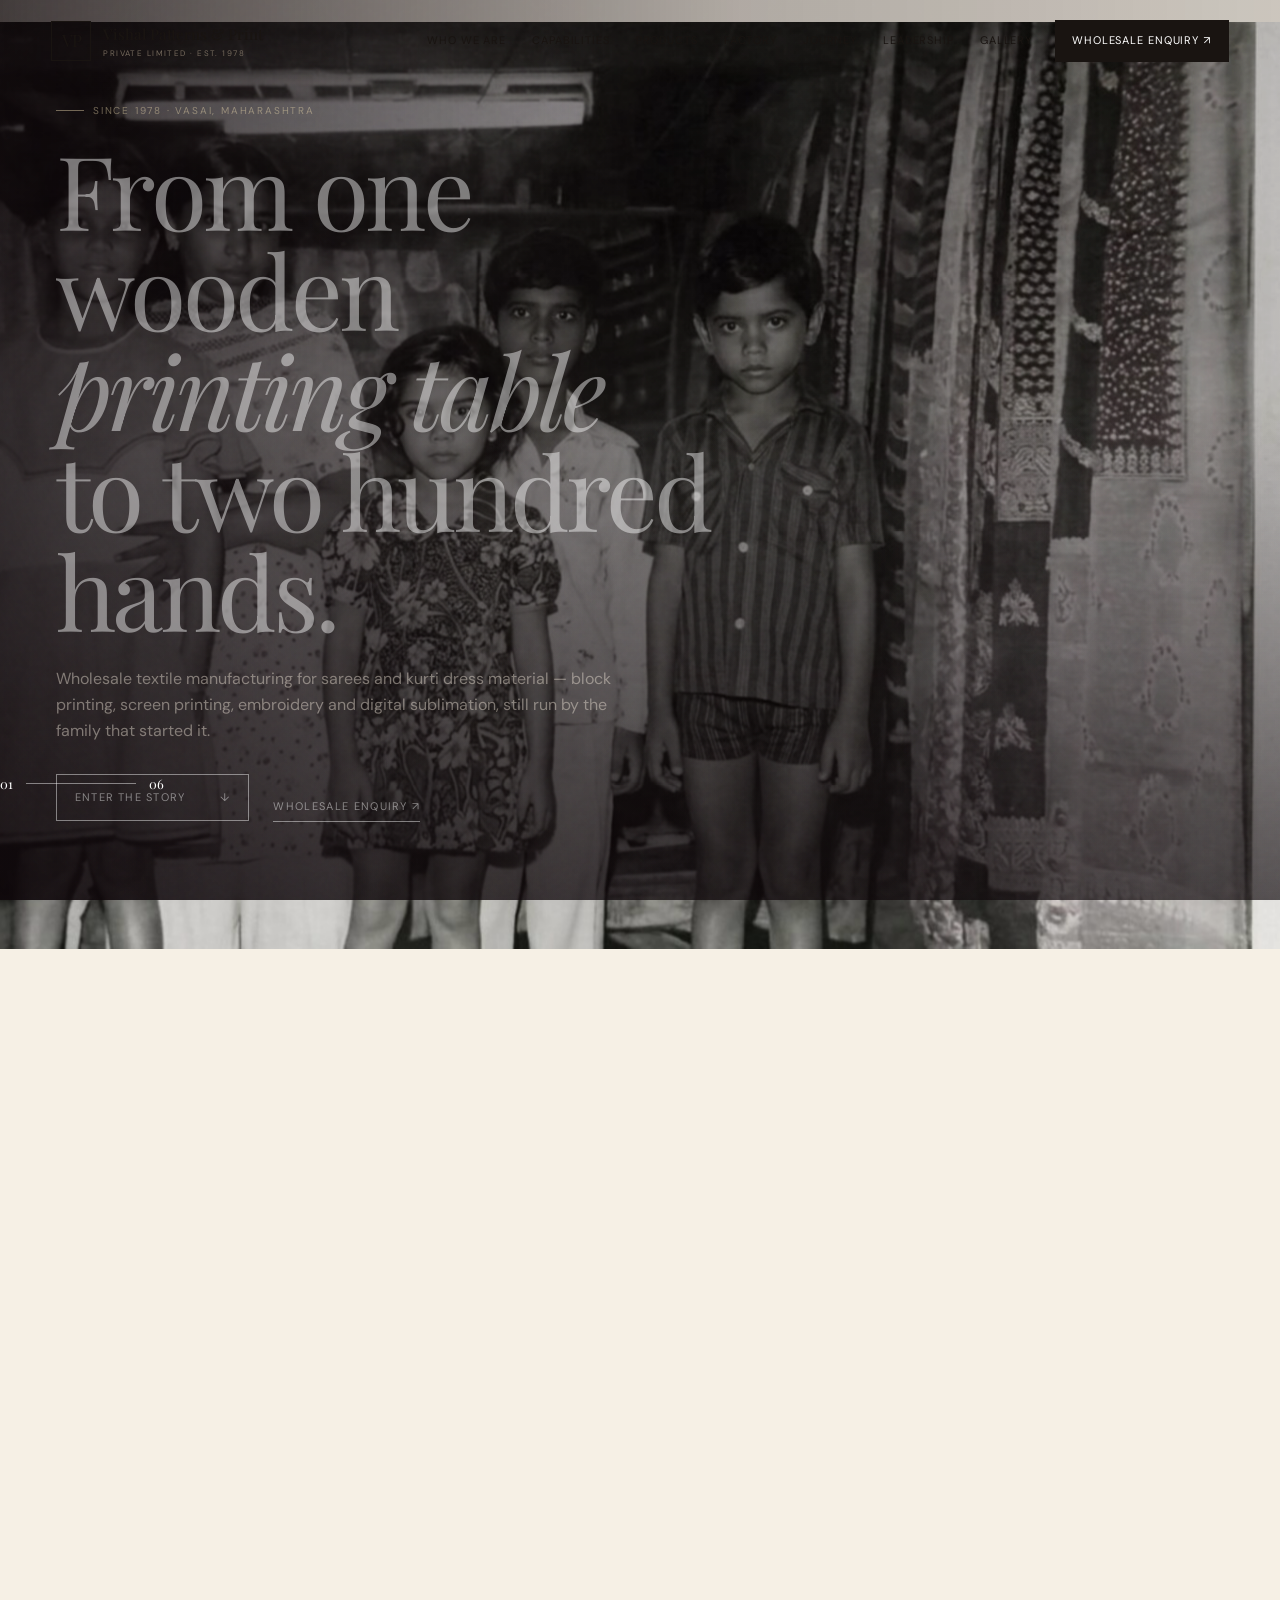
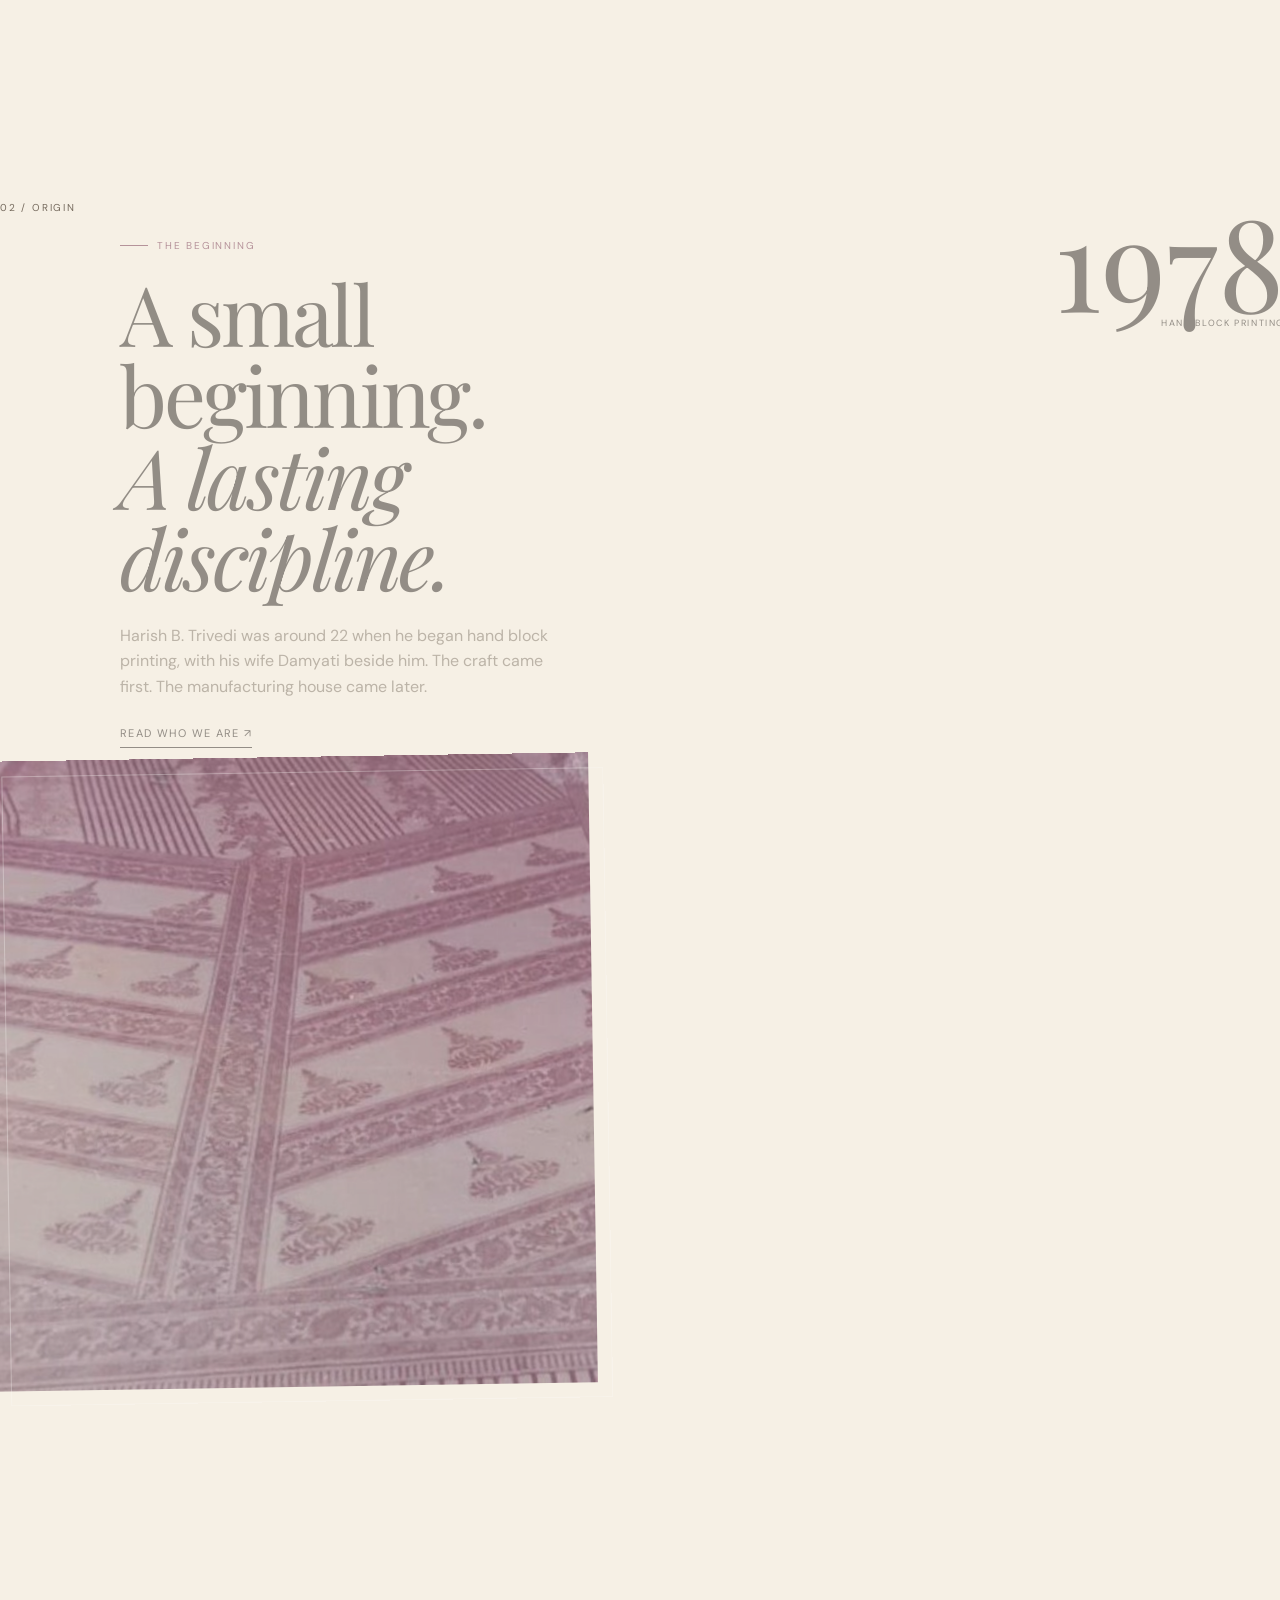
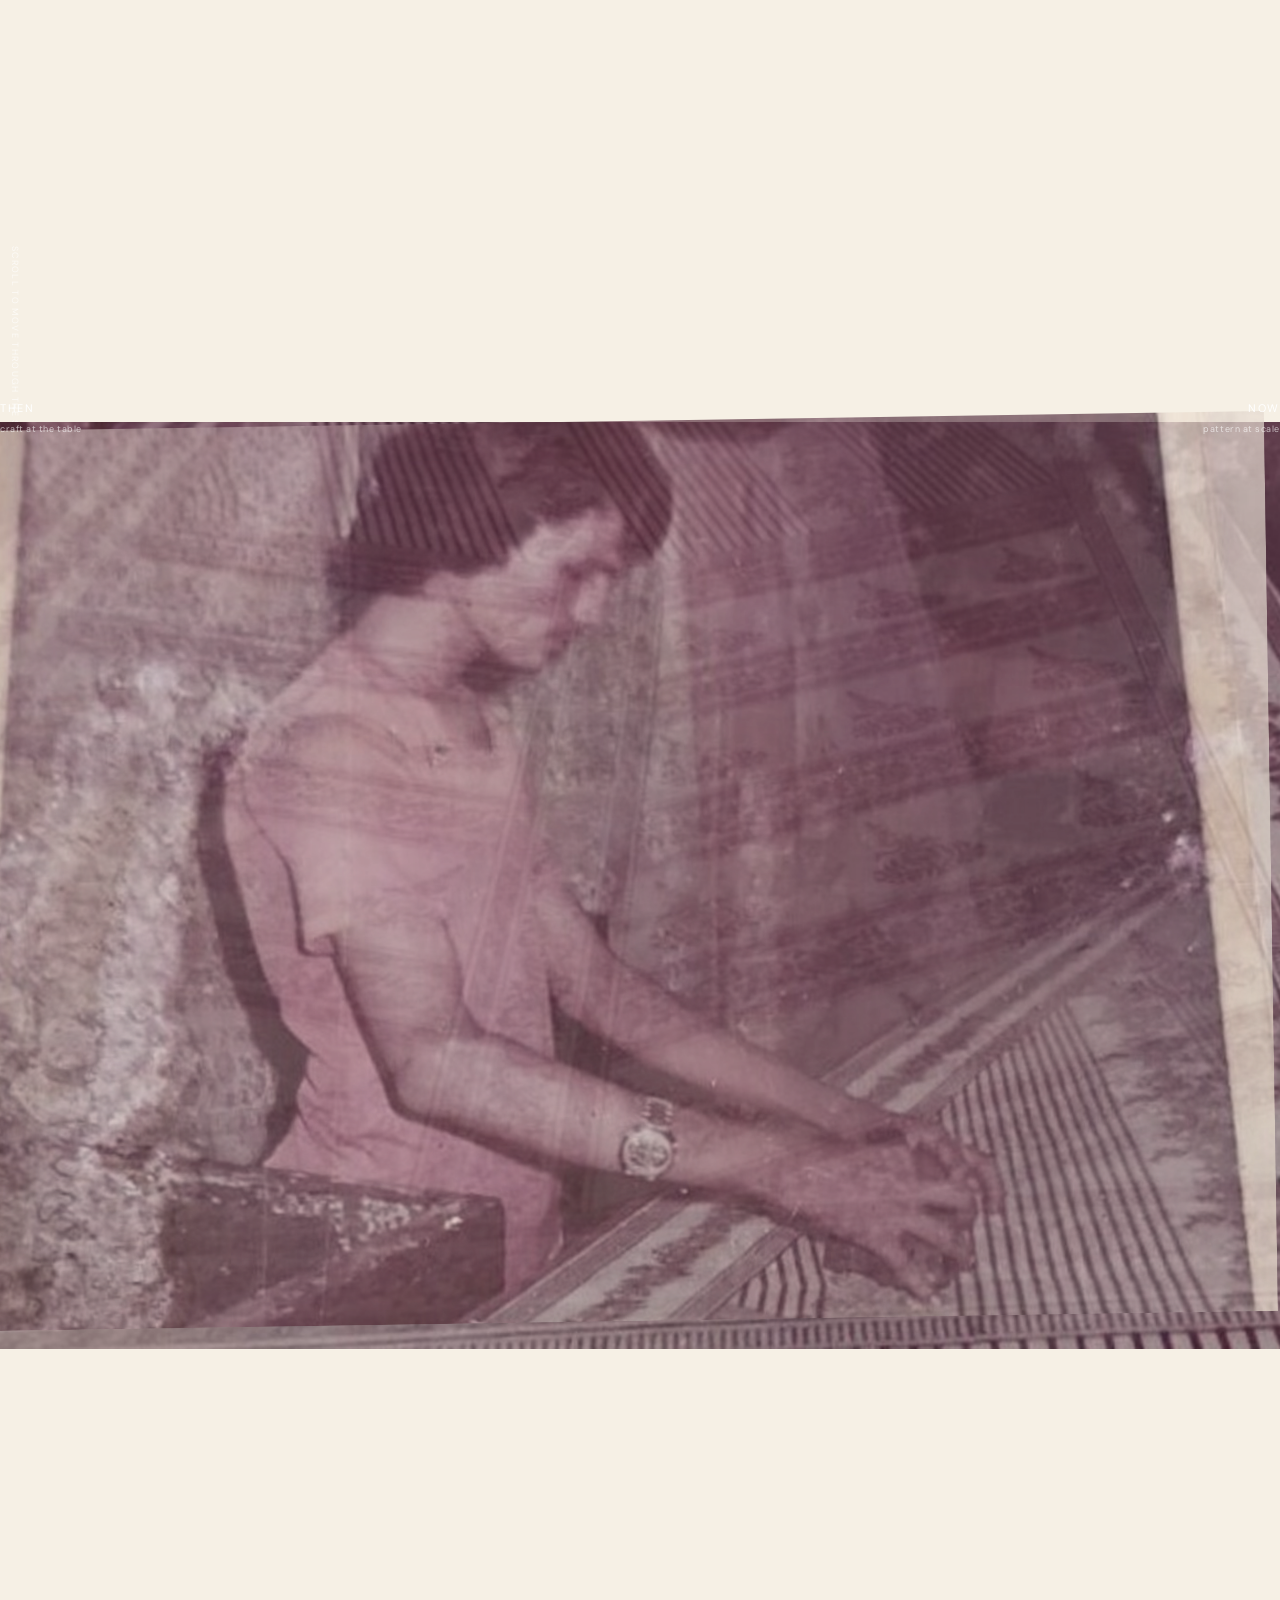
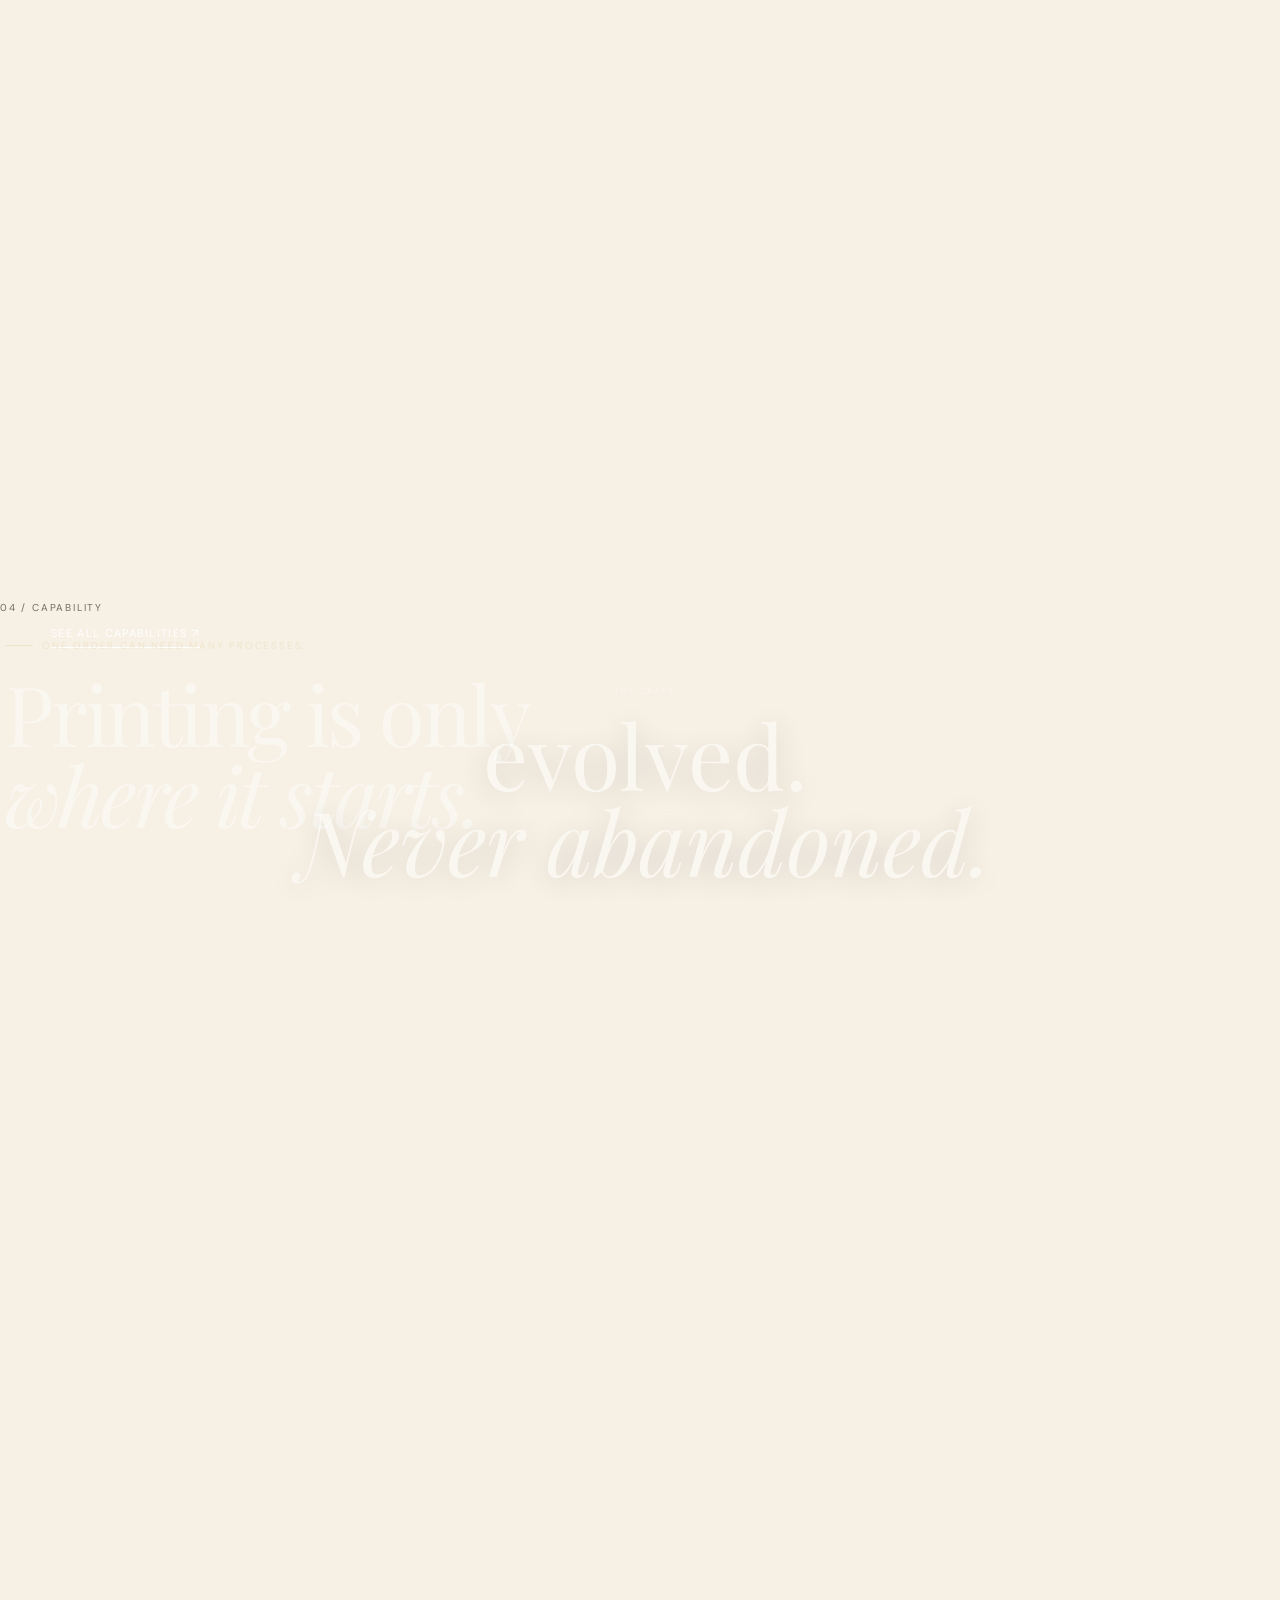
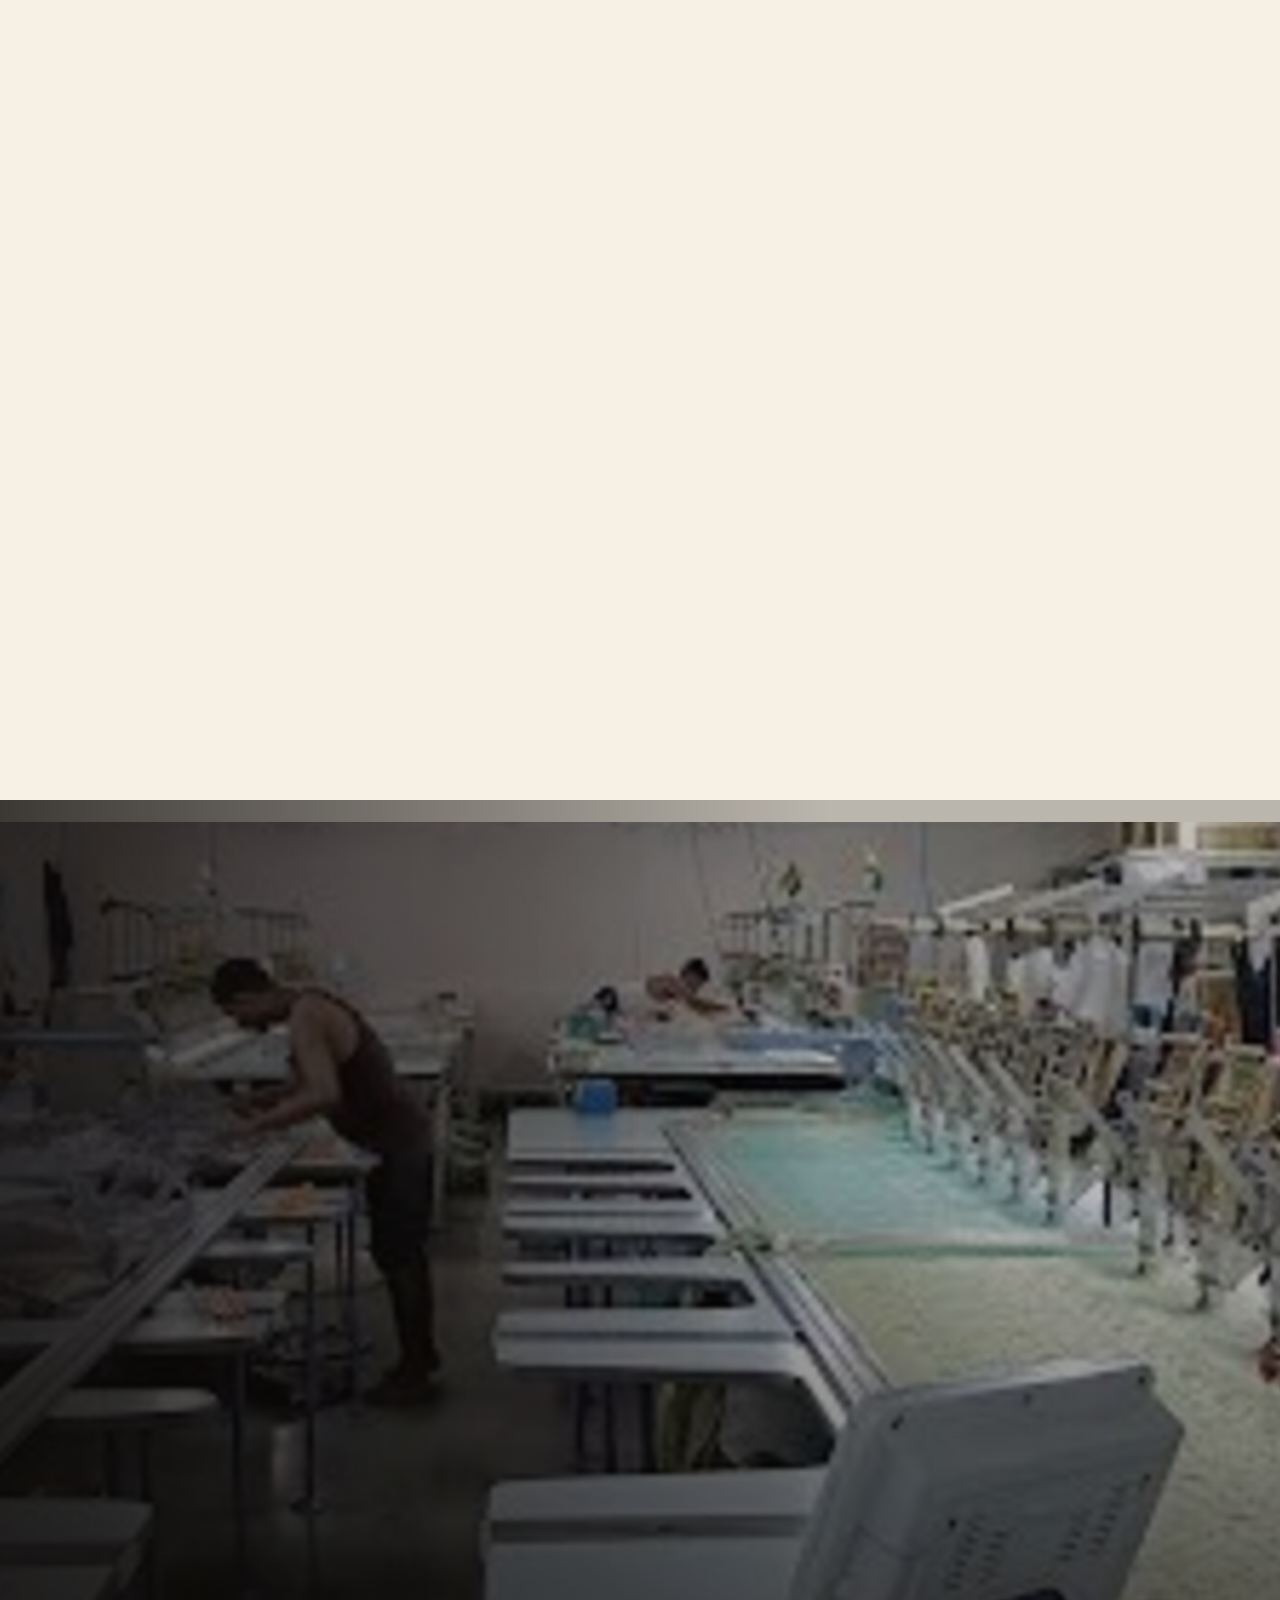
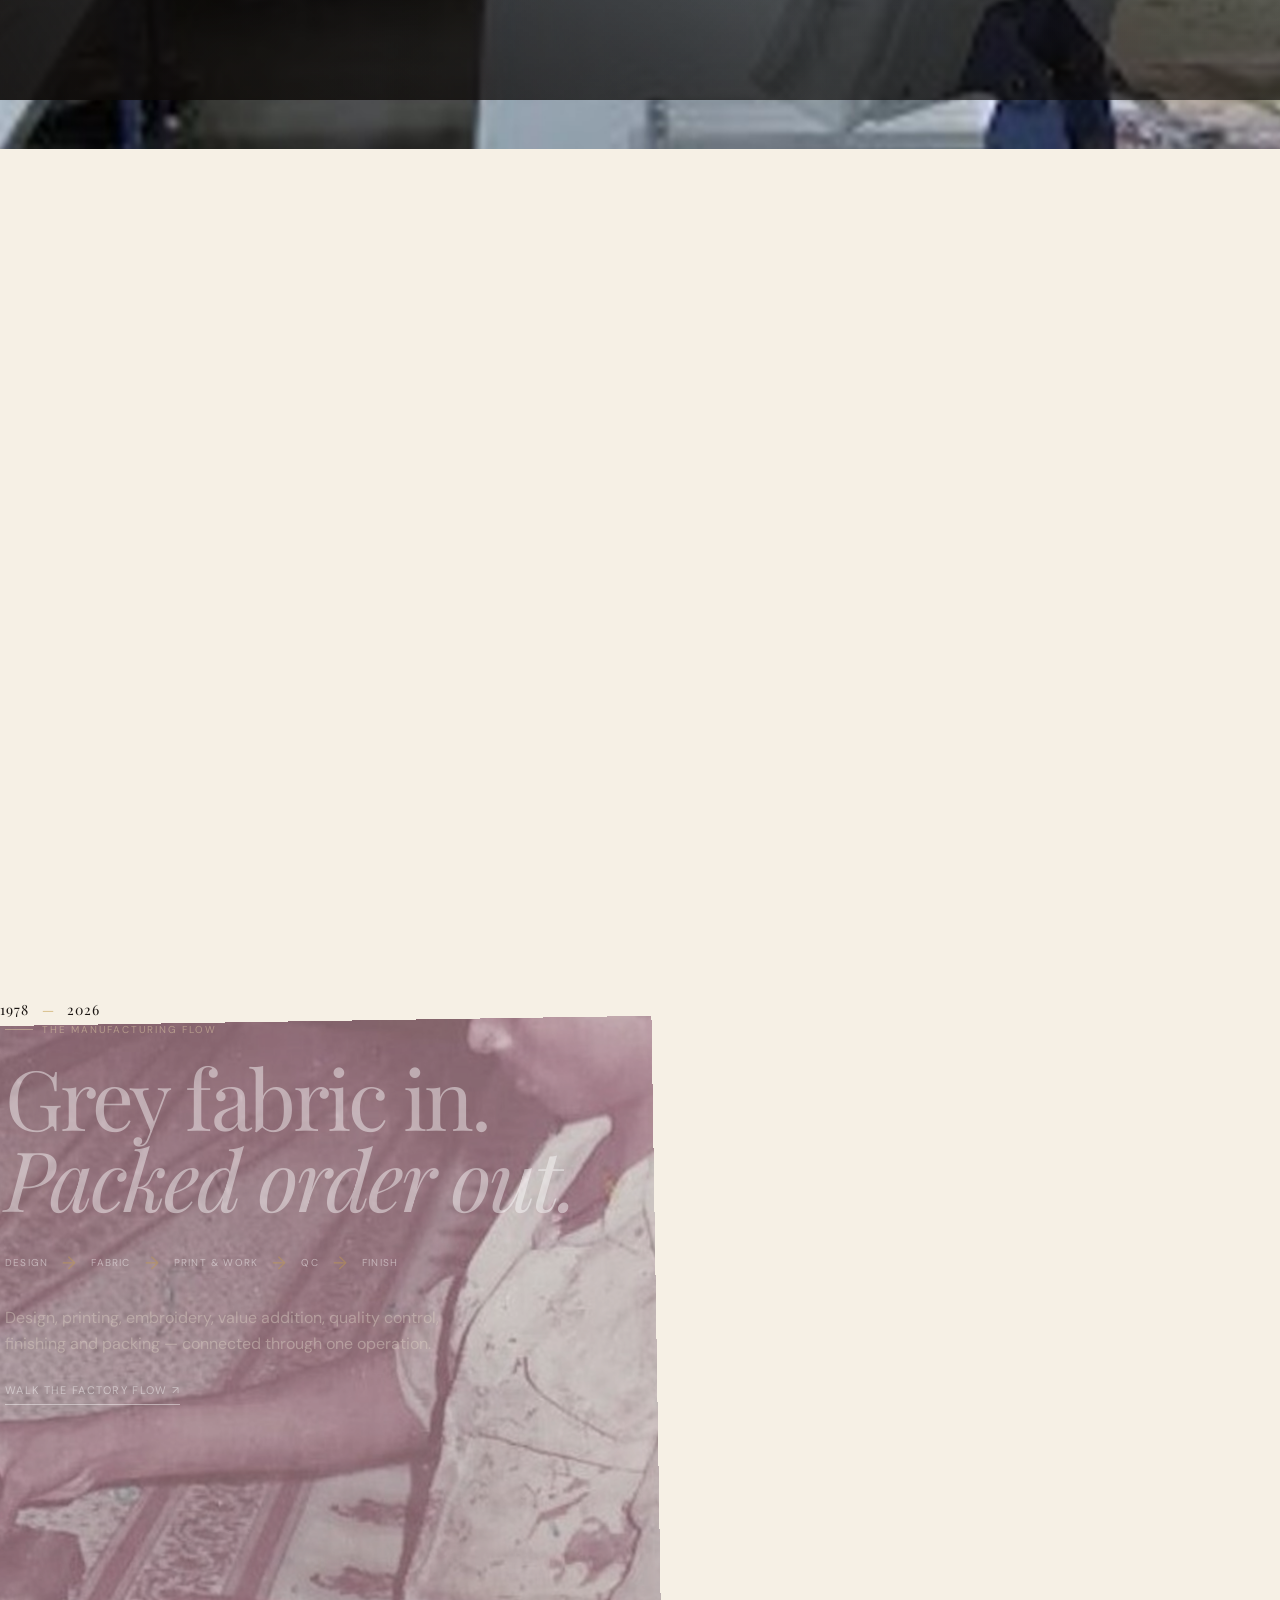
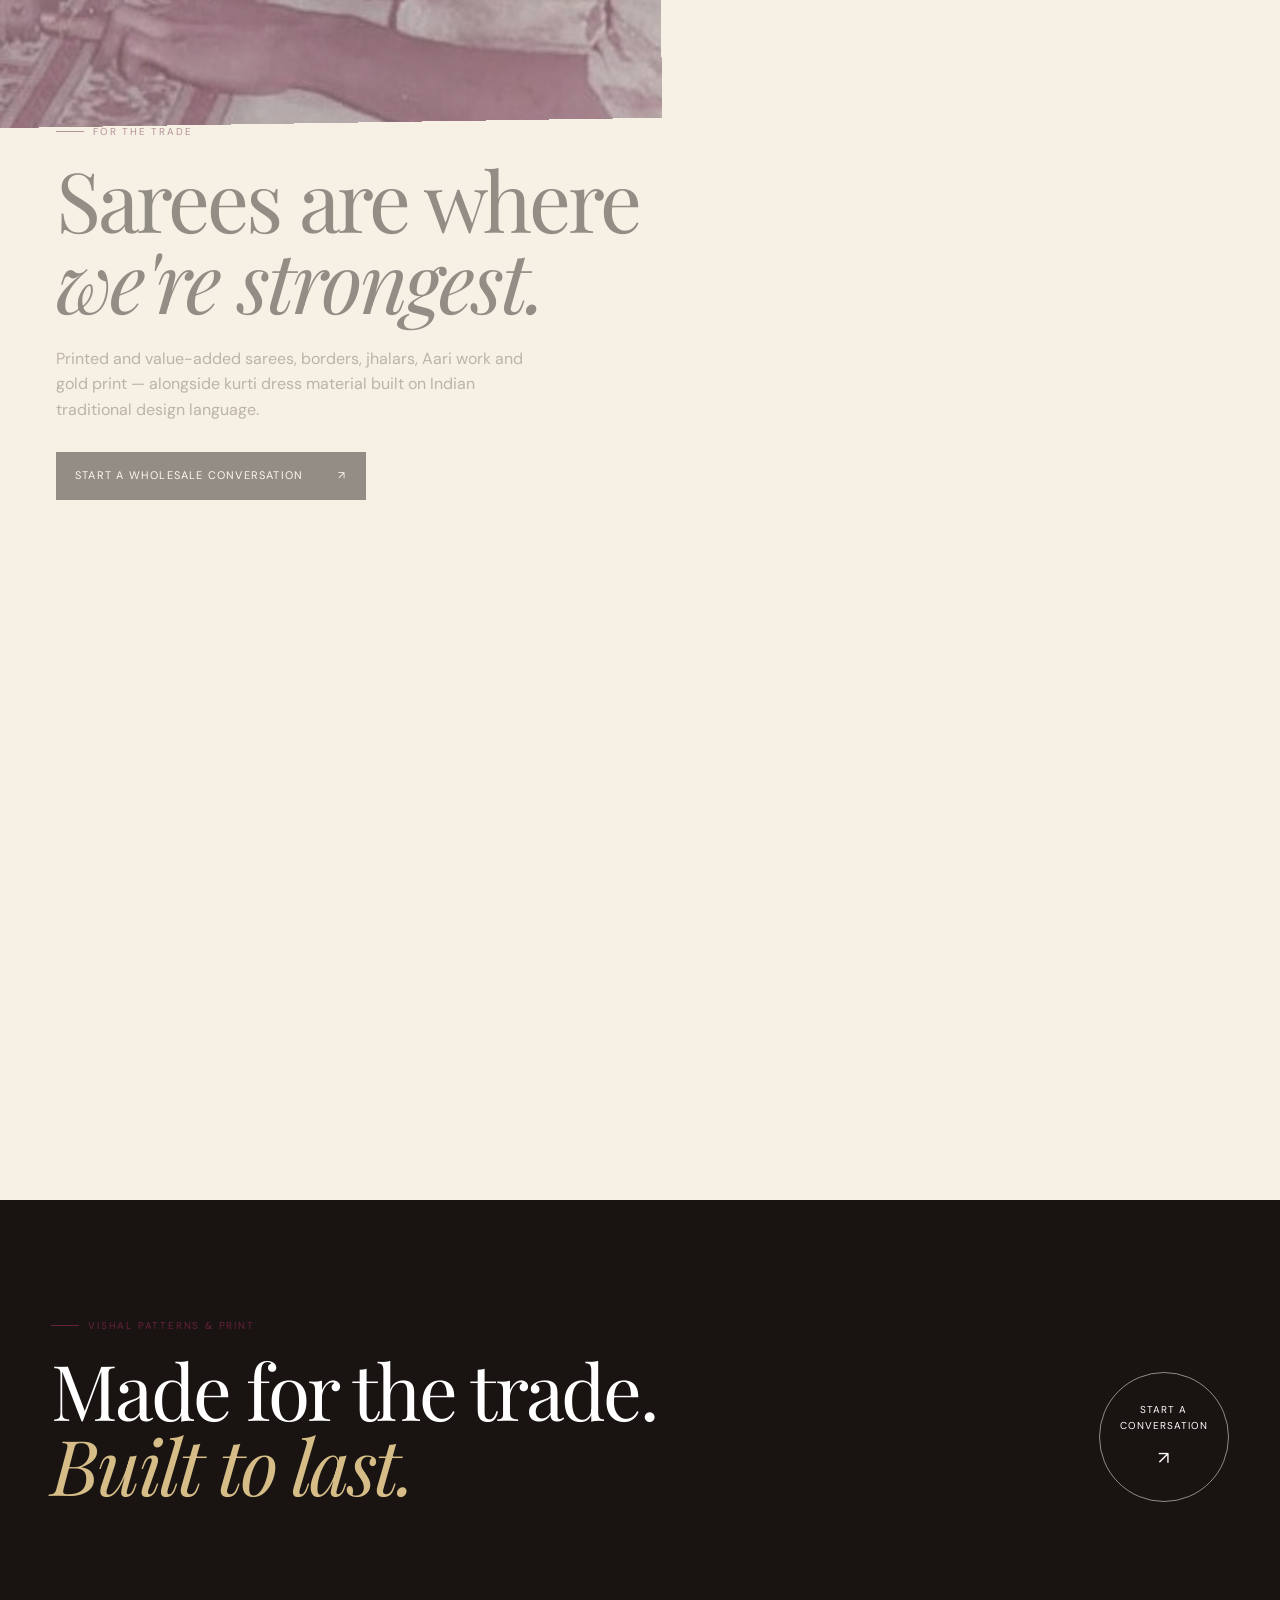
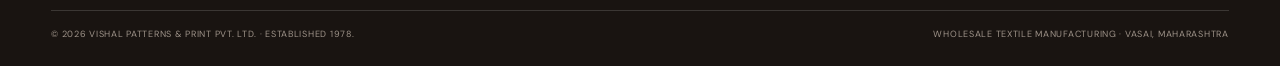
<file: index.html>
<!doctype html><html lang="en"><head><meta charset="utf-8"><meta name="viewport" content="width=device-width,initial-scale=1"><title>Vishal Patterns & Print — Wholesale Textile Manufacturing Since 1978</title><meta name="description" content="Wholesale saree and kurti fabric manufacturing from Vasai, Maharashtra. A family-run textile manufacturing house since 1978."><link rel="stylesheet" href="style.css"><link rel="preconnect" href="https://fonts.googleapis.com"><link rel="preconnect" href="https://fonts.gstatic.com" crossorigin><link href="https://fonts.googleapis.com/css2?family=DM+Sans:wght@400;500;600&family=Playfair+Display:ital,wght@0,400;0,500;0,600;1,400;1,500&display=swap" rel="stylesheet"></head><body class="home"><nav class="nav" data-nav><a class="brand" href="index.html"><span class="brand-mark">VP</span><span class="brand-copy"><b>Vishal Patterns &amp; Print</b><small>PRIVATE LIMITED · EST. 1978</small></span></a><div class="nav-links"><a href="about.html" class="">Who We Are</a><a href="capabilities.html" class="">Capabilities</a><a href="products.html" class="">Products</a><a href="factory.html" class="">Factory</a><a href="journey.html" class="">Journey</a><a href="leadership.html" class="">Leadership</a><a href="gallery.html" class="">Gallery</a><a href="contact.html" class="nav-cta">Wholesale enquiry <i>↗</i></a></div><button class="nav-burger" aria-label="Open menu"><span></span><span></span><span></span></button></nav><div class="mobile-panel" data-mobile><a href="about.html">Who We Are<span>↗</span></a><a href="capabilities.html">Capabilities<span>↗</span></a><a href="products.html">Products<span>↗</span></a><a href="factory.html">Factory<span>↗</span></a><a href="journey.html">Journey<span>↗</span></a><a href="leadership.html">Leadership<span>↗</span></a><a href="gallery.html">Gallery<span>↗</span></a><a class="mobile-cta" href="contact.html">Wholesale enquiry <span>↗</span></a></div><main><section class="film-hero scene" data-scene data-pin><div class="scene-bg depth-bg"><img src="assets/review-temp-09.jpg" alt=""></div><div class="film-wash"></div><div class="hero-grain"></div><div class="hero-copy depth-fg"><span class="eyebrow light">Since 1978 · Vasai, Maharashtra</span><h1>From one wooden<br><i>printing table</i><br>to two hundred hands.</h1><p>Wholesale textile manufacturing for sarees and kurti dress material — block printing, screen printing, embroidery and digital sublimation, still run by the family that started it.</p><div class="hero-actions"><a class="btn light-btn" href="about.html">Enter the story <span>↓</span></a><a class="text-link light" href="contact.html">Wholesale enquiry ↗</a></div></div><div class="hero-index"><span>01</span><i></i><span>06</span></div><div class="scroll-note"><span>Scroll to move through the story</span><b>↓</b></div></section><section class="cinema scene cream-scene" data-scene data-pin><div class="scene-number">02 / ORIGIN</div><div class="scene-copy left depth-fg"><span class="eyebrow">The beginning</span><h2>A small beginning.<br><i>A lasting discipline.</i></h2><p>Harish B. Trivedi was around 22 when he began hand block printing, with his wife Damyati beside him. The craft came first. The manufacturing house came later.</p><a class="text-link" href="about.html">Read who we are ↗</a></div><div class="origin-photo depth-mid"><img src="assets/review-temp-04.jpg" alt="Archival textile printing photograph"></div><div class="origin-detail depth-fg"><span>1978</span><small>hand block printing</small></div></section><section class="compare-film scene" data-scene data-pin><div class="compare-old depth-bg"><img src="assets/review-temp-04.jpg" alt=""></div><div class="compare-new depth-mid"><img src="assets/review-temp-05.jpg" alt=""></div><div class="compare-line"></div><div class="compare-label old">THEN <small>craft at the table</small></div><div class="compare-label new">NOW <small>pattern at scale</small></div><div class="compare-title depth-fg"><span>THE CRAFT</span><strong>evolved.<br><i>Never abandoned.</i></strong></div></section><section class="process-film scene wine-scene" data-scene data-pin><div class="scene-number">04 / CAPABILITY</div><div class="process-intro depth-fg"><span class="eyebrow light">One order can need many processes.</span><h2>Printing is only<br><i>where it starts.</i></h2></div><div class="process-stack depth-mid"><article><span>01</span><b>Screen &amp; pigment</b><em>production-scale printing</em></article><article><span>02</span><b>Digital sublimation</b><em>fine, detailed colour</em></article><article><span>03</span><b>Computer embroidery</b><em>borders &amp; motifs</em></article><article><span>04</span><b>Aari &amp; chain stitch</b><em>surface value addition</em></article></div><a class="text-link light process-link" href="capabilities.html">See all capabilities ↗</a></section><section class="factory-film scene" data-scene data-pin><div class="factory-image depth-bg"><img src="assets/review-temp-08.jpg" alt="Embroidery production floor"></div><div class="factory-overlay"></div><div class="factory-copy depth-fg"><span class="eyebrow light">The manufacturing flow</span><h2>Grey fabric in.<br><i>Packed order out.</i></h2><div class="flow-line"><span>Design</span><i>→</i><span>Fabric</span><i>→</i><span>Print &amp; work</span><i>→</i><span>QC</span><i>→</i><span>Finish</span></div><p>Design, printing, embroidery, value addition, quality control, finishing and packing — connected through one operation.</p><a class="text-link light" href="factory.html">Walk the factory flow ↗</a></div></section><section class="final-film scene cream-scene" data-scene data-pin><div class="final-art depth-mid"><img src="assets/review-temp-06.jpg" alt="Textile surface detail"></div><div class="final-copy depth-fg"><span class="eyebrow">For the trade</span><h2>Sarees are where<br><i>we're strongest.</i></h2><p>Printed and value-added sarees, borders, jhalars, Aari work and gold print — alongside kurti dress material built on Indian traditional design language.</p><a class="btn dark-btn" href="contact.html">Start a wholesale conversation <span>↗</span></a></div><div class="final-year">1978 <span>—</span> 2026</div></section></main><footer class="footer"><div class="footer-top"><div><span class="eyebrow">Vishal Patterns &amp; Print</span><h2>Made for the trade.<br><em>Built to last.</em></h2></div><a class="circle-cta" href="contact.html"><span>Start a<br>conversation</span><b>↗</b></a></div><div class="footer-bottom"><span>© 2026 Vishal Patterns &amp; Print Pvt. Ltd. · Established 1978.</span><span>Wholesale textile manufacturing · Vasai, Maharashtra</span></div></footer><script src="main.js"></script></body></html>
</file>
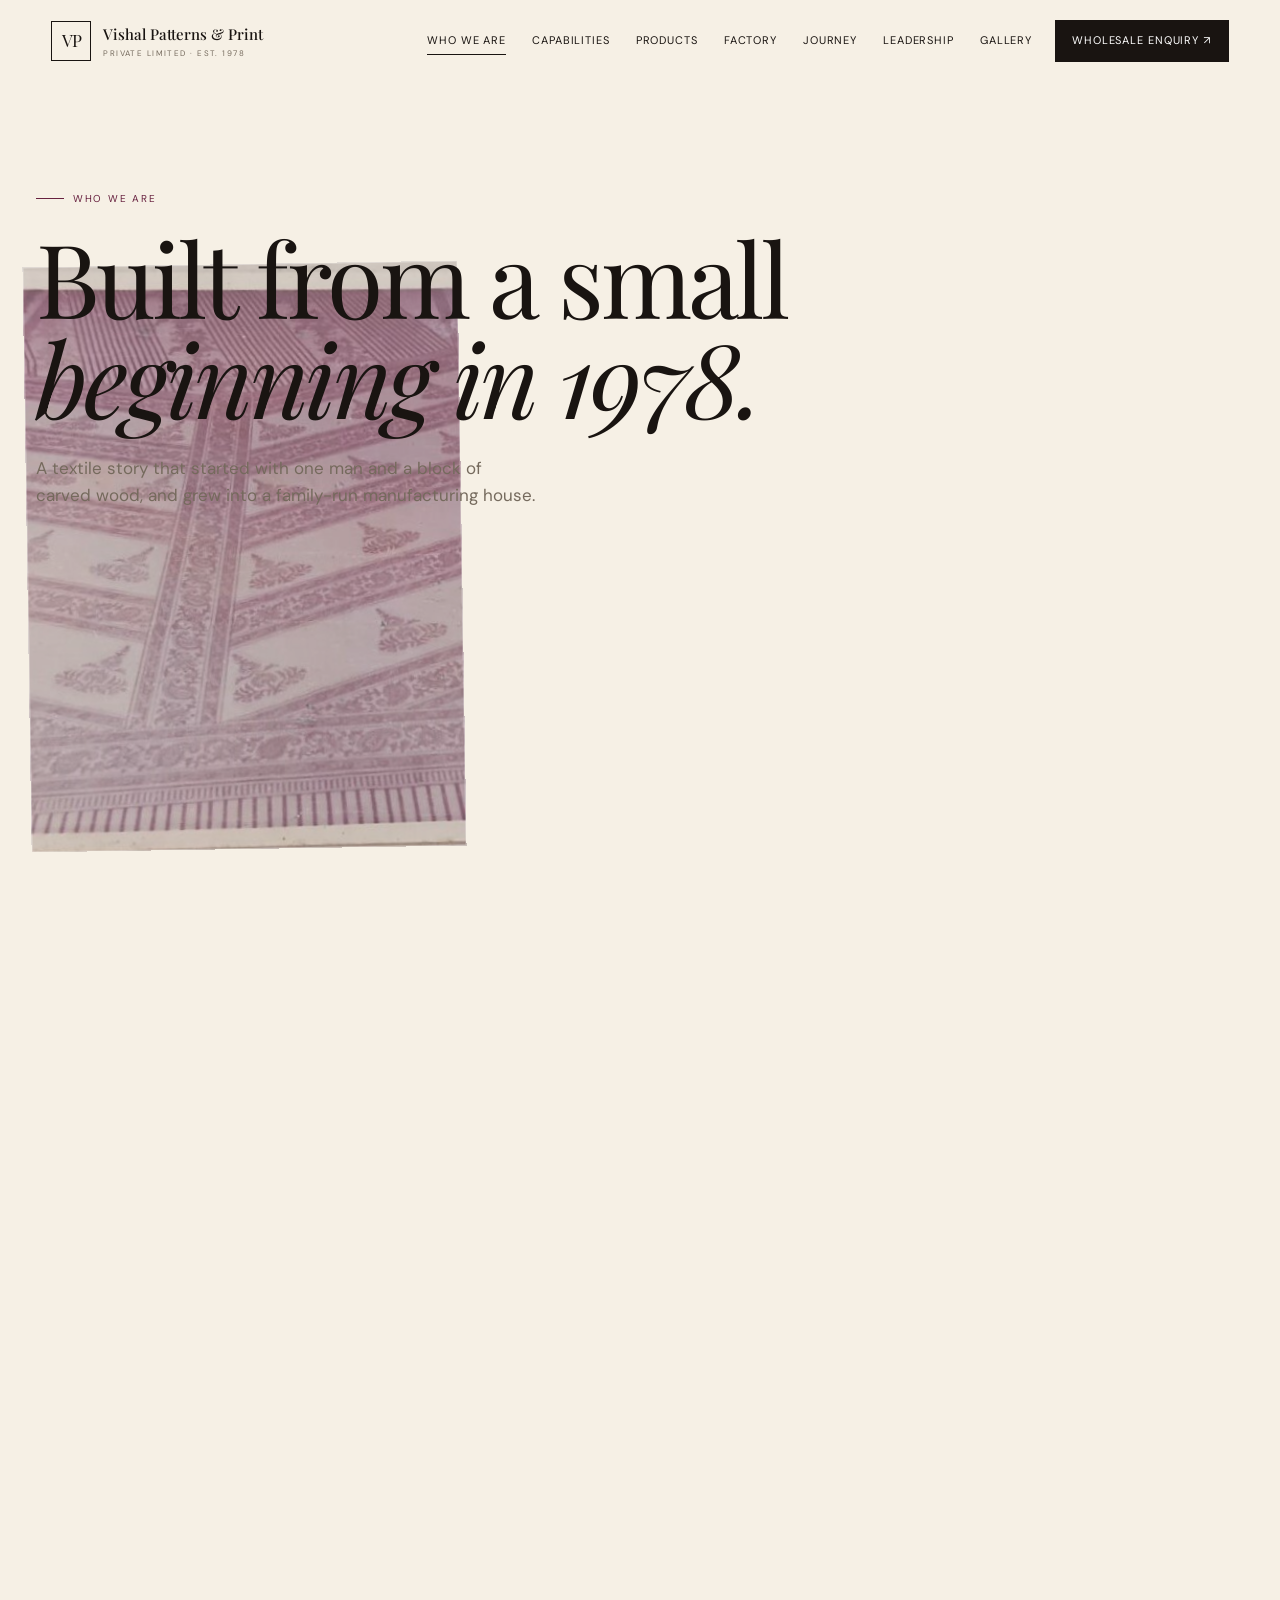
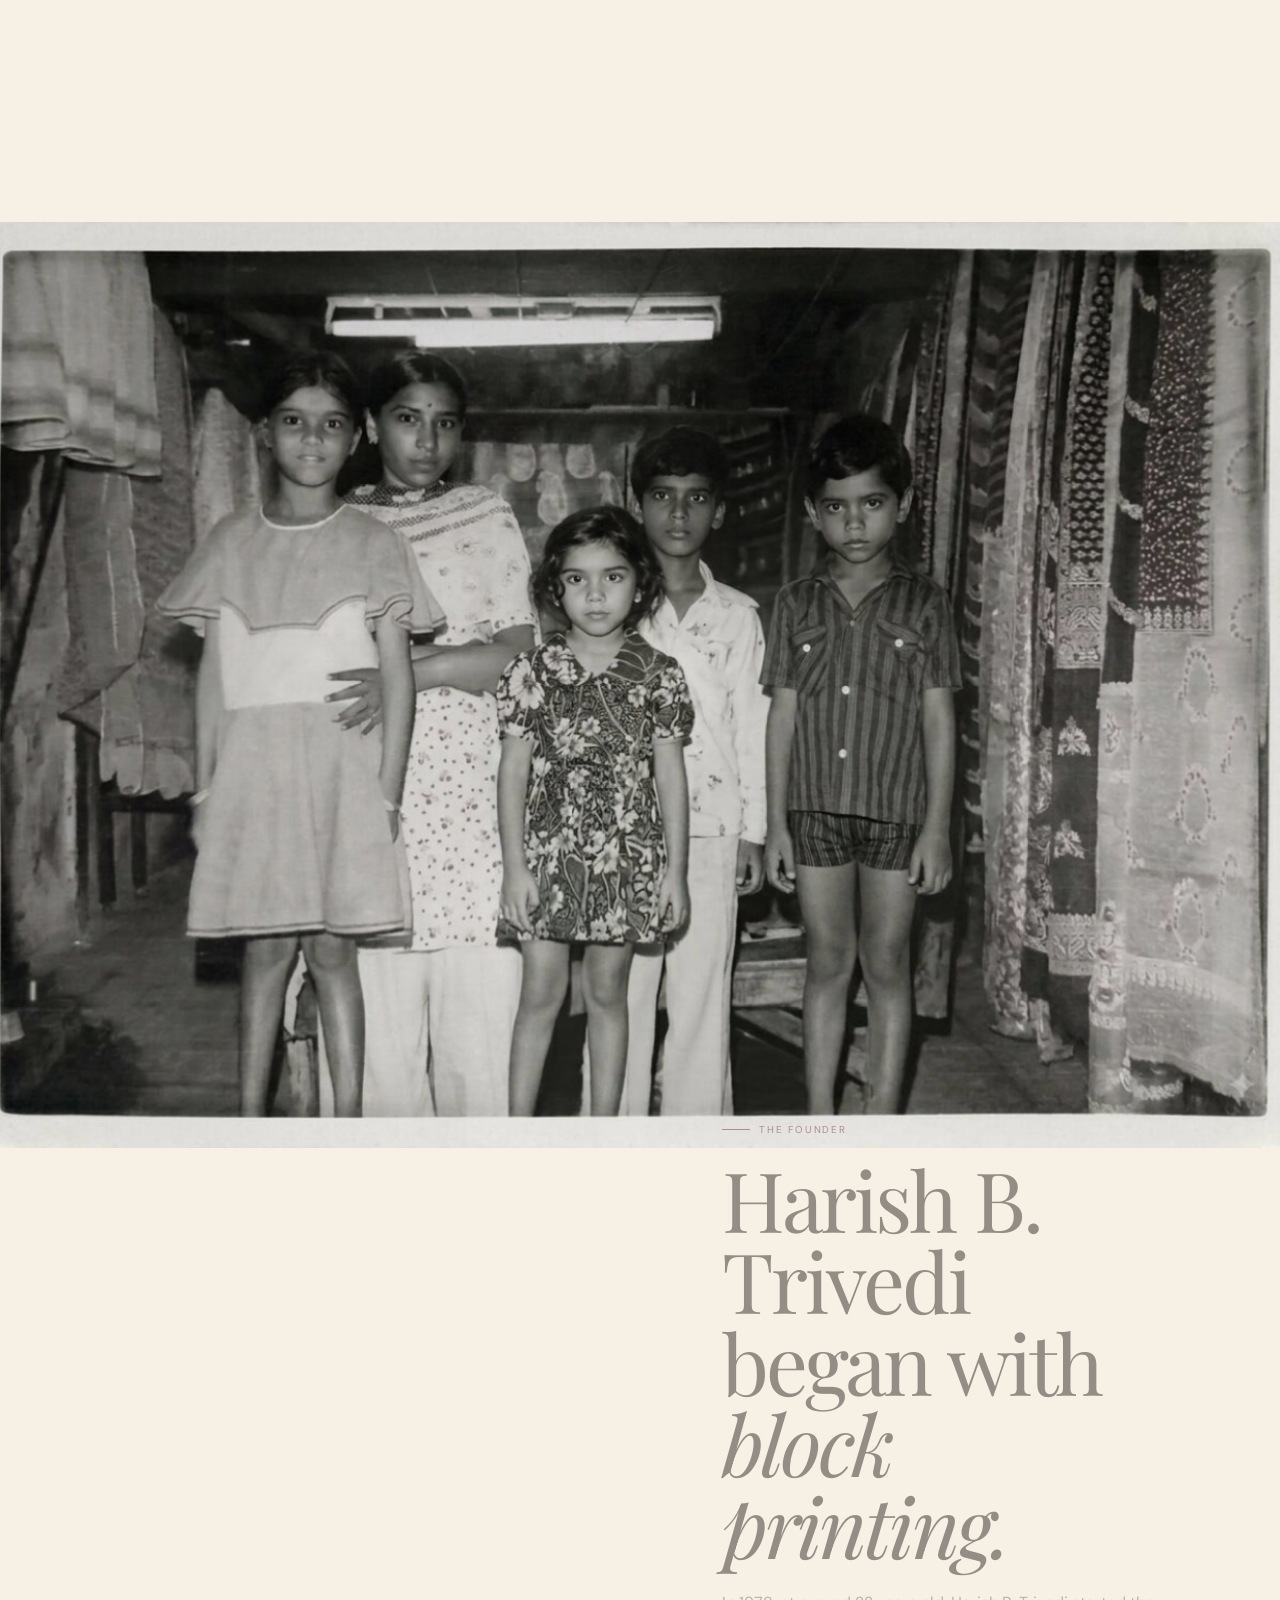
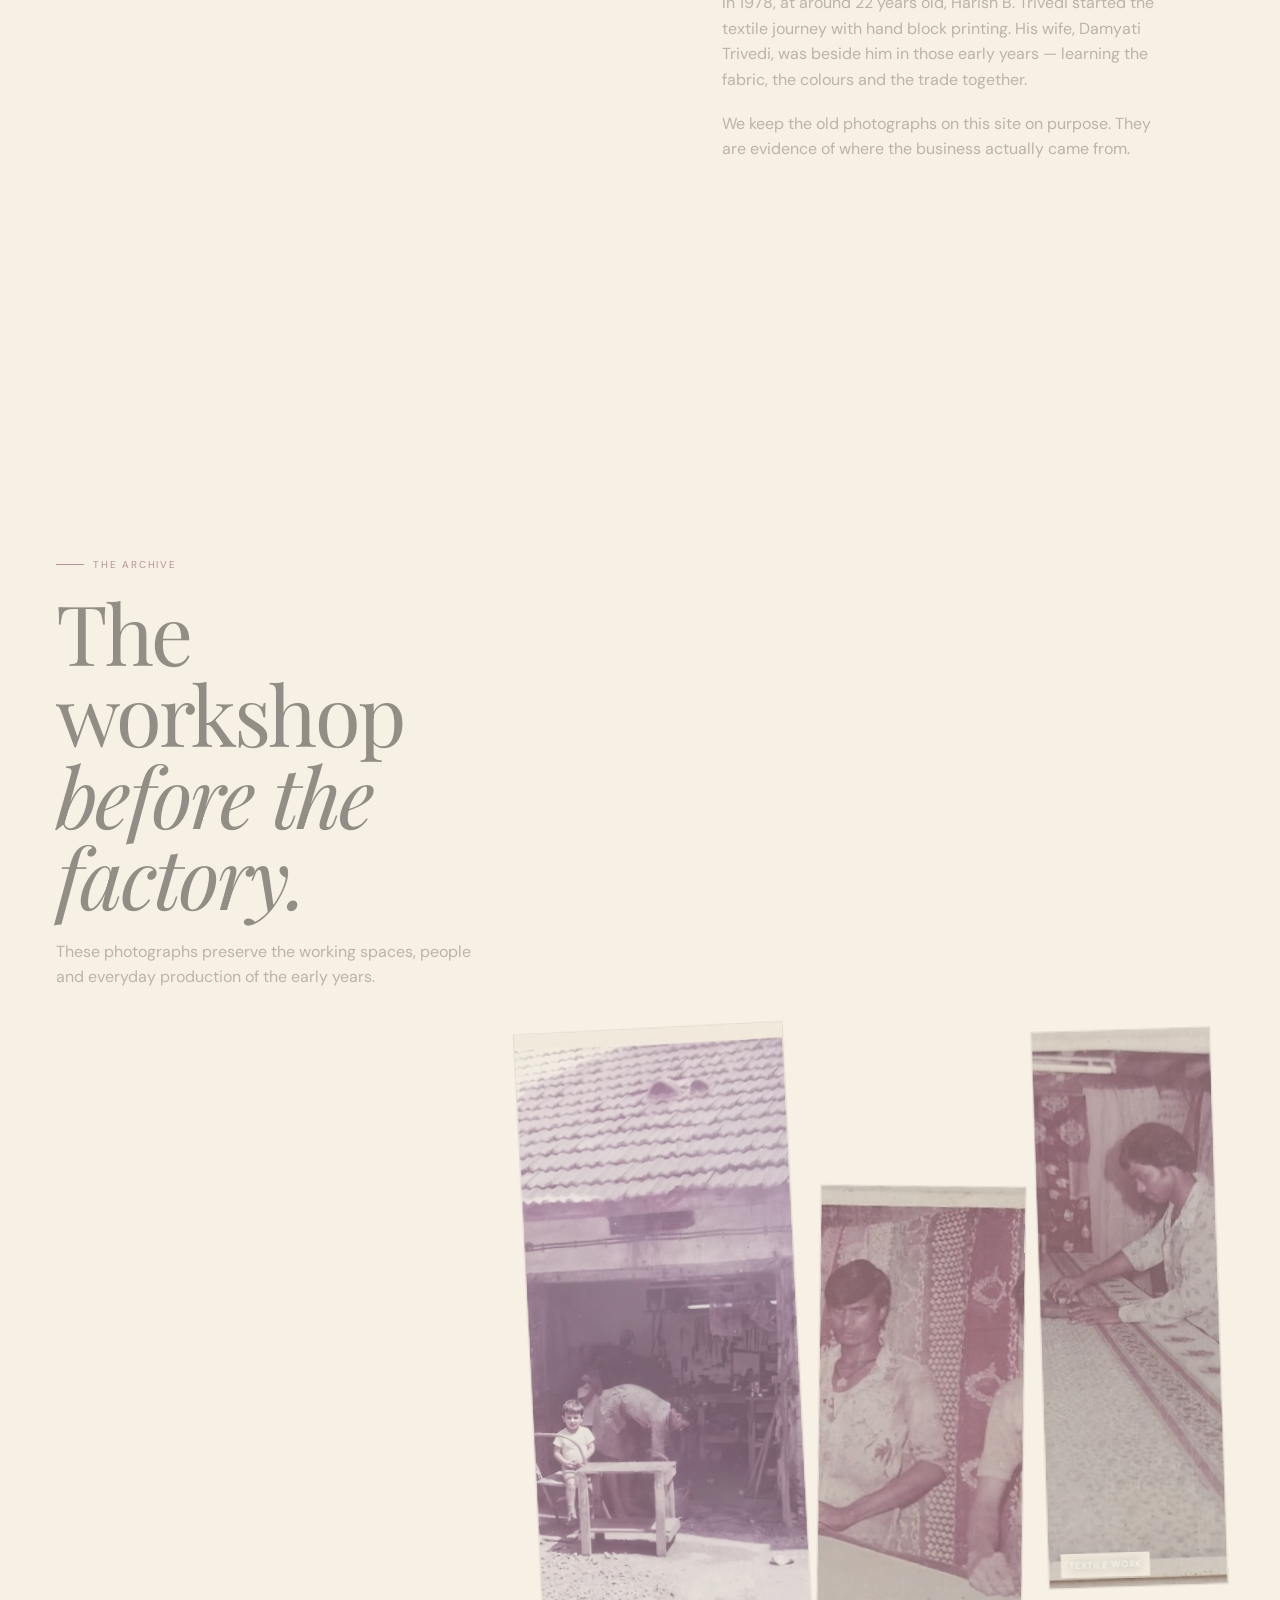
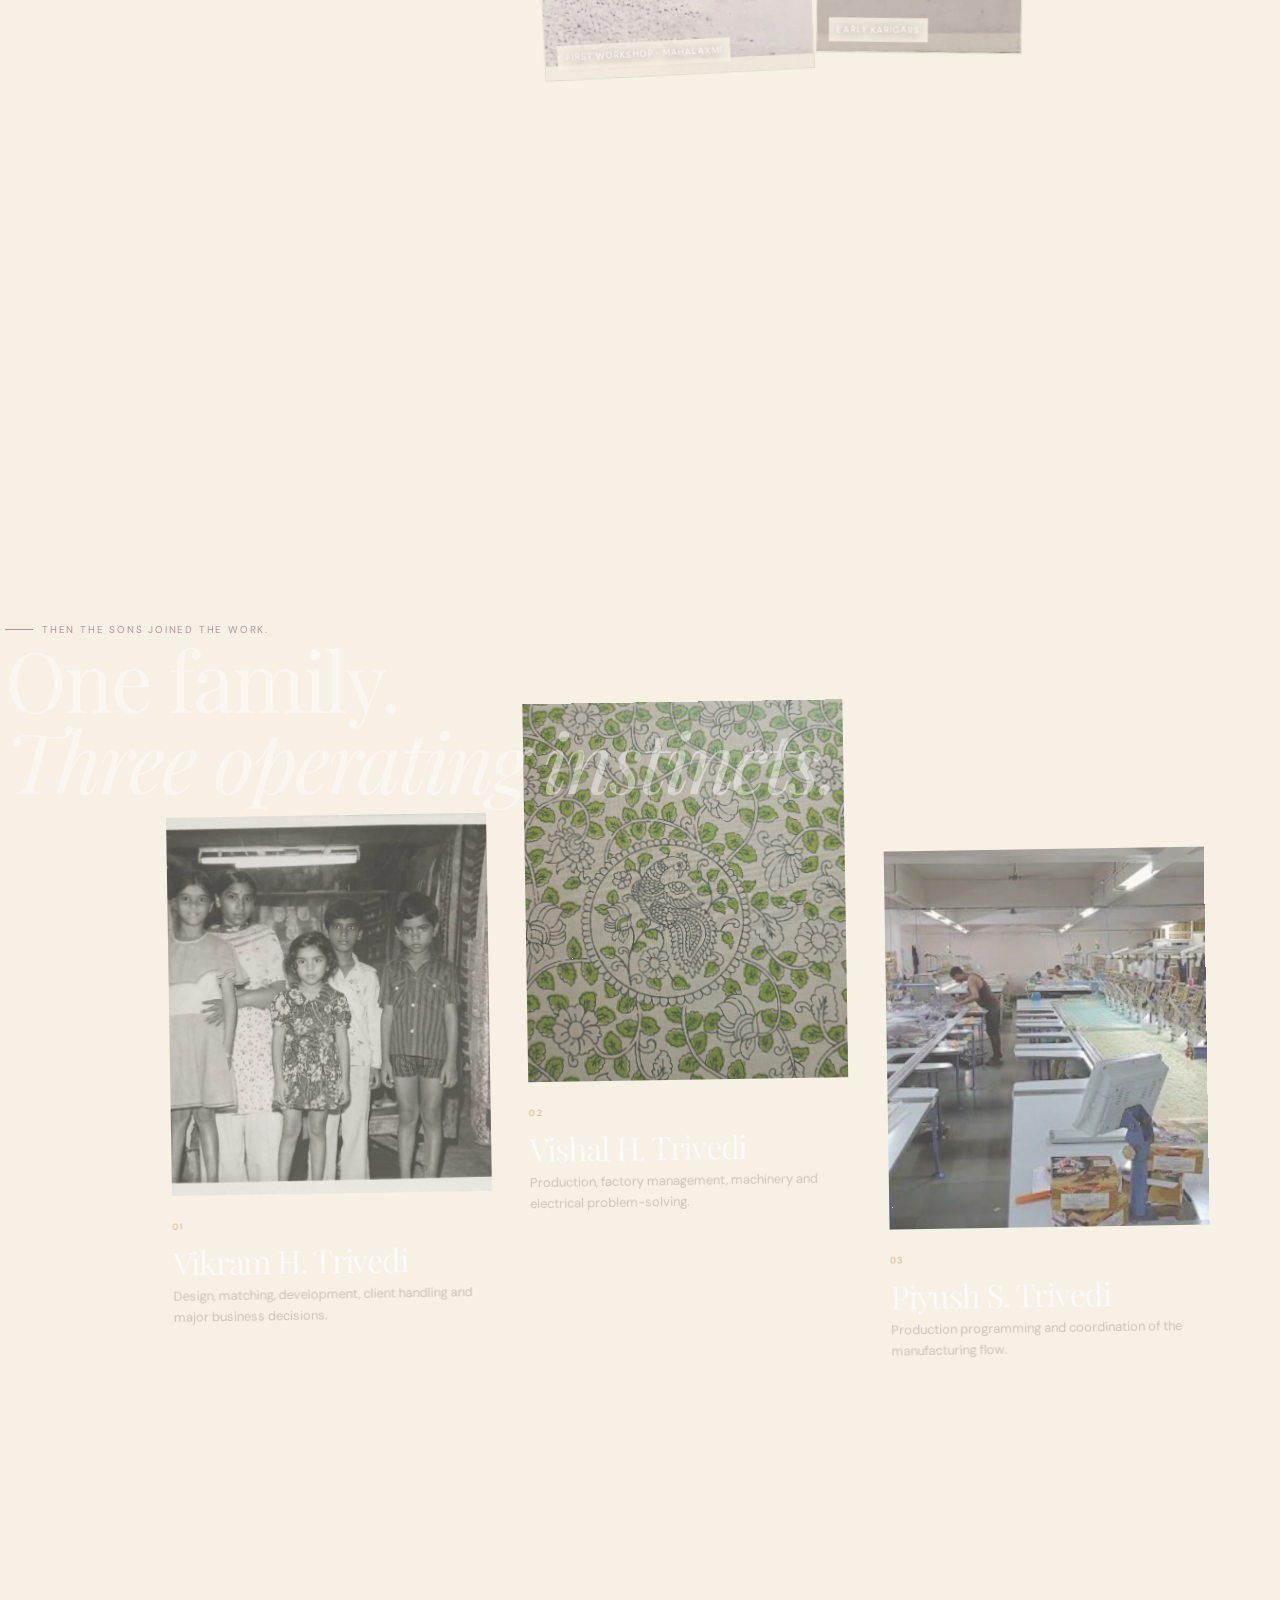
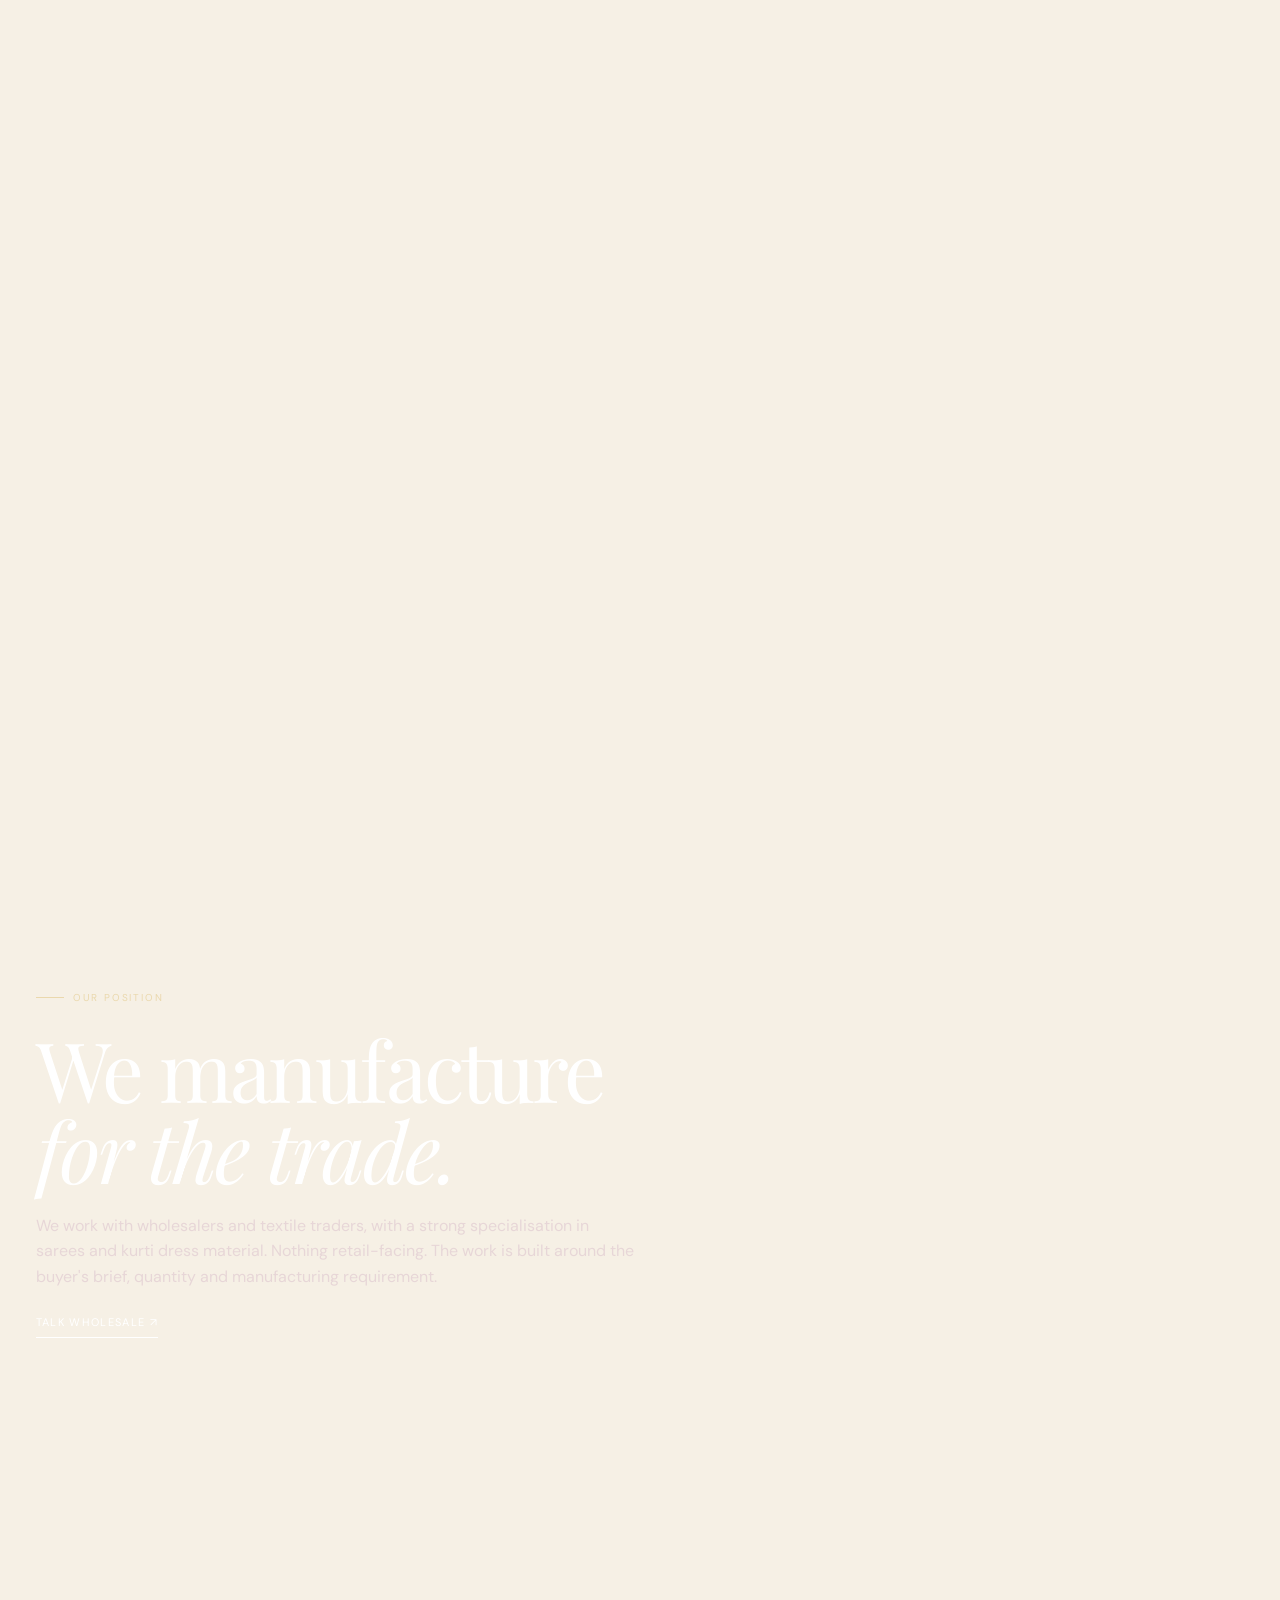
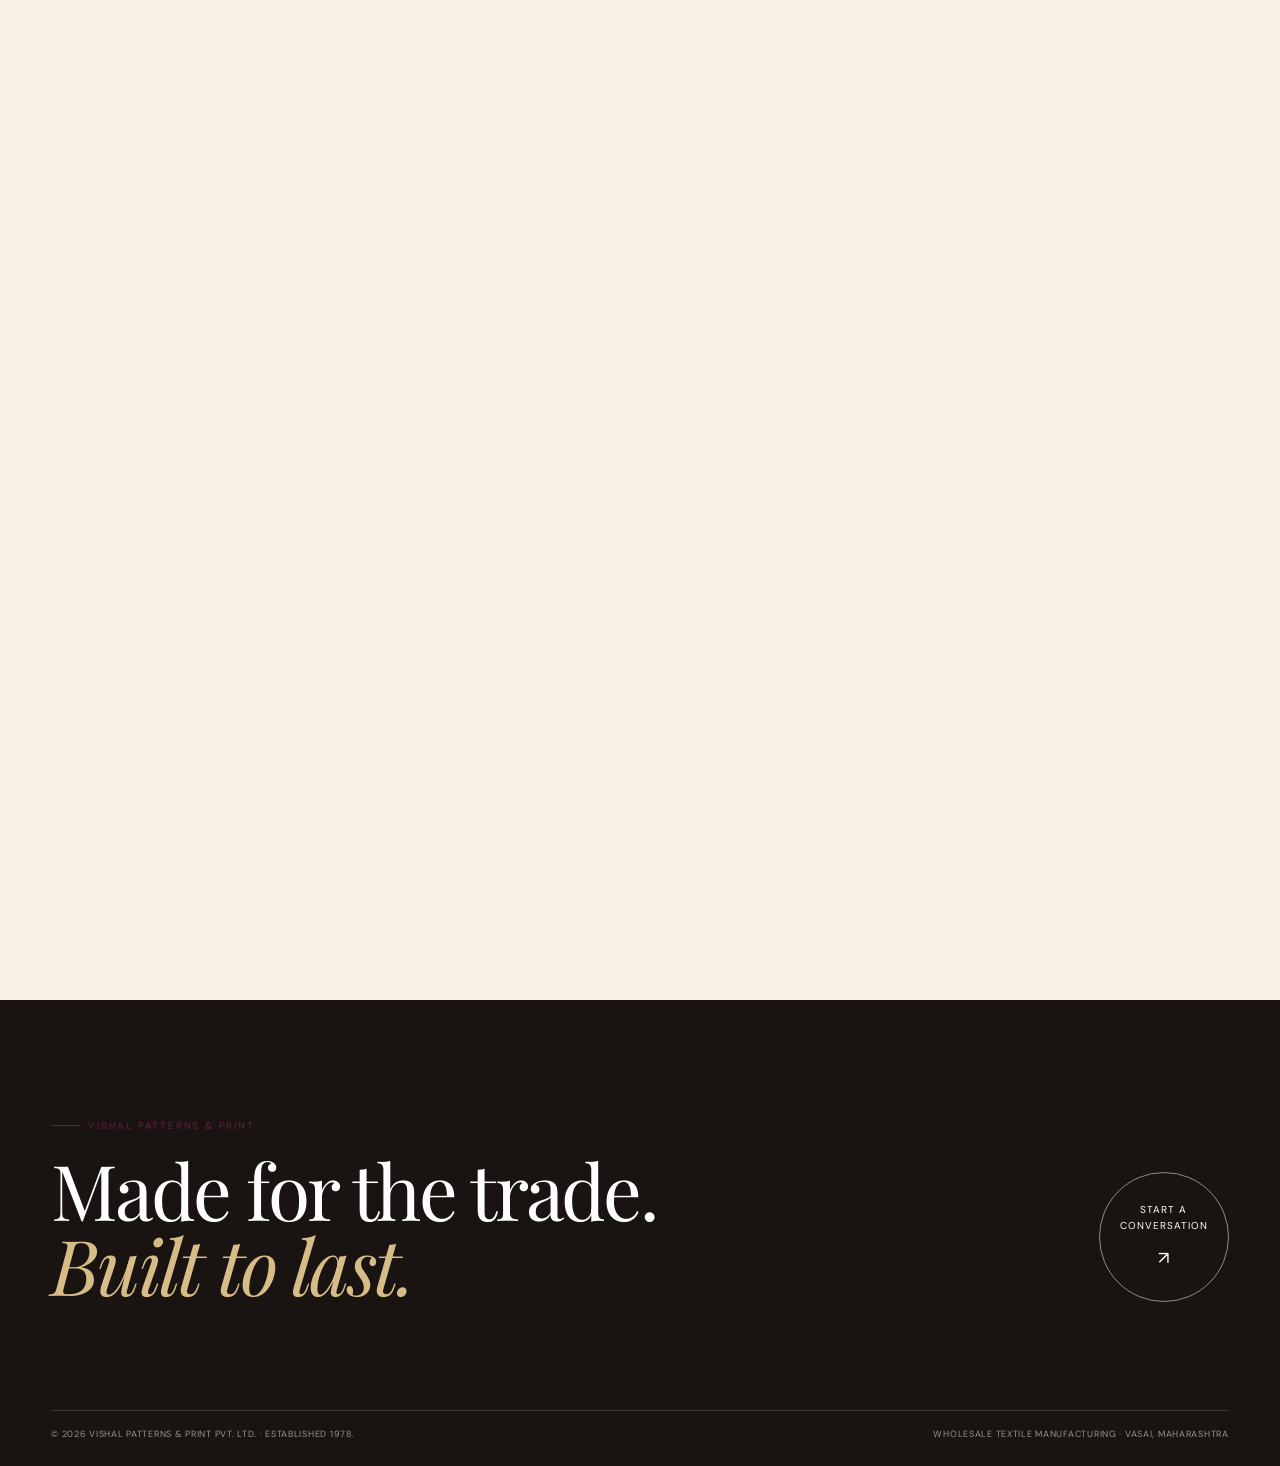
<file: about.html>
<!doctype html><html lang="en"><head><meta charset="utf-8"><meta name="viewport" content="width=device-width,initial-scale=1"><title>Who We Are | Vishal Patterns & Print</title><meta name="description" content="The story of Vishal Patterns & Print — started by Harish B. Trivedi in 1978 and carried forward by the family."><link rel="stylesheet" href="style.css"><link rel="preconnect" href="https://fonts.googleapis.com"><link rel="preconnect" href="https://fonts.gstatic.com" crossorigin><link href="https://fonts.googleapis.com/css2?family=DM+Sans:wght@400;500;600&family=Playfair+Display:ital,wght@0,400;0,500;0,600;1,400;1,500&display=swap" rel="stylesheet"></head><body class=""><nav class="nav" data-nav><a class="brand" href="index.html"><span class="brand-mark">VP</span><span class="brand-copy"><b>Vishal Patterns &amp; Print</b><small>PRIVATE LIMITED · EST. 1978</small></span></a><div class="nav-links"><a href="about.html" class="is-active">Who We Are</a><a href="capabilities.html" class="">Capabilities</a><a href="products.html" class="">Products</a><a href="factory.html" class="">Factory</a><a href="journey.html" class="">Journey</a><a href="leadership.html" class="">Leadership</a><a href="gallery.html" class="">Gallery</a><a href="contact.html" class="nav-cta">Wholesale enquiry <i>↗</i></a></div><button class="nav-burger" aria-label="Open menu"><span></span><span></span><span></span></button></nav><div class="mobile-panel" data-mobile><a href="about.html">Who We Are<span>↗</span></a><a href="capabilities.html">Capabilities<span>↗</span></a><a href="products.html">Products<span>↗</span></a><a href="factory.html">Factory<span>↗</span></a><a href="journey.html">Journey<span>↗</span></a><a href="leadership.html">Leadership<span>↗</span></a><a href="gallery.html">Gallery<span>↗</span></a><a class="mobile-cta" href="contact.html">Wholesale enquiry <span>↗</span></a></div><main><section class="page-intro scene" data-scene data-pin><div class="intro-grid"><span class="eyebrow">Who we are</span><h1>Built from a small<br><i>beginning in 1978.</i></h1><p>A textile story that started with one man and a block of carved wood, and grew into a family-run manufacturing house.</p></div><div class="intro-image depth-mid"><img src="assets/block-saree.jpg" alt=""></div></section><section class="story-split scene cream-scene" data-scene data-pin><div class="story-image depth-bg"><img src="assets/family-first-factory.jpg" alt="The family in the first factory"></div><div class="story-panel depth-fg"><span class="eyebrow">The founder</span><h2>Harish B. Trivedi began with <i>block printing.</i></h2><p>In 1978, at around 22 years old, Harish B. Trivedi started the textile journey with hand block printing. His wife, Damyati Trivedi, was beside him in those early years — learning the fabric, the colours and the trade together.</p><p>We keep the old photographs on this site on purpose. They are evidence of where the business actually came from.</p></div></section><section class="archive-film scene cream-scene" data-scene data-pin><div class="archive-heading depth-fg"><span class="eyebrow">The archive</span><h2>The workshop<br><i>before the factory.</i></h2><p>These photographs preserve the working spaces, people and everyday production of the early years.</p></div><div class="archive-strip depth-mid"><figure><img src="assets/first-factory-mahalaxmi.jpg" alt="The early workshop near Mahalaxmi"><figcaption>First workshop · Mahalaxmi</figcaption></figure><figure><img src="assets/first-karigar.jpg" alt="Early karigars working at the workshop"><figcaption>Early karigars</figcaption></figure><figure><img src="assets/karigar-old-saree.jpg" alt="Early textile work with a karigar"><figcaption>Textile work</figcaption></figure></div></section><section class="people-film scene" data-scene data-pin><div class="people-head depth-fg"><span class="eyebrow">Then the sons joined the work.</span><h2>One family.<br><i>Three operating instincts.</i></h2></div><div class="people-rail depth-mid"><article><div class="portrait"><img src="assets/family-first-factory.jpg" alt=""></div><span>01</span><h3>Vikram H. Trivedi</h3><p>Design, matching, development, client handling and major business decisions.</p></article><article><div class="portrait"><img src="assets/fabric-detail-03.jpg" alt=""></div><span>02</span><h3>Vishal H. Trivedi</h3><p>Production, factory management, machinery and electrical problem-solving.</p></article><article><div class="portrait"><img src="assets/embroidery-unit.jpg" alt=""></div><span>03</span><h3>Piyush S. Trivedi</h3><p>Production programming and coordination of the manufacturing flow.</p></article></div></section><section class="manifesto scene wine-scene" data-scene data-pin><span class="eyebrow light">Our position</span><h2>We manufacture<br><i>for the trade.</i></h2><p>We work with wholesalers and textile traders, with a strong specialisation in sarees and kurti dress material. Nothing retail-facing. The work is built around the buyer's brief, quantity and manufacturing requirement.</p><a class="text-link light" href="contact.html">Talk wholesale ↗</a></section></main><footer class="footer"><div class="footer-top"><div><span class="eyebrow">Vishal Patterns &amp; Print</span><h2>Made for the trade.<br><em>Built to last.</em></h2></div><a class="circle-cta" href="contact.html"><span>Start a<br>conversation</span><b>↗</b></a></div><div class="footer-bottom"><span>© 2026 Vishal Patterns &amp; Print Pvt. Ltd. · Established 1978.</span><span>Wholesale textile manufacturing · Vasai, Maharashtra</span></div></footer><script src="main.js"></script></body></html>
</file>
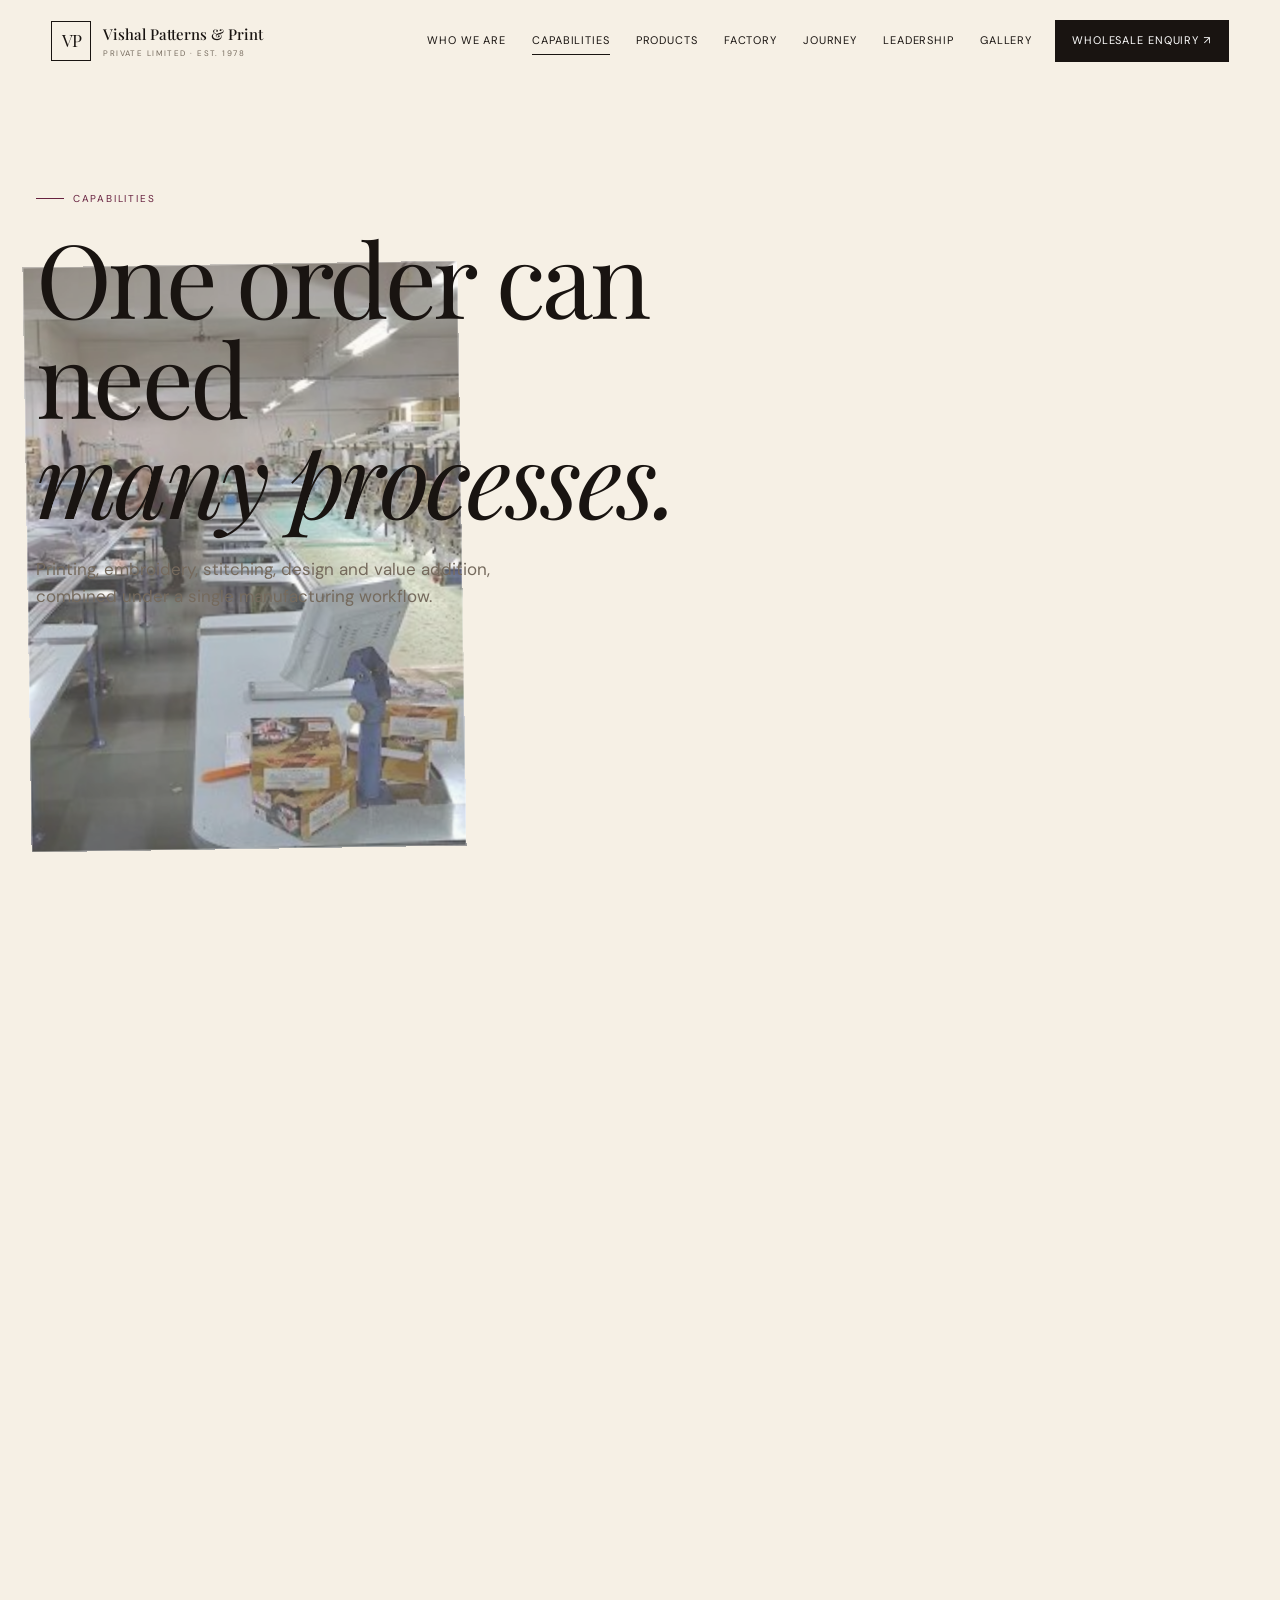
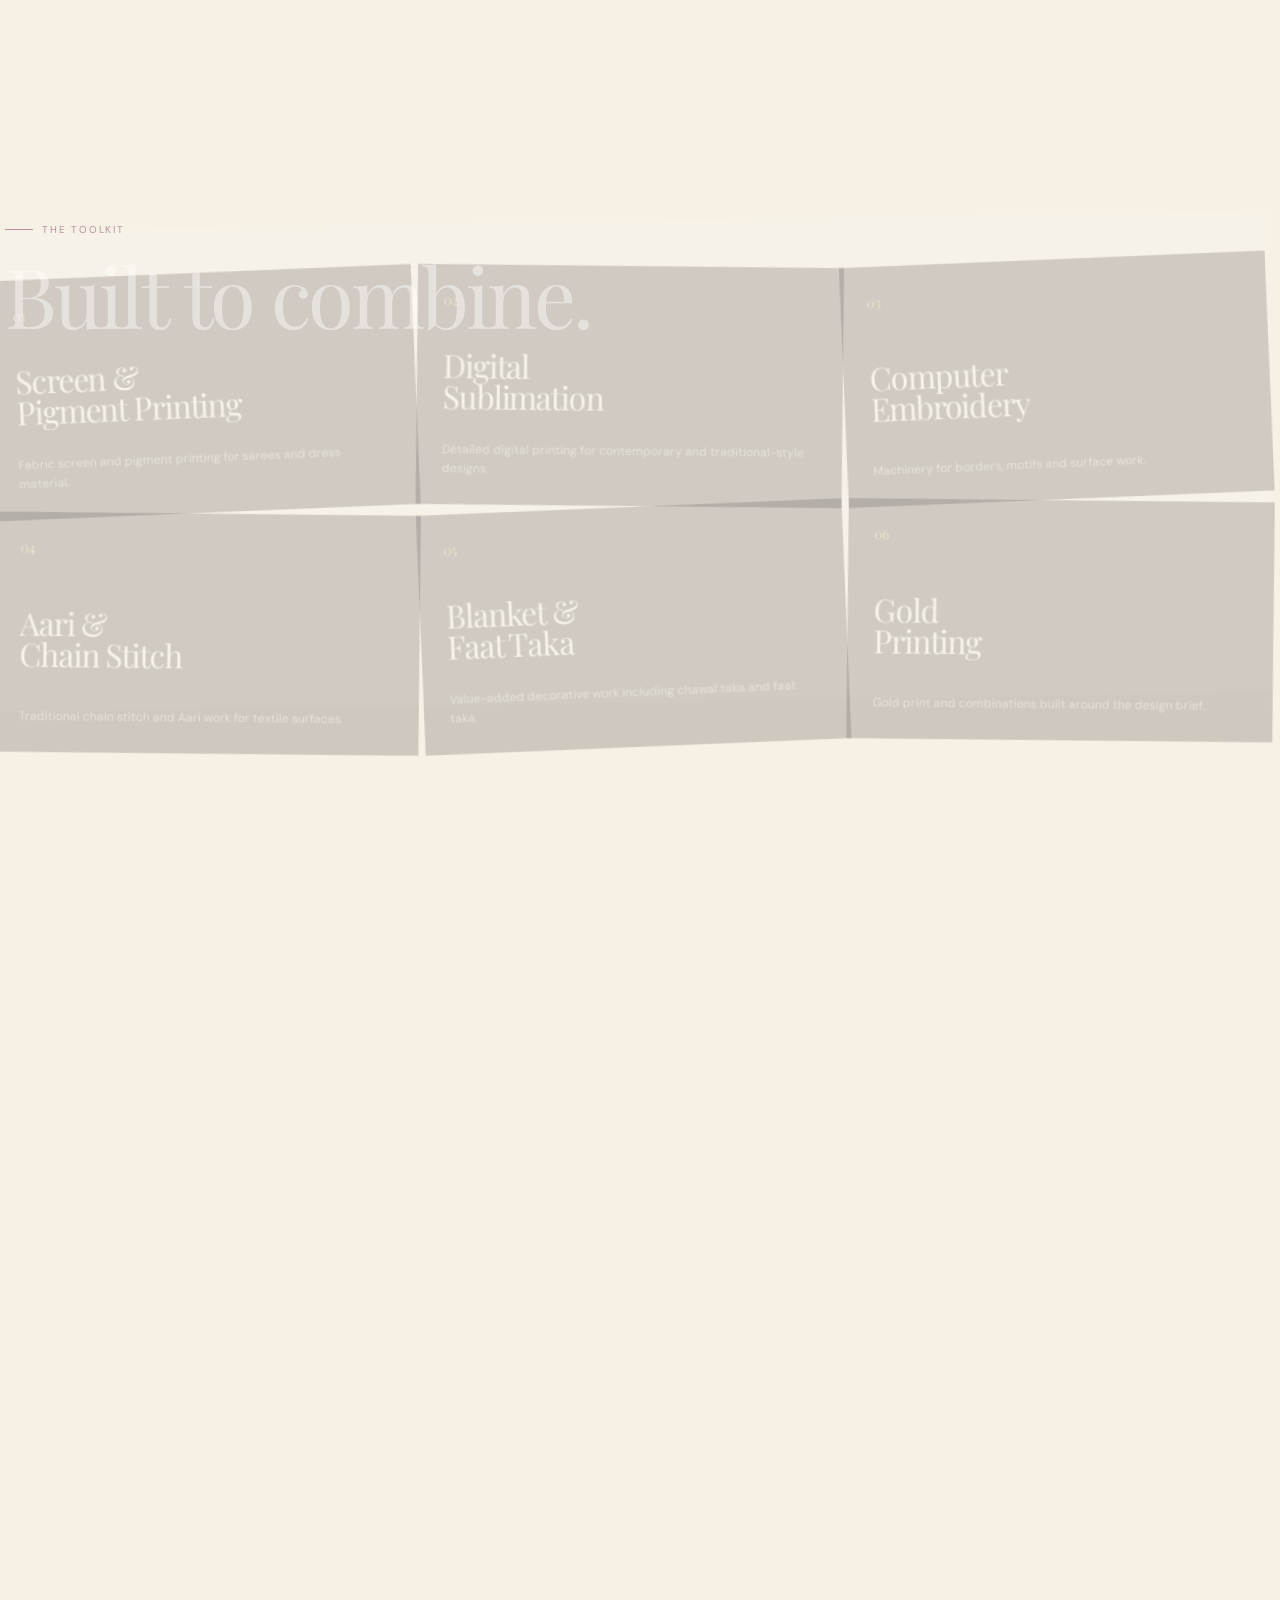
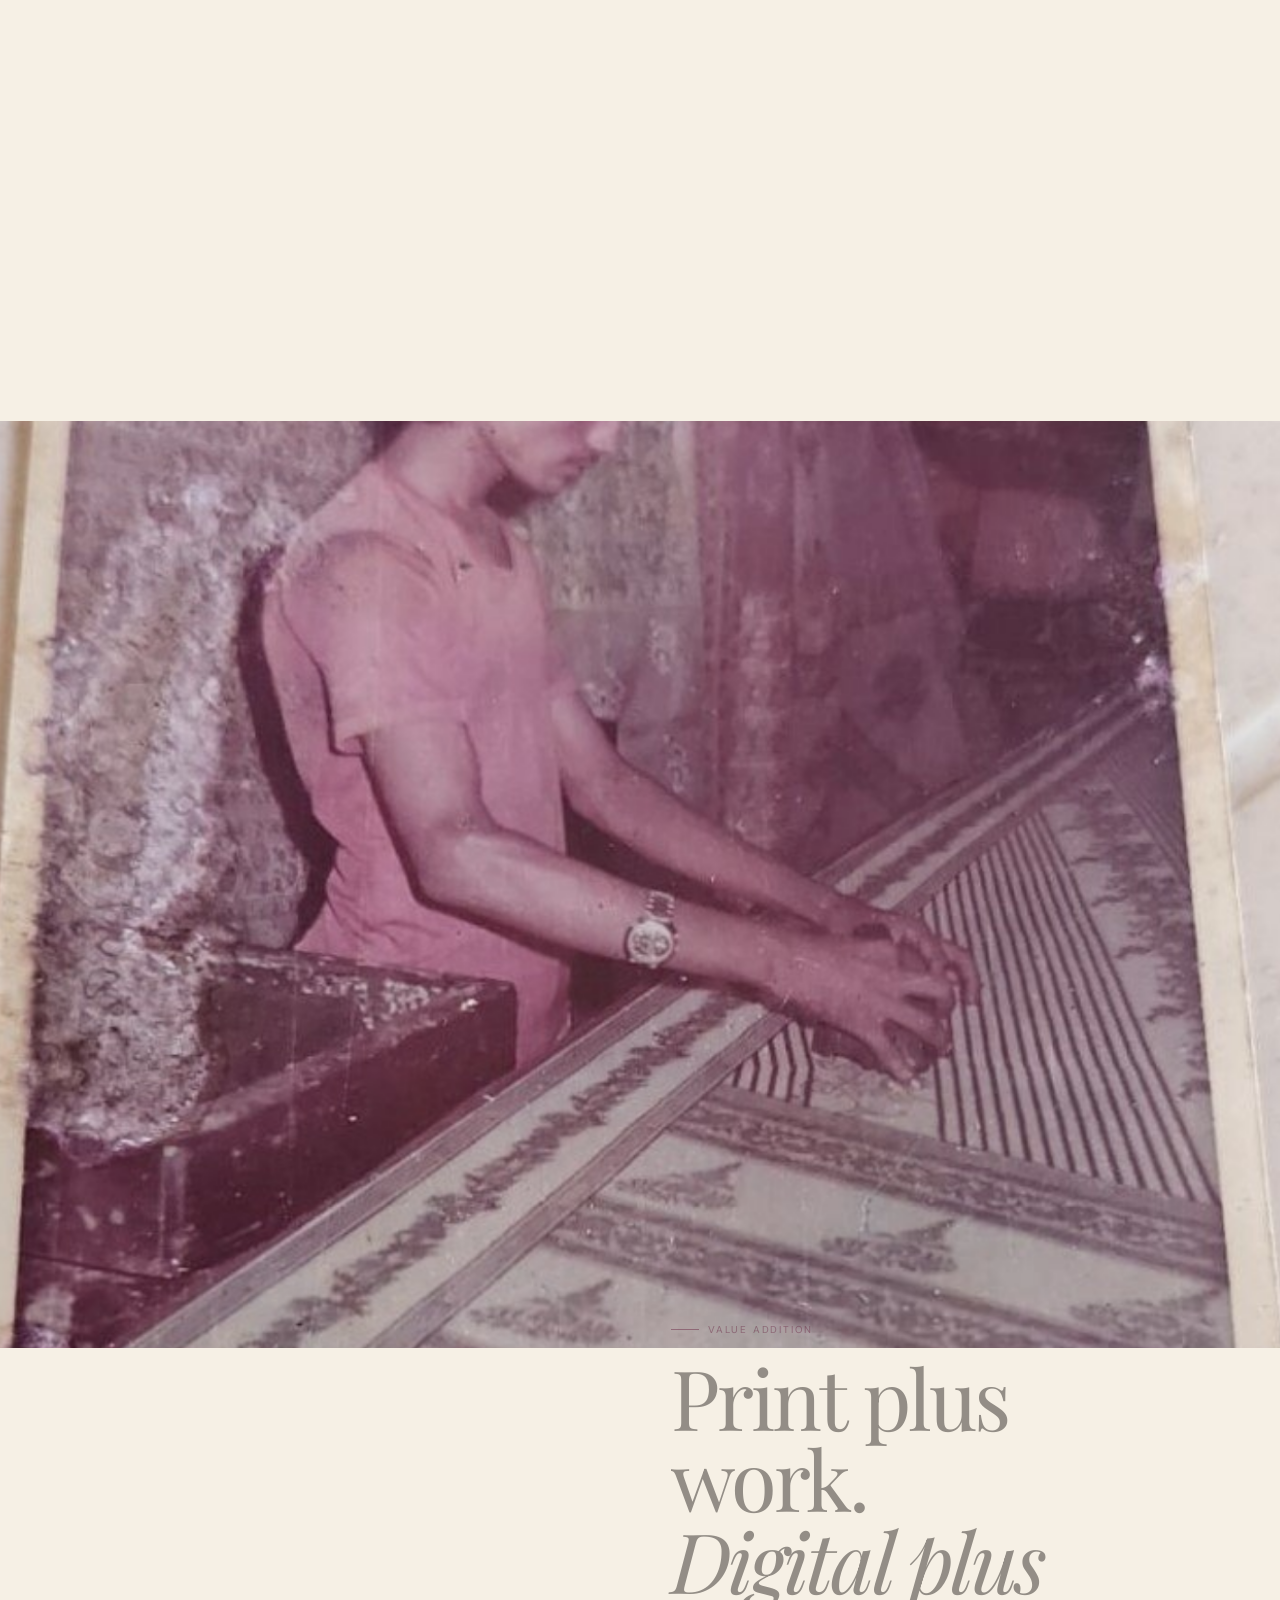
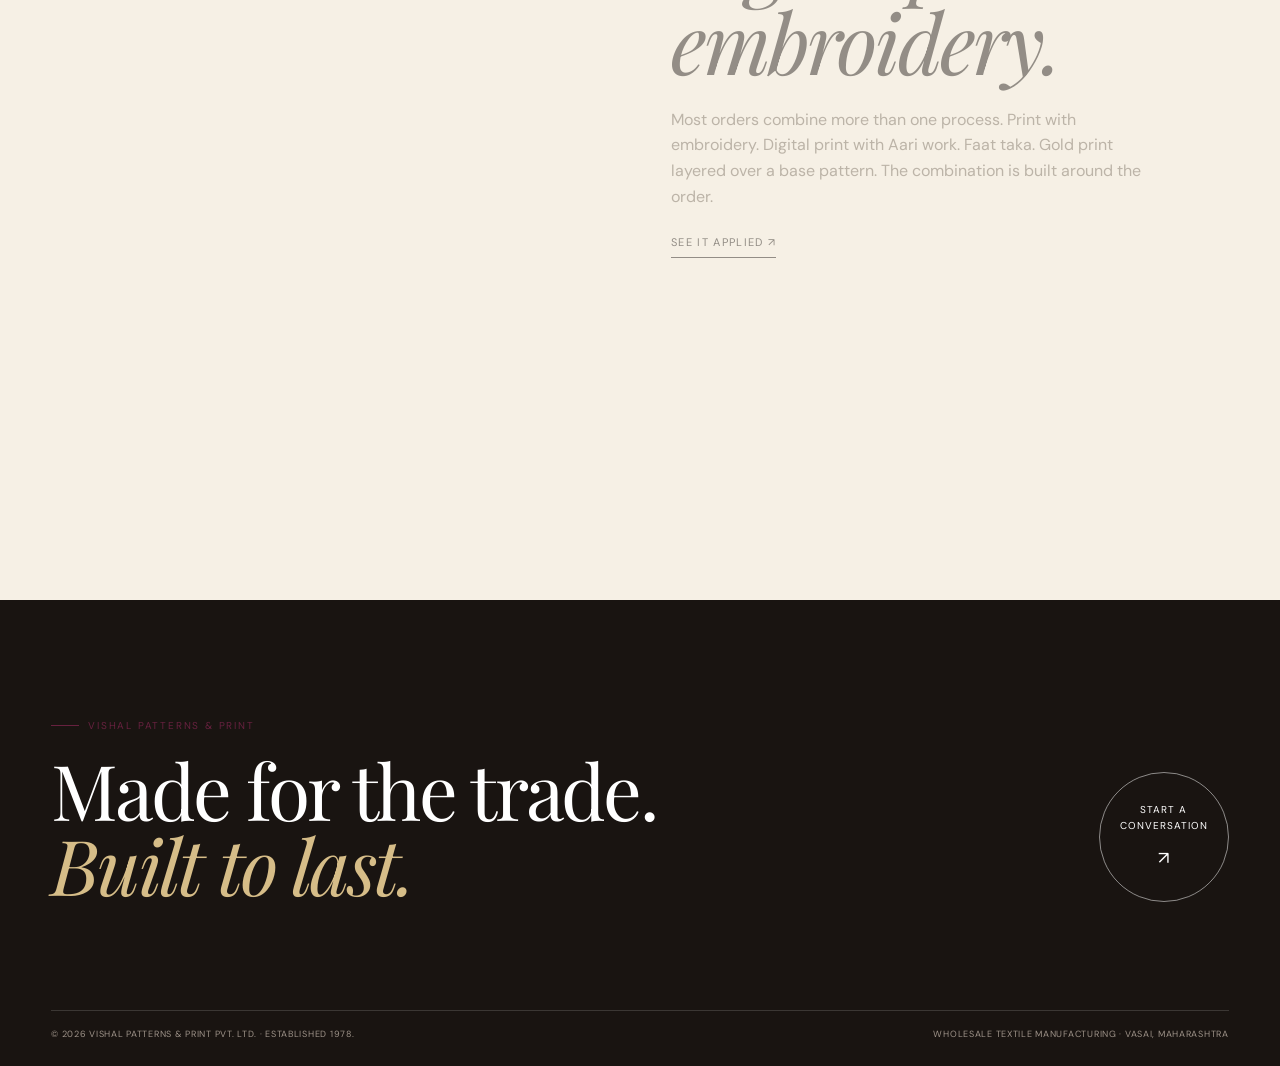
<file: capabilities.html>
<!doctype html><html lang="en"><head><meta charset="utf-8"><meta name="viewport" content="width=device-width,initial-scale=1"><title>Capabilities | Vishal Patterns & Print</title><meta name="description" content="Screen and pigment printing, digital sublimation, computer embroidery, Aari and chain stitch, gold print and value addition."><link rel="stylesheet" href="style.css"><link rel="preconnect" href="https://fonts.googleapis.com"><link rel="preconnect" href="https://fonts.gstatic.com" crossorigin><link href="https://fonts.googleapis.com/css2?family=DM+Sans:wght@400;500;600&family=Playfair+Display:ital,wght@0,400;0,500;0,600;1,400;1,500&display=swap" rel="stylesheet"></head><body class=""><nav class="nav" data-nav><a class="brand" href="index.html"><span class="brand-mark">VP</span><span class="brand-copy"><b>Vishal Patterns &amp; Print</b><small>PRIVATE LIMITED · EST. 1978</small></span></a><div class="nav-links"><a href="about.html" class="">Who We Are</a><a href="capabilities.html" class="is-active">Capabilities</a><a href="products.html" class="">Products</a><a href="factory.html" class="">Factory</a><a href="journey.html" class="">Journey</a><a href="leadership.html" class="">Leadership</a><a href="gallery.html" class="">Gallery</a><a href="contact.html" class="nav-cta">Wholesale enquiry <i>↗</i></a></div><button class="nav-burger" aria-label="Open menu"><span></span><span></span><span></span></button></nav><div class="mobile-panel" data-mobile><a href="about.html">Who We Are<span>↗</span></a><a href="capabilities.html">Capabilities<span>↗</span></a><a href="products.html">Products<span>↗</span></a><a href="factory.html">Factory<span>↗</span></a><a href="journey.html">Journey<span>↗</span></a><a href="leadership.html">Leadership<span>↗</span></a><a href="gallery.html">Gallery<span>↗</span></a><a class="mobile-cta" href="contact.html">Wholesale enquiry <span>↗</span></a></div><main><section class="page-intro scene" data-scene data-pin><div class="intro-grid"><span class="eyebrow">Capabilities</span><h1>One order can need<br><i>many processes.</i></h1><p>Printing, embroidery, stitching, design and value addition, combined under a single manufacturing workflow.</p></div><div class="intro-image depth-mid"><img src="assets/embroidery-unit.jpg" alt=""></div></section><section class="cap-film scene" data-scene data-pin><div class="cap-title depth-fg"><span class="eyebrow">The toolkit</span><h2>Built to combine.</h2></div><div class="cap-orbit depth-mid"><article><span>01</span><h3>Screen &amp;<br>Pigment Printing</h3><p>Fabric screen and pigment printing for sarees and dress material.</p></article><article><span>02</span><h3>Digital<br>Sublimation</h3><p>Detailed digital printing for contemporary and traditional-style designs.</p></article><article><span>03</span><h3>Computer<br>Embroidery</h3><p>Machinery for borders, motifs and surface work.</p></article><article><span>04</span><h3>Aari &amp;<br>Chain Stitch</h3><p>Traditional chain stitch and Aari work for textile surfaces.</p></article><article><span>05</span><h3>Blanket &amp;<br>Faat Taka</h3><p>Value-added decorative work including chawal taka and faat taka.</p></article><article><span>06</span><h3>Gold<br>Printing</h3><p>Gold print and combinations built around the design brief.</p></article></div></section><section class="value-film scene cream-scene" data-scene data-pin><div class="value-photo depth-bg"><img src="assets/fabric-detail-01.jpg" alt=""></div><div class="value-copy depth-fg"><span class="eyebrow">Value addition</span><h2>Print plus work.<br><i>Digital plus embroidery.</i></h2><p>Most orders combine more than one process. Print with embroidery. Digital print with Aari work. Faat taka. Gold print layered over a base pattern. The combination is built around the order.</p><a class="text-link" href="products.html">See it applied ↗</a></div></section></main><footer class="footer"><div class="footer-top"><div><span class="eyebrow">Vishal Patterns &amp; Print</span><h2>Made for the trade.<br><em>Built to last.</em></h2></div><a class="circle-cta" href="contact.html"><span>Start a<br>conversation</span><b>↗</b></a></div><div class="footer-bottom"><span>© 2026 Vishal Patterns &amp; Print Pvt. Ltd. · Established 1978.</span><span>Wholesale textile manufacturing · Vasai, Maharashtra</span></div></footer><script src="main.js"></script></body></html>
</file>
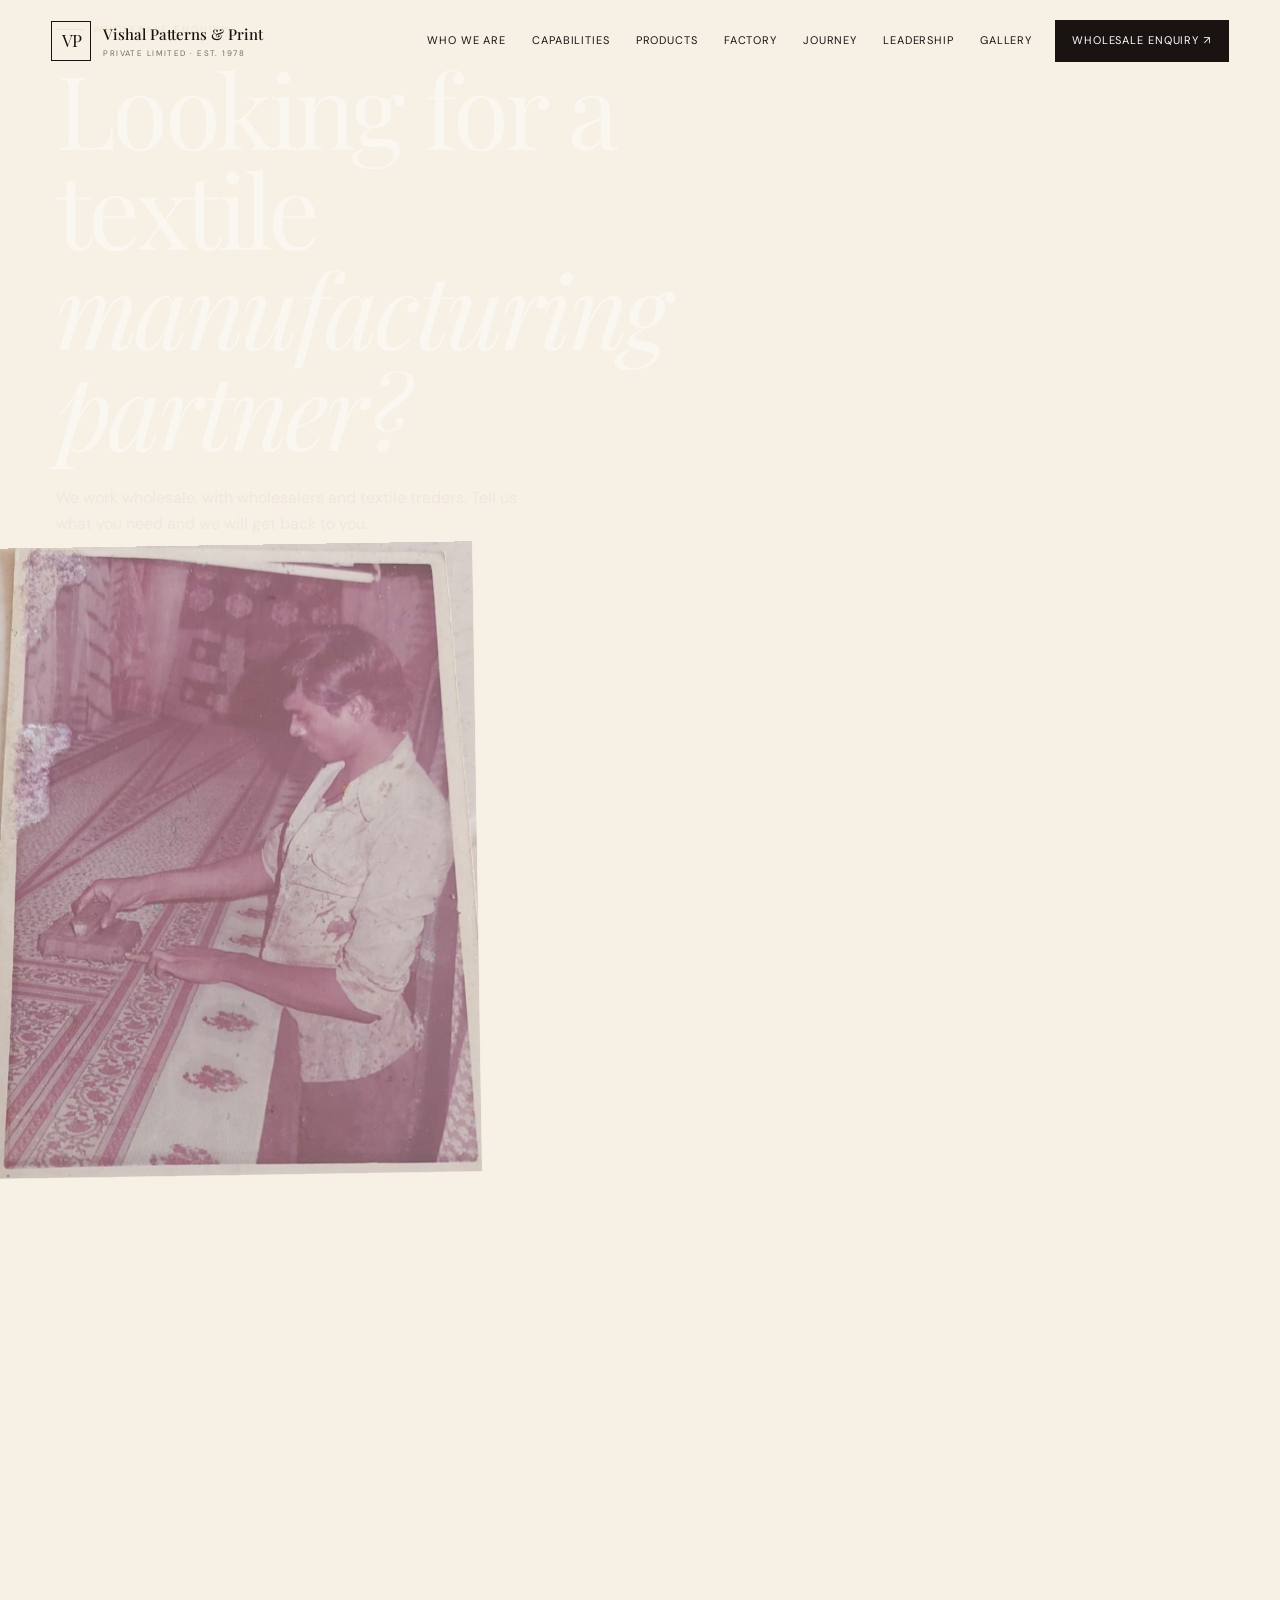
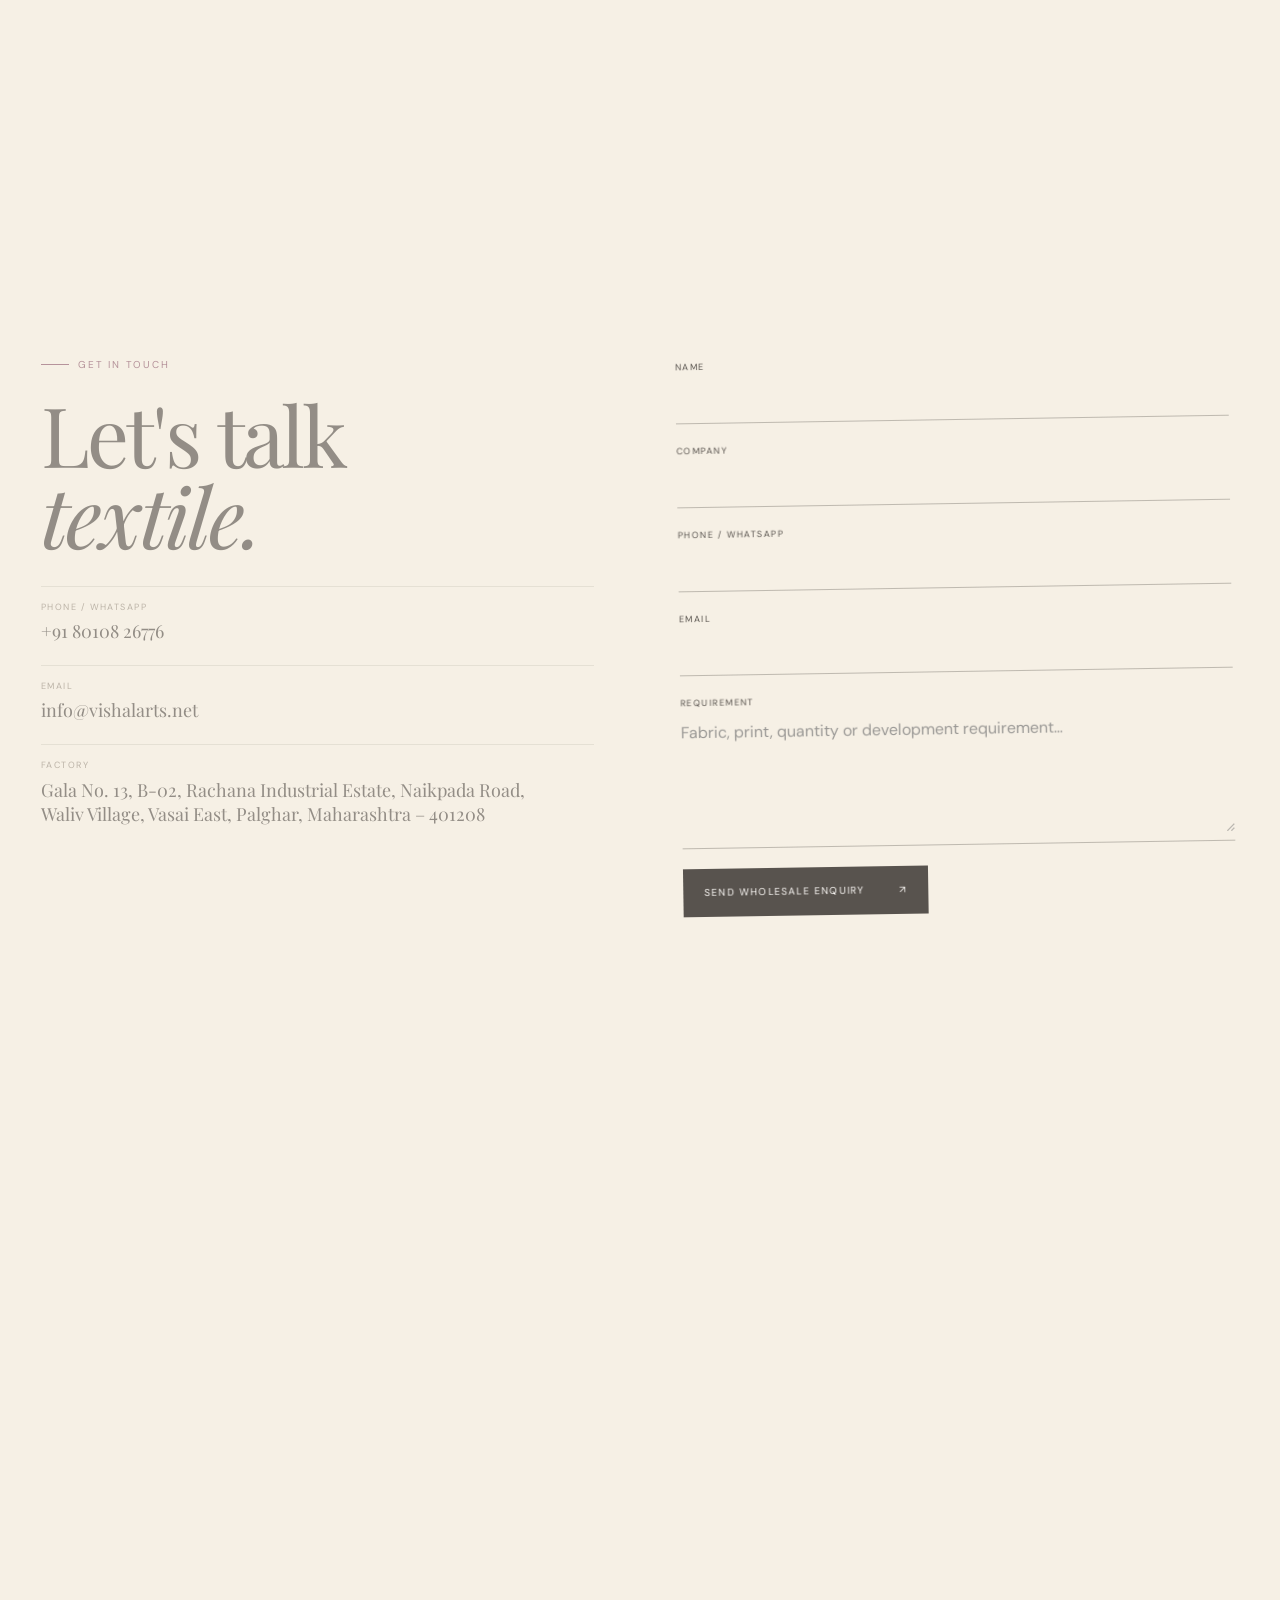
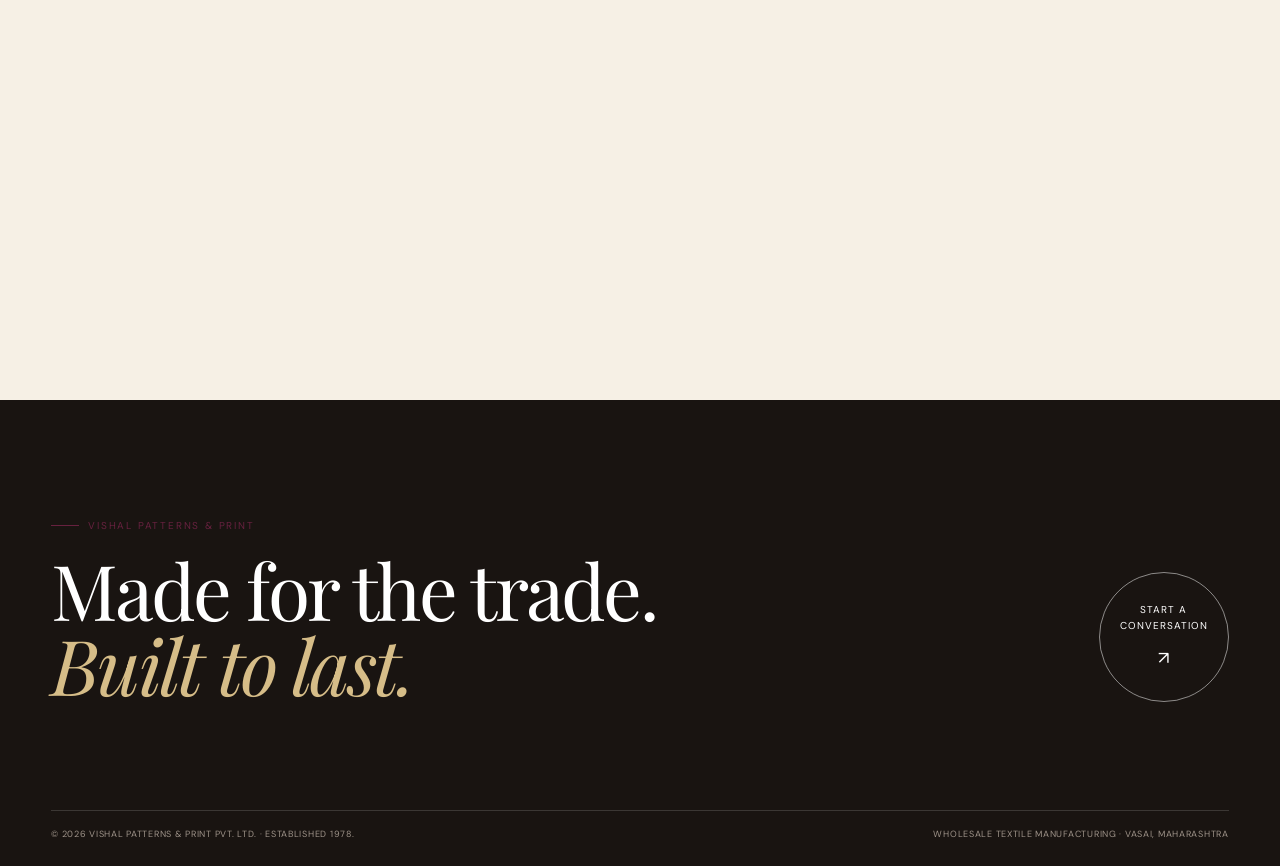
<file: contact.html>
<!doctype html><html lang="en"><head><meta charset="utf-8"><meta name="viewport" content="width=device-width,initial-scale=1"><title>Wholesale Enquiry | Vishal Patterns & Print</title><meta name="description" content="Get in touch with Vishal Patterns & Print for wholesale saree and kurti fabric manufacturing."><link rel="stylesheet" href="style.css"><link rel="preconnect" href="https://fonts.googleapis.com"><link rel="preconnect" href="https://fonts.gstatic.com" crossorigin><link href="https://fonts.googleapis.com/css2?family=DM+Sans:wght@400;500;600&family=Playfair+Display:ital,wght@0,400;0,500;0,600;1,400;1,500&display=swap" rel="stylesheet"></head><body class=""><nav class="nav" data-nav><a class="brand" href="index.html"><span class="brand-mark">VP</span><span class="brand-copy"><b>Vishal Patterns &amp; Print</b><small>PRIVATE LIMITED · EST. 1978</small></span></a><div class="nav-links"><a href="about.html" class="">Who We Are</a><a href="capabilities.html" class="">Capabilities</a><a href="products.html" class="">Products</a><a href="factory.html" class="">Factory</a><a href="journey.html" class="">Journey</a><a href="leadership.html" class="">Leadership</a><a href="gallery.html" class="">Gallery</a><a href="contact.html" class="nav-cta">Wholesale enquiry <i>↗</i></a></div><button class="nav-burger" aria-label="Open menu"><span></span><span></span><span></span></button></nav><div class="mobile-panel" data-mobile><a href="about.html">Who We Are<span>↗</span></a><a href="capabilities.html">Capabilities<span>↗</span></a><a href="products.html">Products<span>↗</span></a><a href="factory.html">Factory<span>↗</span></a><a href="journey.html">Journey<span>↗</span></a><a href="leadership.html">Leadership<span>↗</span></a><a href="gallery.html">Gallery<span>↗</span></a><a class="mobile-cta" href="contact.html">Wholesale enquiry <span>↗</span></a></div><main><section class="contact-film scene wine-scene" data-scene data-pin><div class="contact-title depth-fg"><span class="eyebrow light">Wholesale enquiry</span><h1>Looking for a textile<br><i>manufacturing partner?</i></h1><p>We work wholesale, with wholesalers and textile traders. Tell us what you need and we will get back to you.</p></div><div class="contact-art depth-mid"><img src="assets/fabric-detail-02.jpg" alt=""></div></section><section class="contact-form scene cream-scene" data-scene data-pin><div class="contact-info depth-fg"><span class="eyebrow">Get in touch</span><h2>Let's talk<br><i>textile.</i></h2><div class="contactlist"><a href="tel:+918010826776"><small>Phone / WhatsApp</small><strong>+91 80108 26776</strong></a><a href="mailto:info@vishalarts.net"><small>Email</small><strong>info@vishalarts.net</strong></a><div><small>Factory</small><strong>Gala No. 13, B-02, Rachana Industrial Estate, Naikpada Road, Waliv Village, Vasai East, Palghar, Maharashtra – 401208</strong></div></div></div><form class="enquiry depth-mid" action="mailto:info@vishalarts.net" method="post" enctype="text/plain"><label>Name<input name="Name" required></label><label>Company<input name="Company"></label><label>Phone / WhatsApp<input name="Phone" required></label><label>Email<input type="email" name="Email" required></label><label>Requirement<textarea name="Requirement" required placeholder="Fabric, print, quantity or development requirement…"></textarea></label><button type="submit">Send wholesale enquiry <span>↗</span></button></form></section></main><footer class="footer"><div class="footer-top"><div><span class="eyebrow">Vishal Patterns &amp; Print</span><h2>Made for the trade.<br><em>Built to last.</em></h2></div><a class="circle-cta" href="contact.html"><span>Start a<br>conversation</span><b>↗</b></a></div><div class="footer-bottom"><span>© 2026 Vishal Patterns &amp; Print Pvt. Ltd. · Established 1978.</span><span>Wholesale textile manufacturing · Vasai, Maharashtra</span></div></footer><script src="main.js"></script></body></html>
</file>
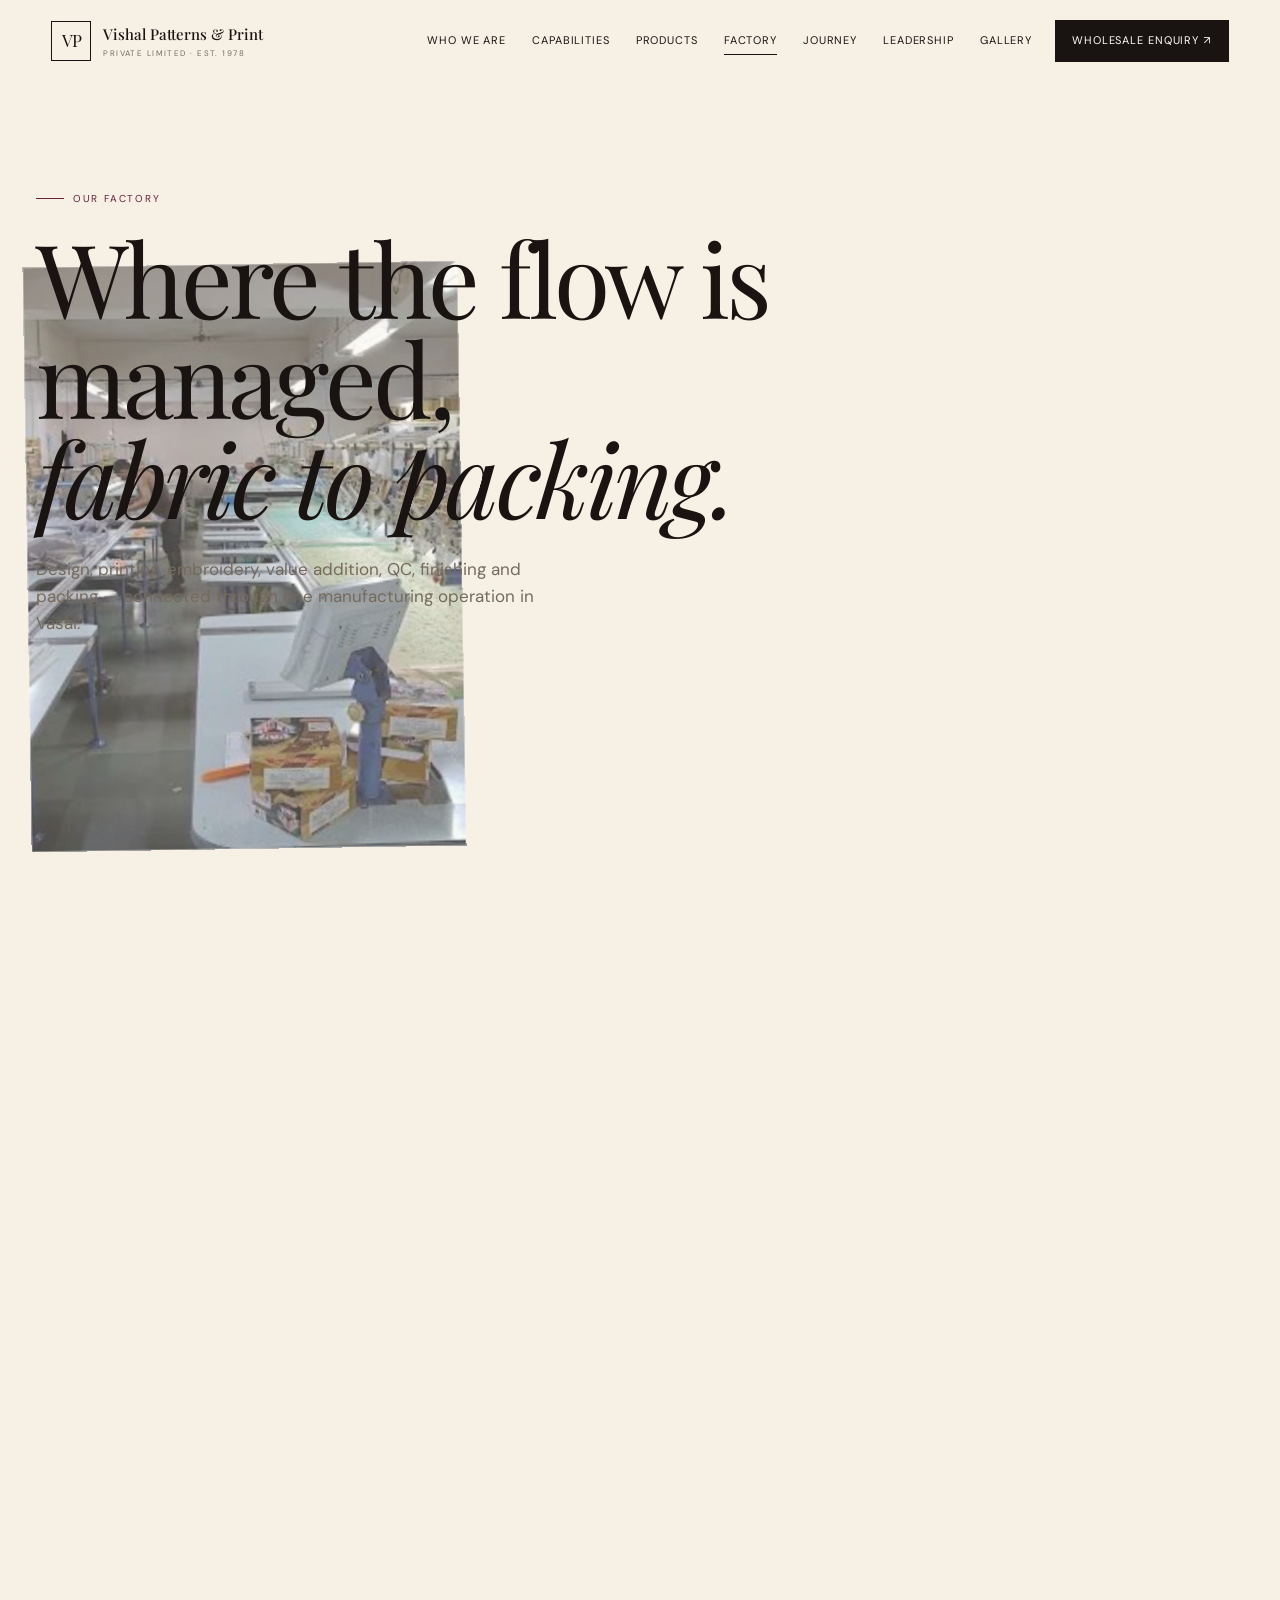
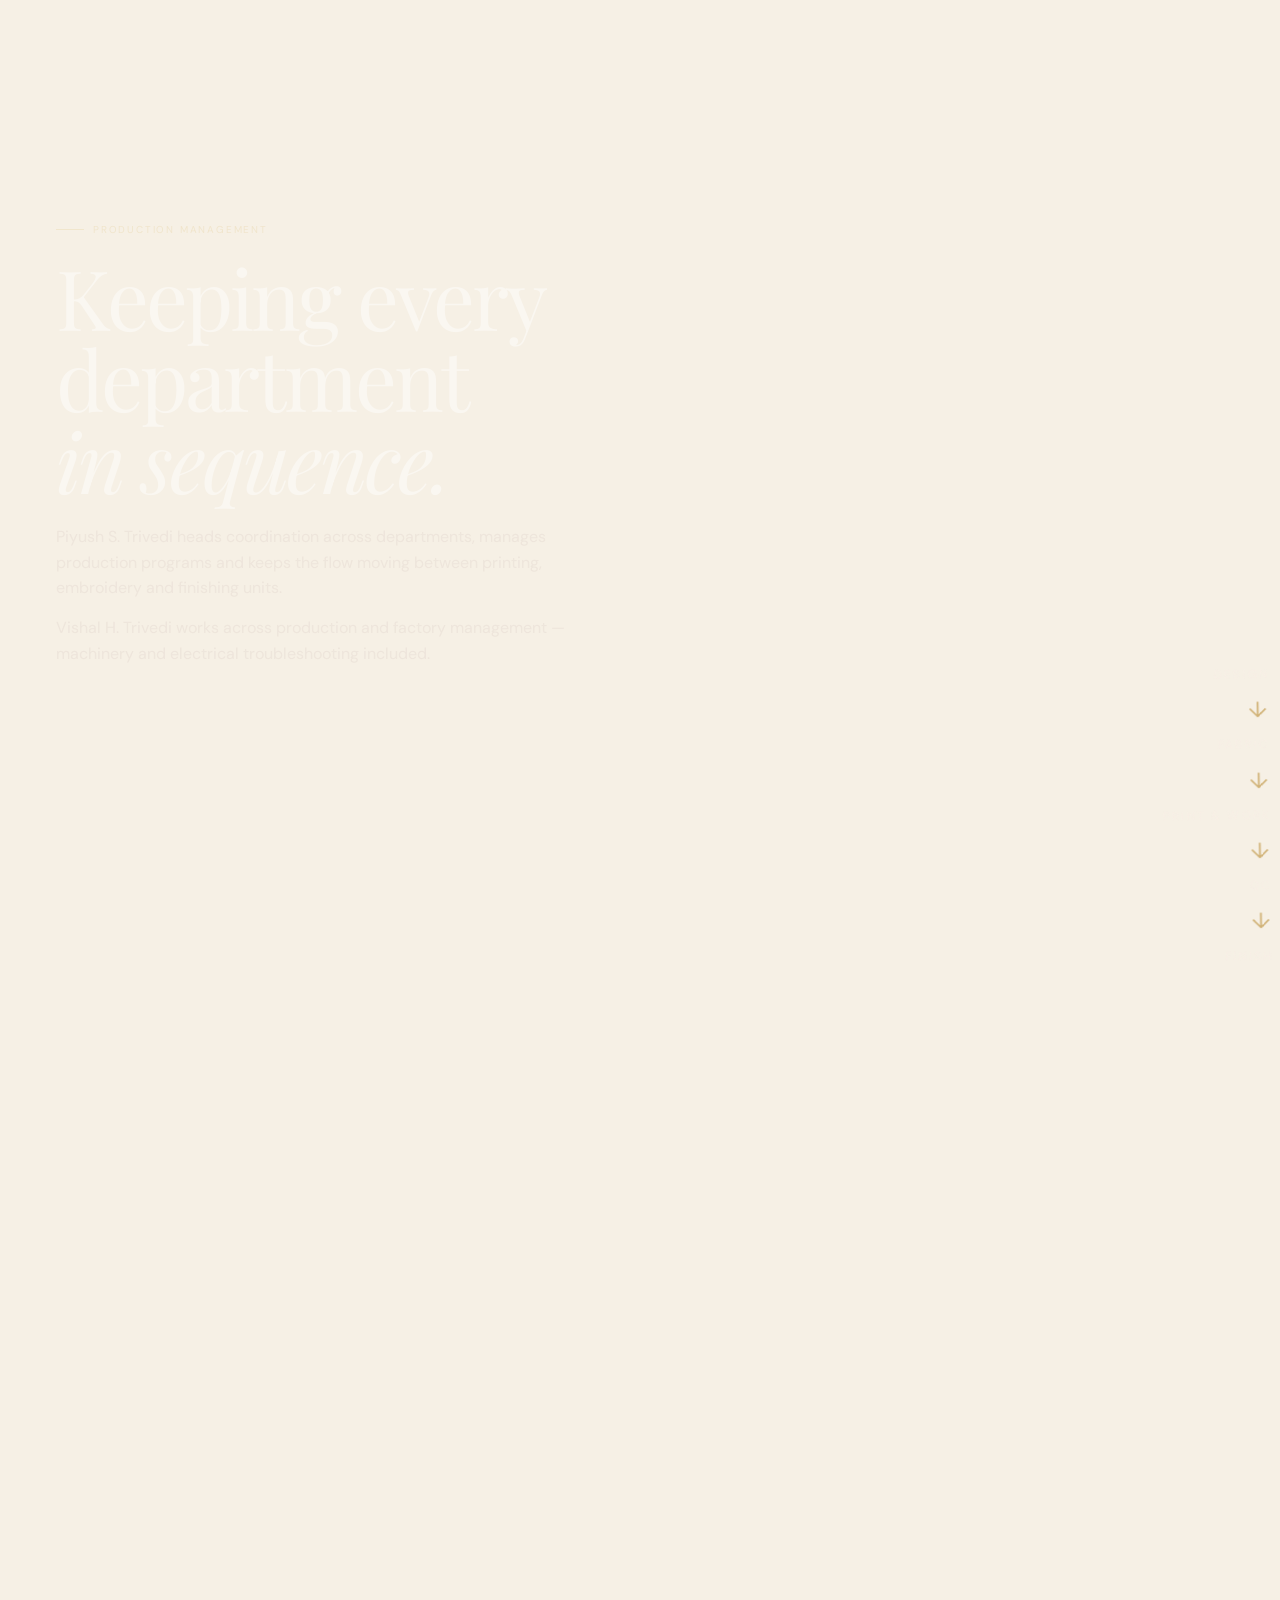
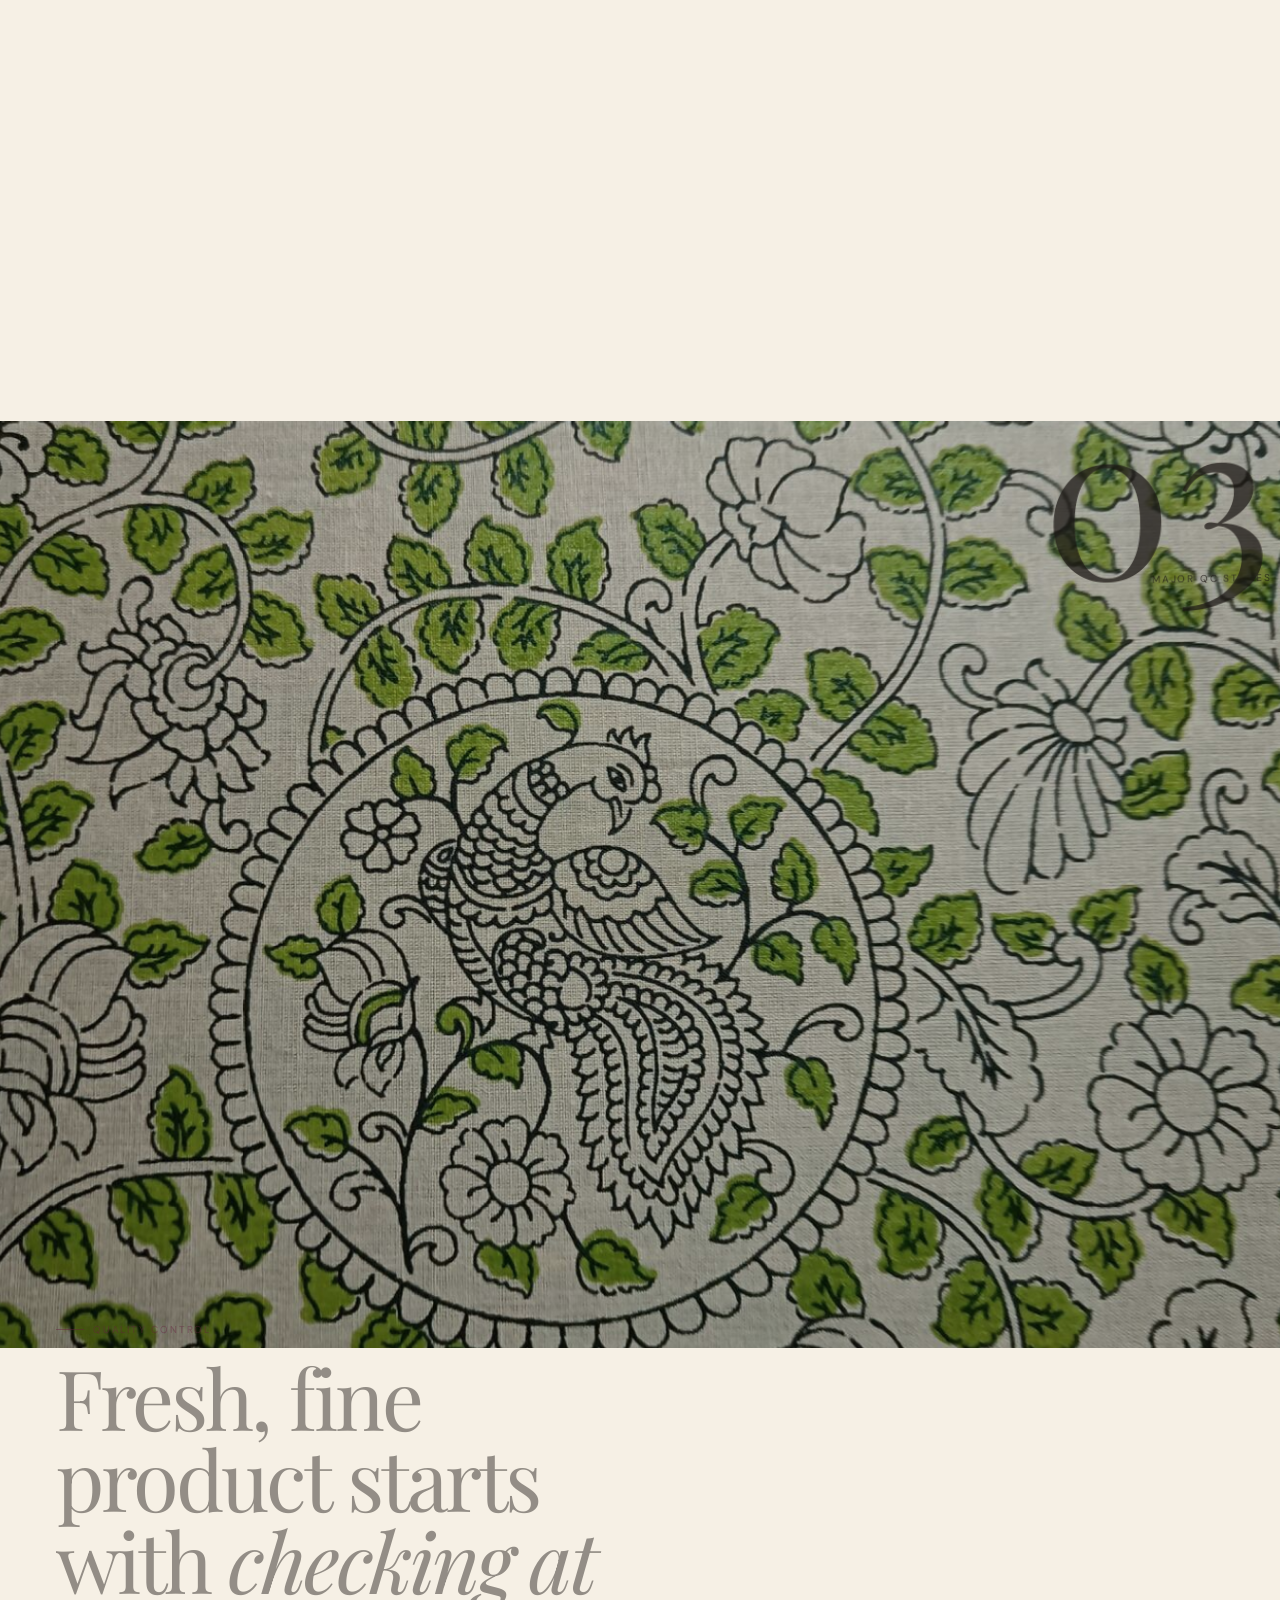
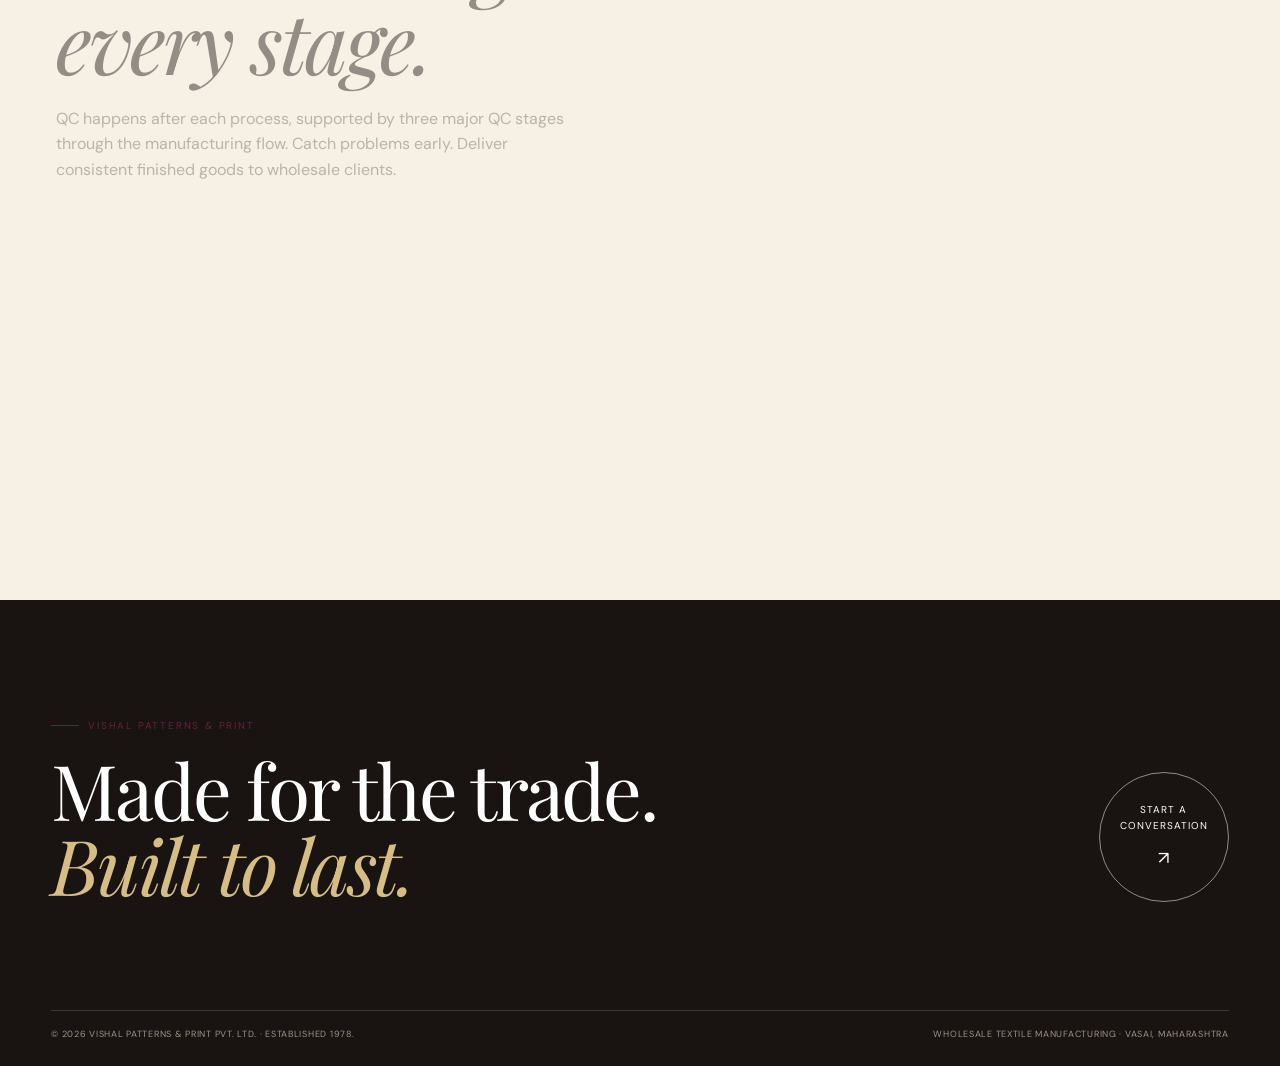
<file: factory.html>
<!doctype html><html lang="en"><head><meta charset="utf-8"><meta name="viewport" content="width=device-width,initial-scale=1"><title>Factory | Vishal Patterns & Print</title><meta name="description" content="Design, printing, embroidery, value addition, QC, finishing and packing connected through one manufacturing operation in Vasai."><link rel="stylesheet" href="style.css"><link rel="preconnect" href="https://fonts.googleapis.com"><link rel="preconnect" href="https://fonts.gstatic.com" crossorigin><link href="https://fonts.googleapis.com/css2?family=DM+Sans:wght@400;500;600&family=Playfair+Display:ital,wght@0,400;0,500;0,600;1,400;1,500&display=swap" rel="stylesheet"></head><body class=""><nav class="nav" data-nav><a class="brand" href="index.html"><span class="brand-mark">VP</span><span class="brand-copy"><b>Vishal Patterns &amp; Print</b><small>PRIVATE LIMITED · EST. 1978</small></span></a><div class="nav-links"><a href="about.html" class="">Who We Are</a><a href="capabilities.html" class="">Capabilities</a><a href="products.html" class="">Products</a><a href="factory.html" class="is-active">Factory</a><a href="journey.html" class="">Journey</a><a href="leadership.html" class="">Leadership</a><a href="gallery.html" class="">Gallery</a><a href="contact.html" class="nav-cta">Wholesale enquiry <i>↗</i></a></div><button class="nav-burger" aria-label="Open menu"><span></span><span></span><span></span></button></nav><div class="mobile-panel" data-mobile><a href="about.html">Who We Are<span>↗</span></a><a href="capabilities.html">Capabilities<span>↗</span></a><a href="products.html">Products<span>↗</span></a><a href="factory.html">Factory<span>↗</span></a><a href="journey.html">Journey<span>↗</span></a><a href="leadership.html">Leadership<span>↗</span></a><a href="gallery.html">Gallery<span>↗</span></a><a class="mobile-cta" href="contact.html">Wholesale enquiry <span>↗</span></a></div><main><section class="page-intro scene" data-scene data-pin><div class="intro-grid"><span class="eyebrow">Our factory</span><h1>Where the flow is managed,<br><i>fabric to packing.</i></h1><p>Design, printing, embroidery, value addition, QC, finishing and packing — connected through one manufacturing operation in Vasai.</p></div><div class="intro-image depth-mid"><img src="assets/embroidery-unit.jpg" alt="Embroidery production floor"></div></section><section class="factory-sequence scene wine-scene" data-scene data-pin><div class="sequence-copy depth-fg"><span class="eyebrow light">Production management</span><h2>Keeping every department<br><i>in sequence.</i></h2><p>Piyush S. Trivedi heads coordination across departments, manages production programs and keeps the flow moving between printing, embroidery and finishing units.</p><p>Vishal H. Trivedi works across production and factory management — machinery and electrical troubleshooting included.</p></div><div class="sequence-steps depth-mid"><span>DESIGN</span><i>↓</i><span>FABRIC</span><i>↓</i><span>PRINT &amp; WORK</span><i>↓</i><span>QC</span><i>↓</i><span>FINISH</span></div></section><section class="qc-film scene cream-scene" data-scene data-pin><div class="qc-image depth-bg"><img src="assets/fabric-detail-03.jpg" alt=""></div><div class="qc-copy depth-fg"><span class="eyebrow">Quality control</span><h2>Fresh, fine product starts with <i>checking at every stage.</i></h2><p>QC happens after each process, supported by three major QC stages through the manufacturing flow. Catch problems early. Deliver consistent finished goods to wholesale clients.</p></div><div class="qc-count depth-mid"><strong>03</strong><span>major QC stages</span></div></section></main><footer class="footer"><div class="footer-top"><div><span class="eyebrow">Vishal Patterns &amp; Print</span><h2>Made for the trade.<br><em>Built to last.</em></h2></div><a class="circle-cta" href="contact.html"><span>Start a<br>conversation</span><b>↗</b></a></div><div class="footer-bottom"><span>© 2026 Vishal Patterns &amp; Print Pvt. Ltd. · Established 1978.</span><span>Wholesale textile manufacturing · Vasai, Maharashtra</span></div></footer><script src="main.js"></script></body></html>
</file>
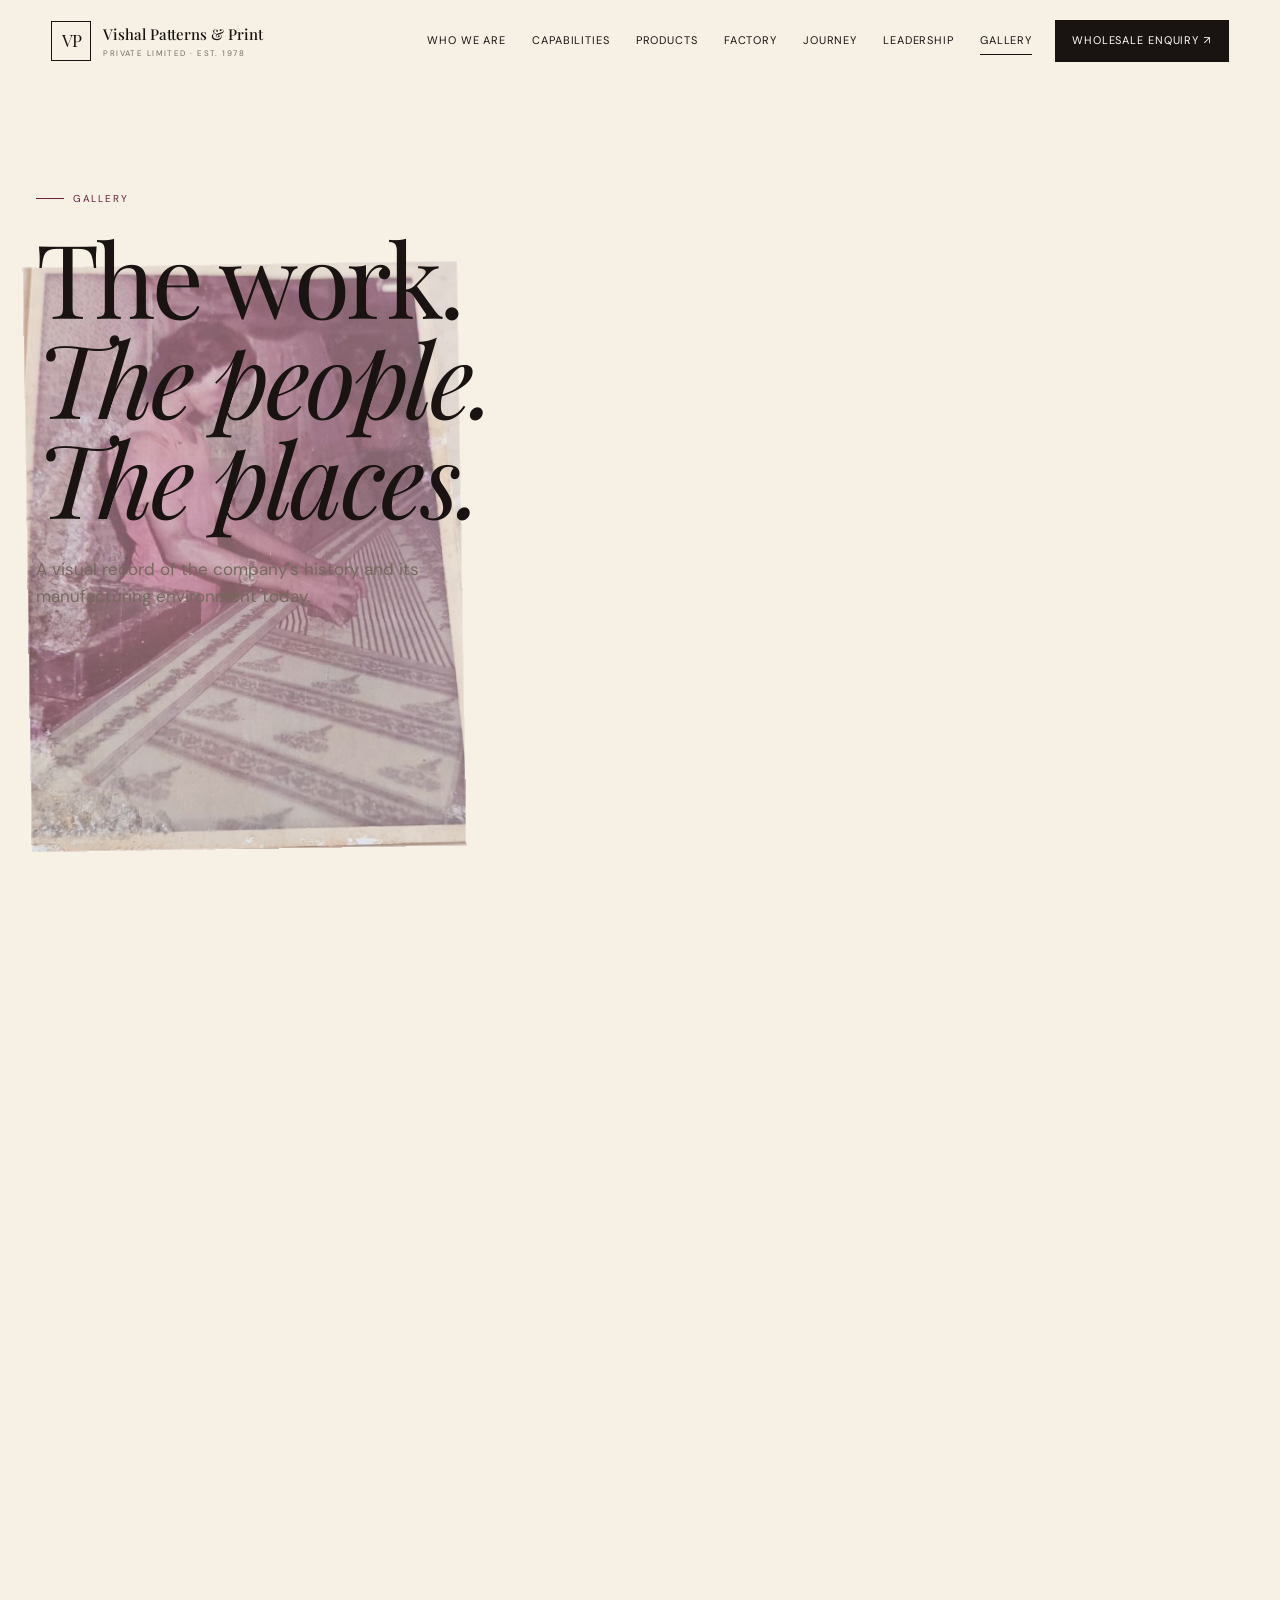
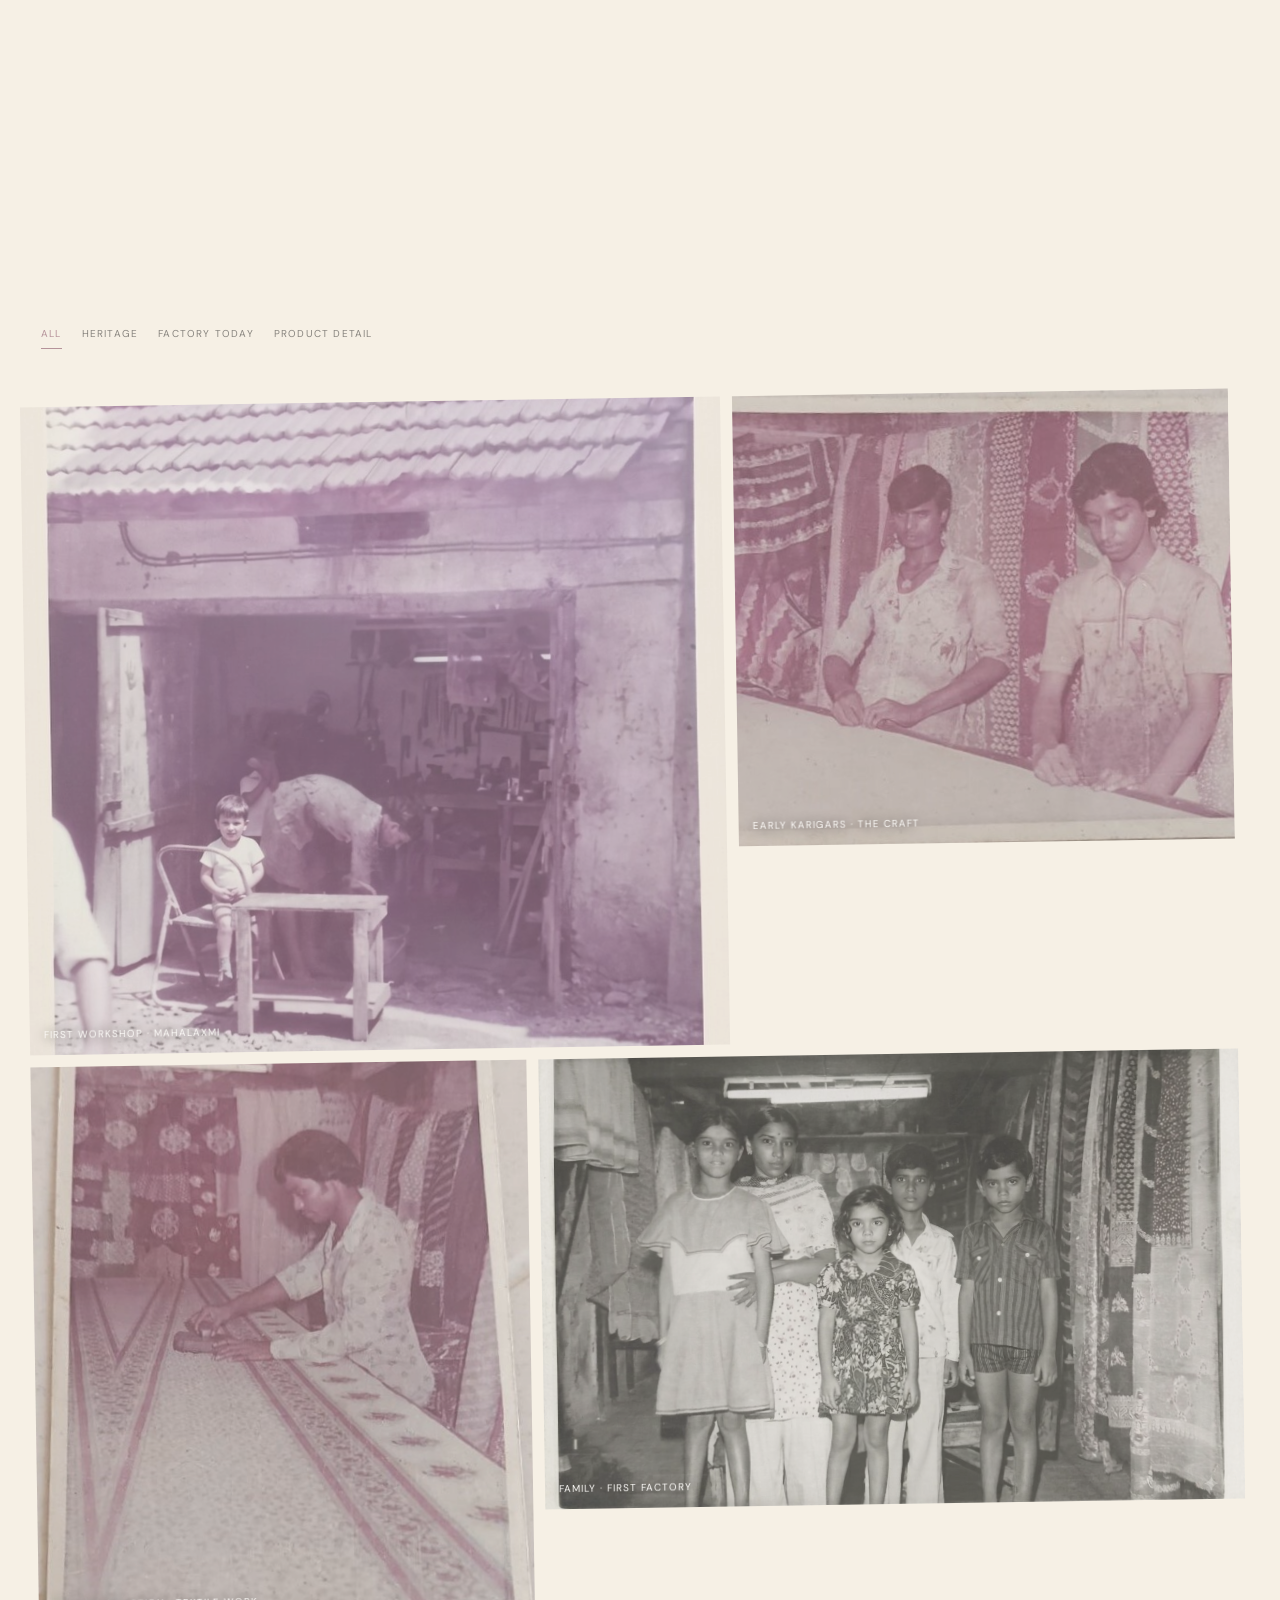
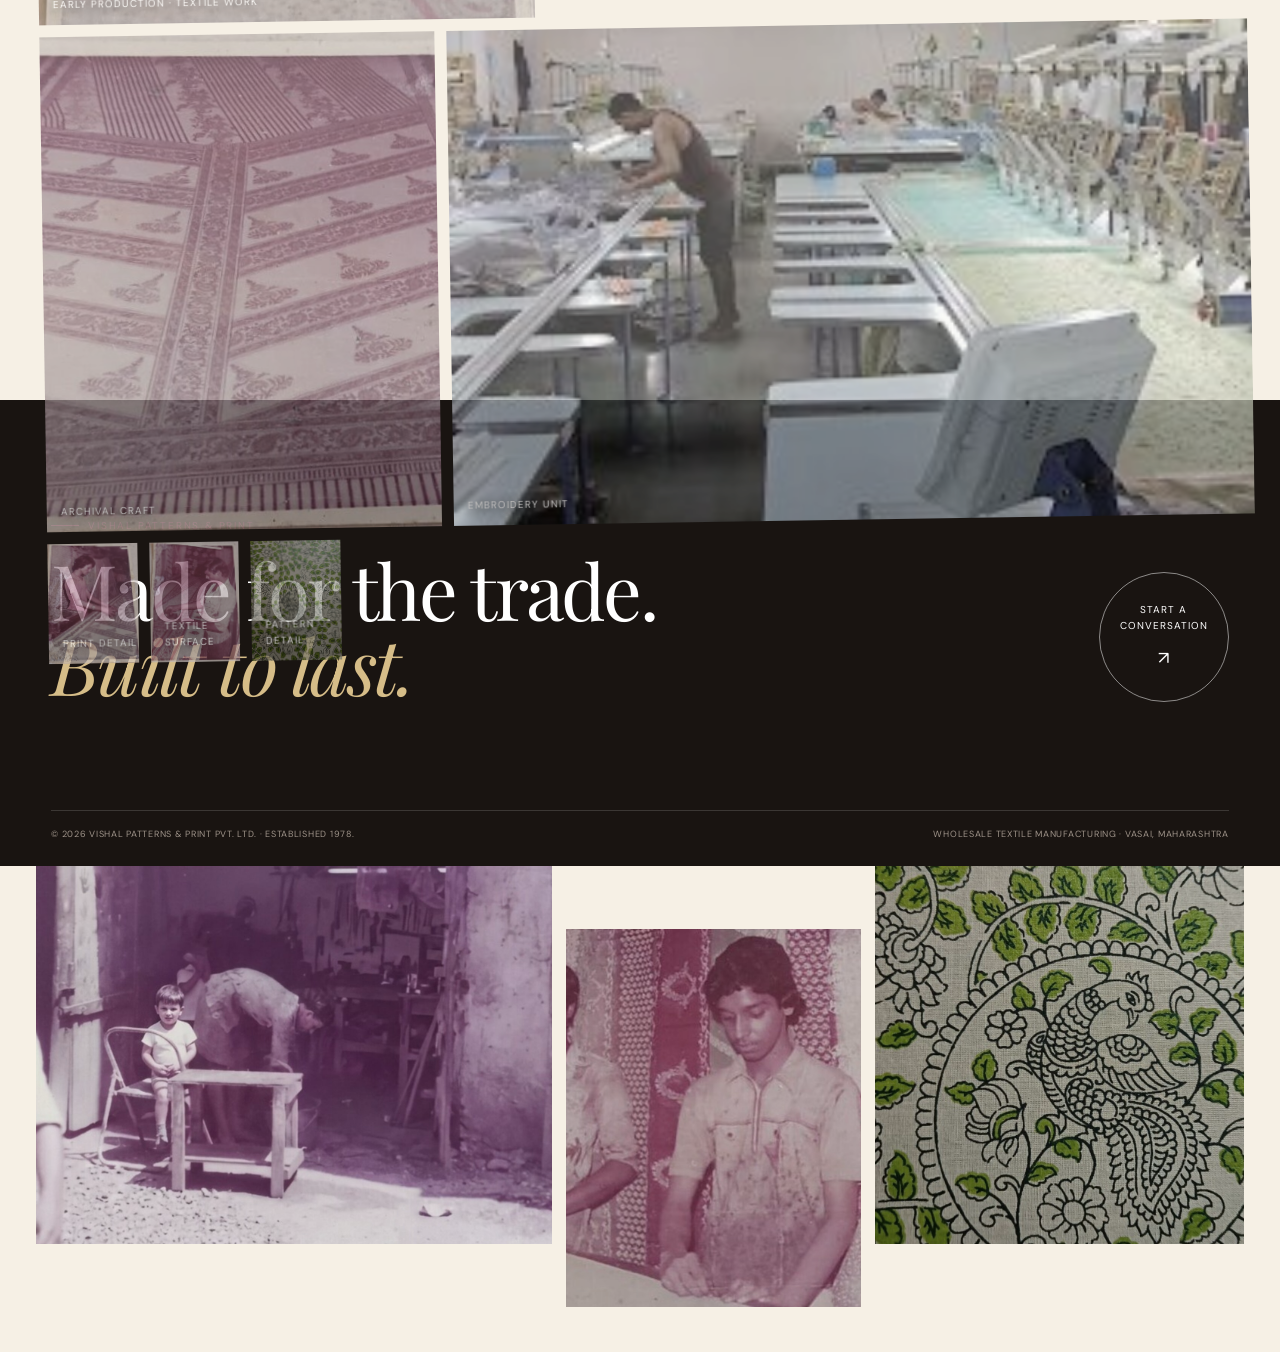
<file: gallery.html>
<!doctype html><html lang="en"><head><meta charset="utf-8"><meta name="viewport" content="width=device-width,initial-scale=1"><title>Gallery | Vishal Patterns & Print</title><meta name="description" content="The work, the people, the places — a visual record of Vishal Patterns & Print."><link rel="stylesheet" href="style.css"><link rel="preconnect" href="https://fonts.googleapis.com"><link rel="preconnect" href="https://fonts.gstatic.com" crossorigin><link href="https://fonts.googleapis.com/css2?family=DM+Sans:wght@400;500;600&family=Playfair+Display:ital,wght@0,400;0,500;0,600;1,400;1,500&display=swap" rel="stylesheet"></head><body class=""><nav class="nav" data-nav><a class="brand" href="index.html"><span class="brand-mark">VP</span><span class="brand-copy"><b>Vishal Patterns &amp; Print</b><small>PRIVATE LIMITED · EST. 1978</small></span></a><div class="nav-links"><a href="about.html" class="">Who We Are</a><a href="capabilities.html" class="">Capabilities</a><a href="products.html" class="">Products</a><a href="factory.html" class="">Factory</a><a href="journey.html" class="">Journey</a><a href="leadership.html" class="">Leadership</a><a href="gallery.html" class="is-active">Gallery</a><a href="contact.html" class="nav-cta">Wholesale enquiry <i>↗</i></a></div><button class="nav-burger" aria-label="Open menu"><span></span><span></span><span></span></button></nav><div class="mobile-panel" data-mobile><a href="about.html">Who We Are<span>↗</span></a><a href="capabilities.html">Capabilities<span>↗</span></a><a href="products.html">Products<span>↗</span></a><a href="factory.html">Factory<span>↗</span></a><a href="journey.html">Journey<span>↗</span></a><a href="leadership.html">Leadership<span>↗</span></a><a href="gallery.html">Gallery<span>↗</span></a><a class="mobile-cta" href="contact.html">Wholesale enquiry <span>↗</span></a></div><main><section class="page-intro scene" data-scene data-pin><div class="intro-grid"><span class="eyebrow">Gallery</span><h1>The work.<br><i>The people.<br>The places.</i></h1><p>A visual record of the company's history and its manufacturing environment today.</p></div><div class="intro-image depth-mid"><img src="assets/fabric-detail-01.jpg" alt=""></div></section><section class="gallery-film scene" data-scene data-pin><div class="gallery-toolbar depth-fg"><button class="is-active" data-filter="all">All</button><button data-filter="heritage">Heritage</button><button data-filter="factory">Factory today</button><button data-filter="product">Product detail</button></div><div class="gallery-wall depth-mid"><figure data-cat="heritage"><img src="assets/first-factory-mahalaxmi.jpg" alt="The early workshop near Mahalaxmi"><figcaption>First workshop · Mahalaxmi</figcaption></figure><figure data-cat="heritage"><img src="assets/first-karigar.jpg" alt="Early karigars at work"><figcaption>Early karigars · the craft</figcaption></figure><figure data-cat="heritage"><img src="assets/karigar-old-saree.jpg" alt="Early textile work with a karigar"><figcaption>Early production · textile work</figcaption></figure><figure data-cat="heritage"><img src="assets/family-first-factory.jpg" alt=""><figcaption>Family · first factory</figcaption></figure><figure data-cat="heritage"><img src="assets/block-saree.jpg" alt=""><figcaption>Archival craft</figcaption></figure><figure data-cat="factory"><img src="assets/embroidery-unit.jpg" alt=""><figcaption>Embroidery unit</figcaption></figure><figure data-cat="product"><img src="assets/fabric-detail-01.jpg" alt=""><figcaption>Print detail</figcaption></figure><figure data-cat="product"><img src="assets/fabric-detail-02.jpg" alt=""><figcaption>Textile surface</figcaption></figure><figure data-cat="product"><img src="assets/fabric-detail-03.jpg" alt=""><figcaption>Pattern detail</figcaption></figure></div></section></main><footer class="footer"><div class="footer-top"><div><span class="eyebrow">Vishal Patterns &amp; Print</span><h2>Made for the trade.<br><em>Built to last.</em></h2></div><a class="circle-cta" href="contact.html"><span>Start a<br>conversation</span><b>↗</b></a></div><div class="footer-bottom"><span>© 2026 Vishal Patterns &amp; Print Pvt. Ltd. · Established 1978.</span><span>Wholesale textile manufacturing · Vasai, Maharashtra</span></div></footer>
<section class="review-strip"><div class="review-strip-grid">
<figure><img src="assets/review-temp-10.jpg" alt="Temporary review image"></figure>
<figure><img src="assets/review-temp-11.jpg" alt="Temporary review image"></figure>
<figure><img src="assets/review-temp-12.jpg" alt="Temporary review image"></figure>
</div></section>
<script src="main.js"></script></body></html>
</file>
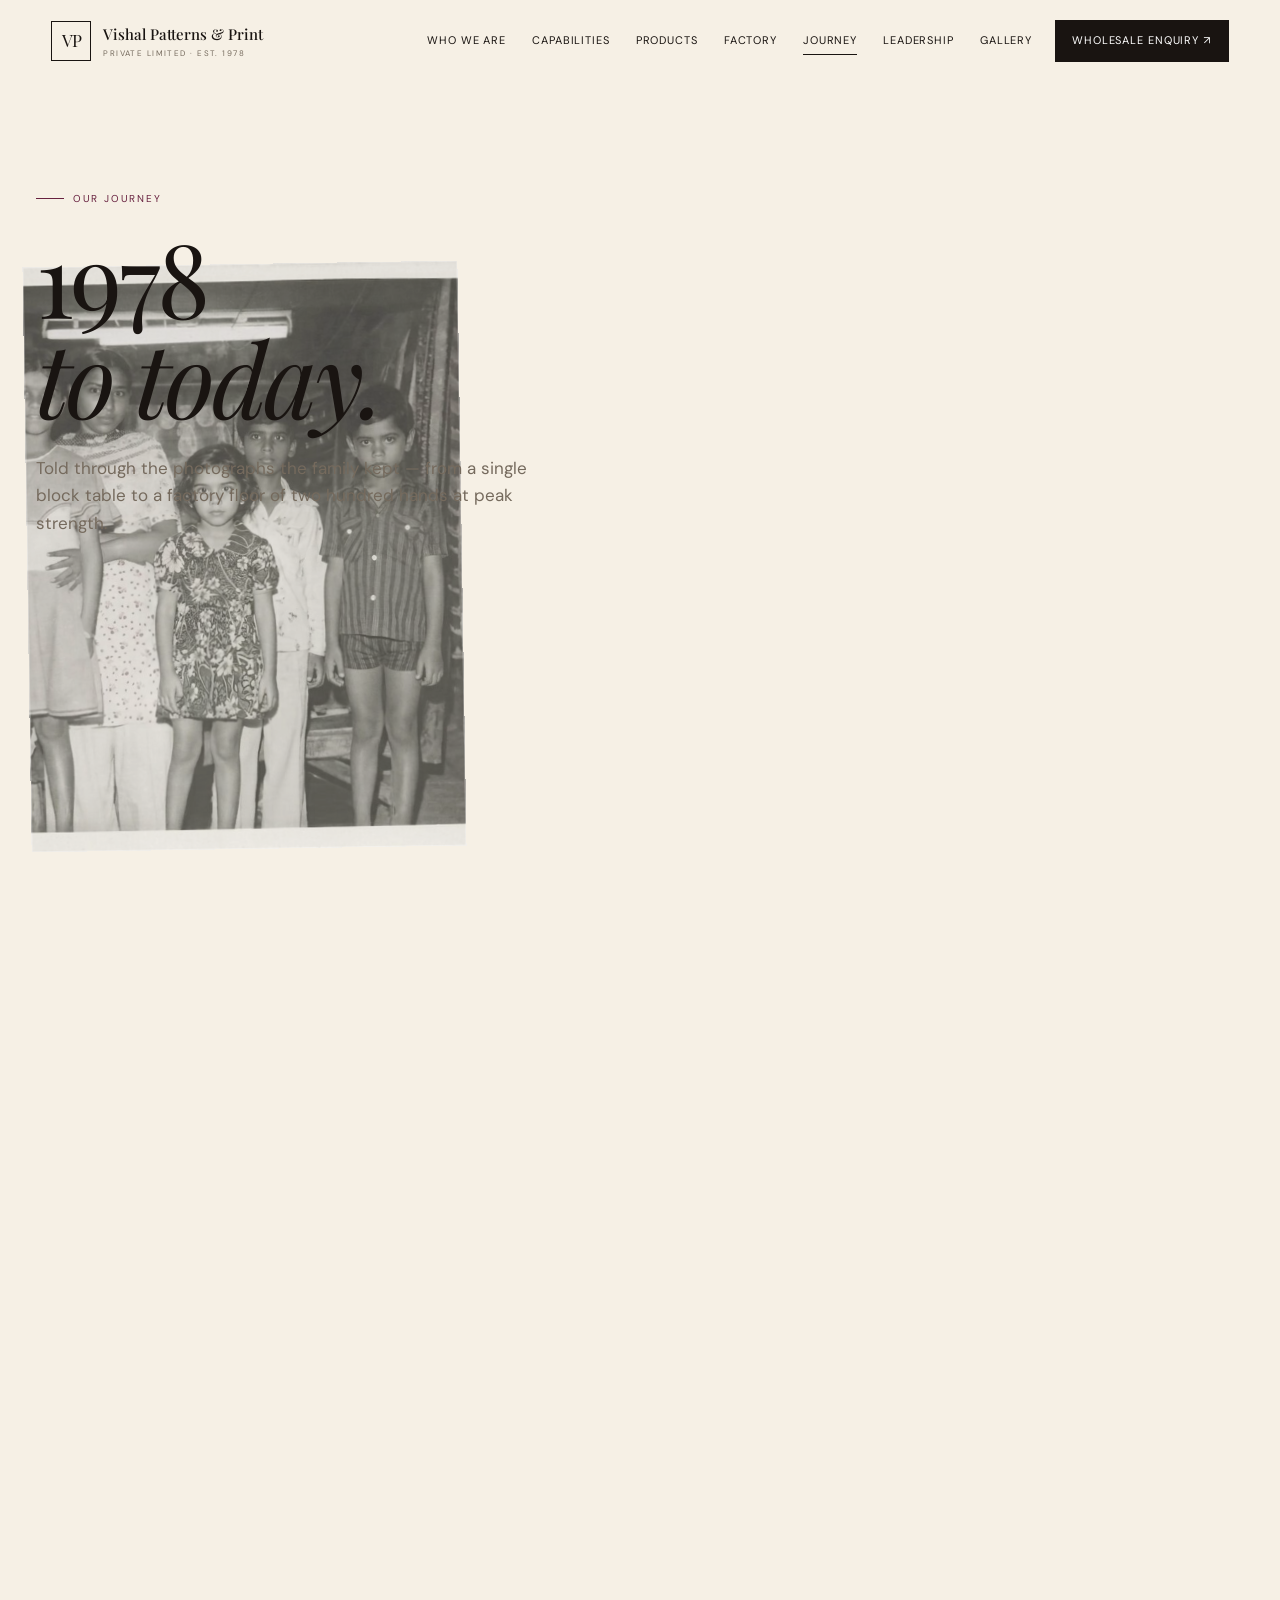
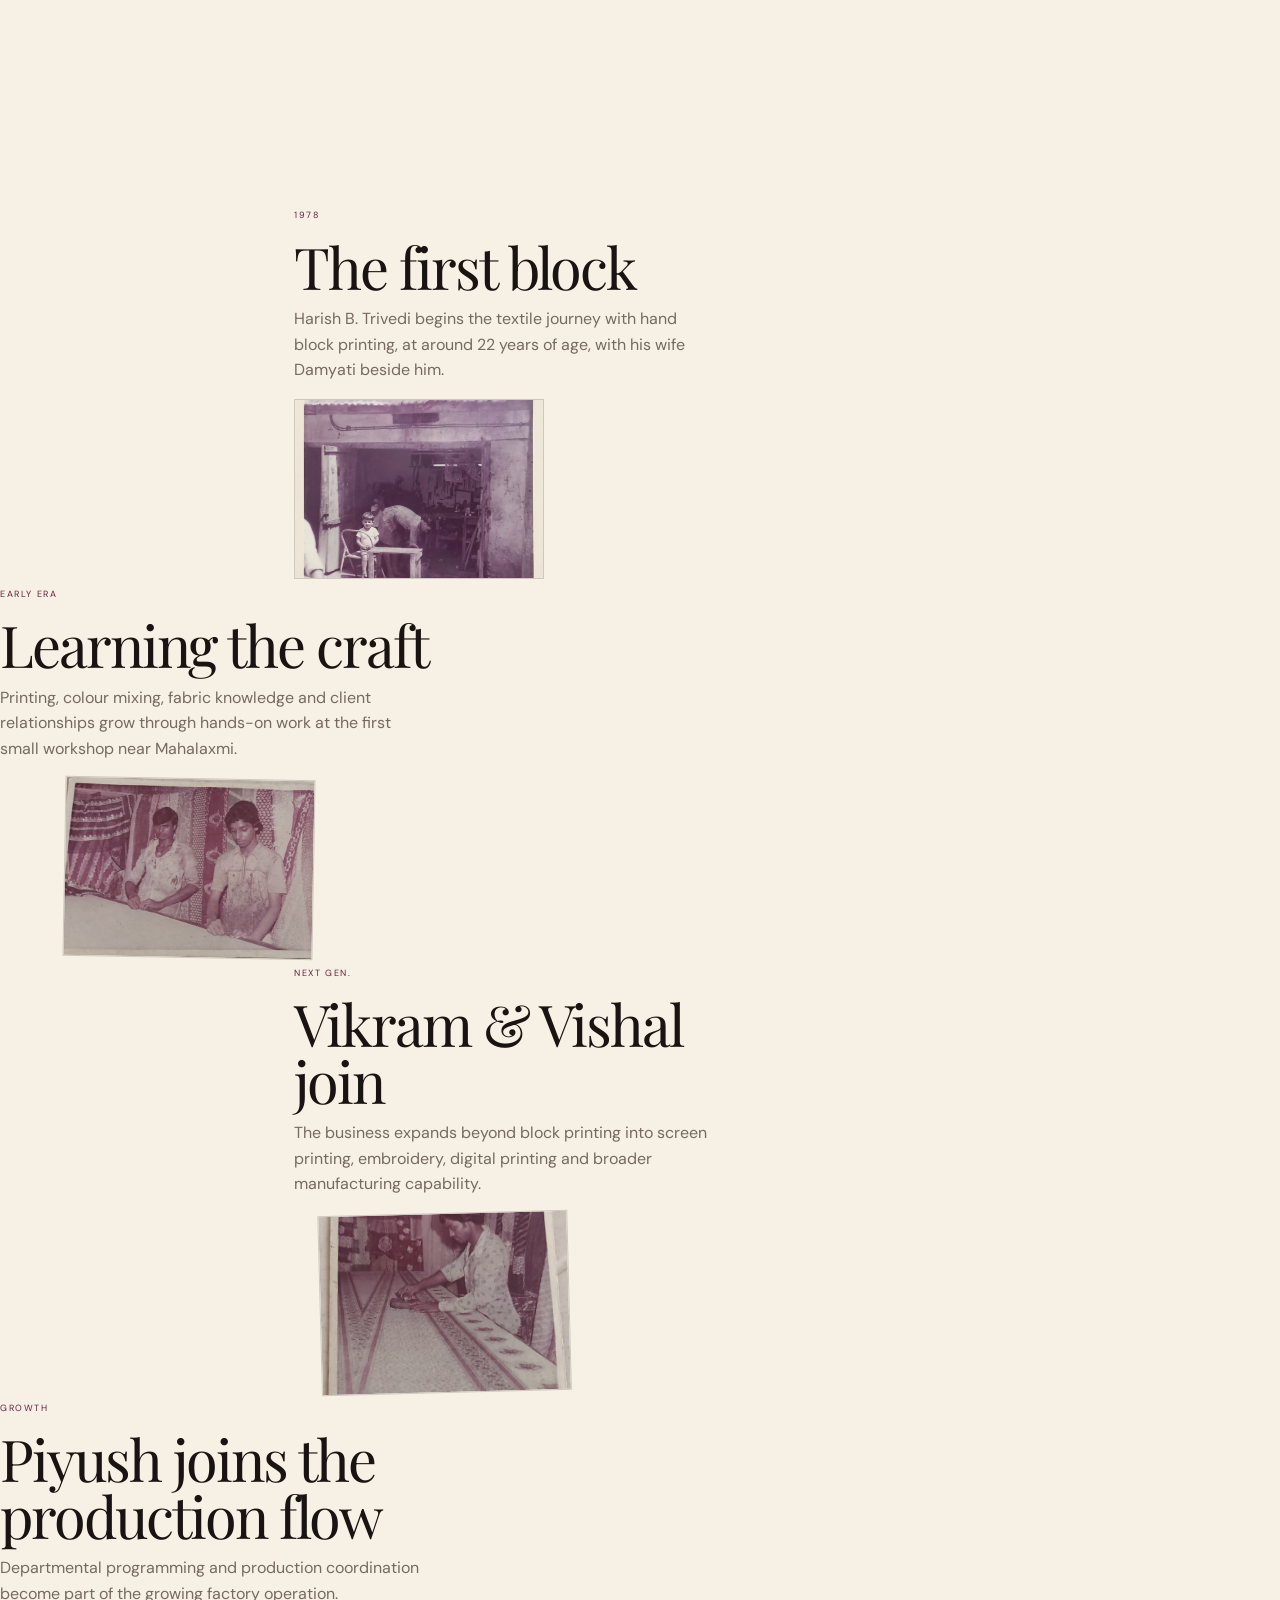
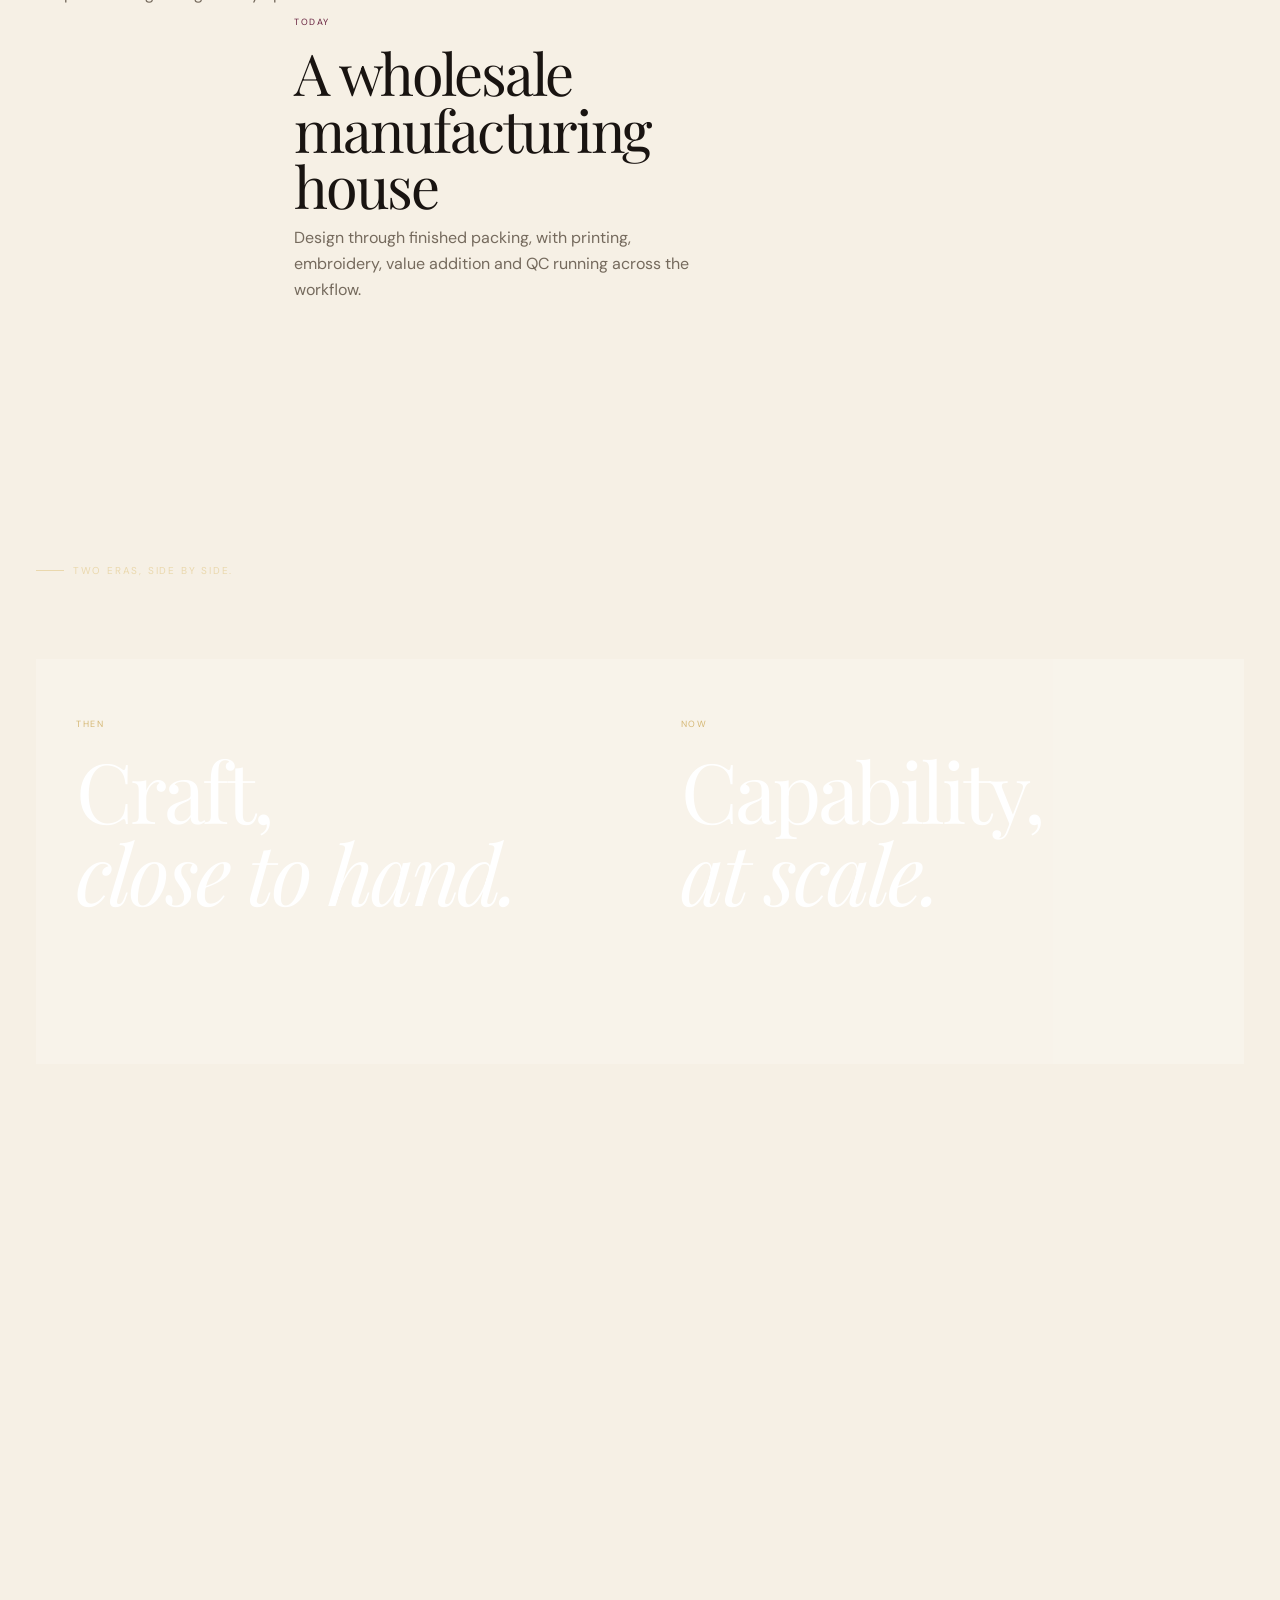
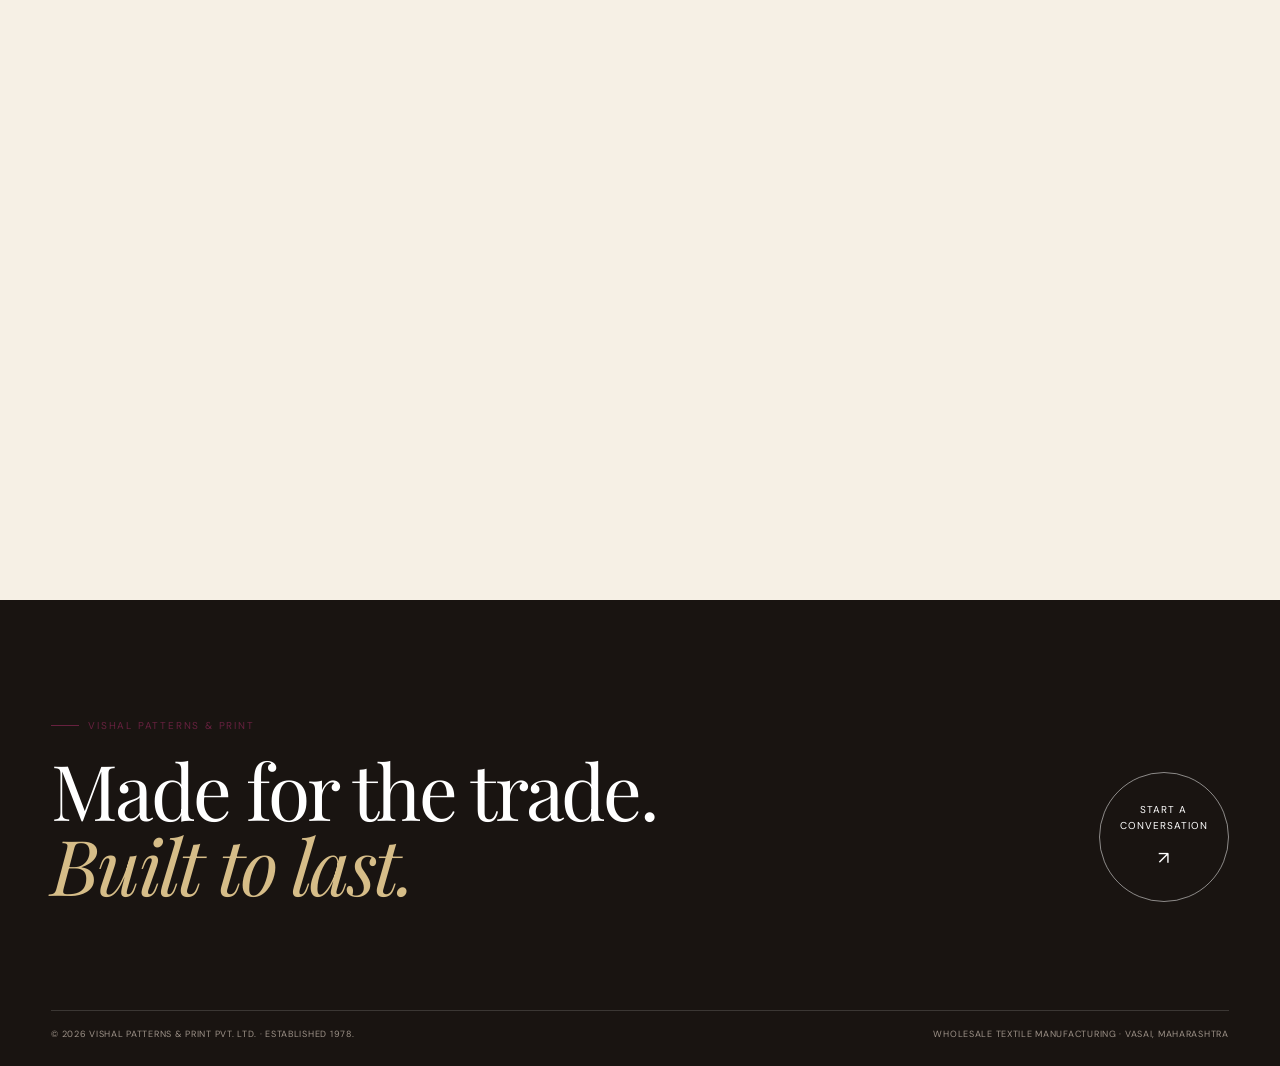
<file: journey.html>
<!doctype html><html lang="en"><head><meta charset="utf-8"><meta name="viewport" content="width=device-width,initial-scale=1"><title>Our Journey | Vishal Patterns & Print</title><meta name="description" content="1978 to today — the history of Vishal Patterns & Print through the photographs of the family that built it."><link rel="stylesheet" href="style.css"><link rel="preconnect" href="https://fonts.googleapis.com"><link rel="preconnect" href="https://fonts.gstatic.com" crossorigin><link href="https://fonts.googleapis.com/css2?family=DM+Sans:wght@400;500;600&family=Playfair+Display:ital,wght@0,400;0,500;0,600;1,400;1,500&display=swap" rel="stylesheet"></head><body class=""><nav class="nav" data-nav><a class="brand" href="index.html"><span class="brand-mark">VP</span><span class="brand-copy"><b>Vishal Patterns &amp; Print</b><small>PRIVATE LIMITED · EST. 1978</small></span></a><div class="nav-links"><a href="about.html" class="">Who We Are</a><a href="capabilities.html" class="">Capabilities</a><a href="products.html" class="">Products</a><a href="factory.html" class="">Factory</a><a href="journey.html" class="is-active">Journey</a><a href="leadership.html" class="">Leadership</a><a href="gallery.html" class="">Gallery</a><a href="contact.html" class="nav-cta">Wholesale enquiry <i>↗</i></a></div><button class="nav-burger" aria-label="Open menu"><span></span><span></span><span></span></button></nav><div class="mobile-panel" data-mobile><a href="about.html">Who We Are<span>↗</span></a><a href="capabilities.html">Capabilities<span>↗</span></a><a href="products.html">Products<span>↗</span></a><a href="factory.html">Factory<span>↗</span></a><a href="journey.html">Journey<span>↗</span></a><a href="leadership.html">Leadership<span>↗</span></a><a href="gallery.html">Gallery<span>↗</span></a><a class="mobile-cta" href="contact.html">Wholesale enquiry <span>↗</span></a></div><main><section class="page-intro scene" data-scene data-pin><div class="intro-grid"><span class="eyebrow">Our journey</span><h1>1978<br><i>to today.</i></h1><p>Told through the photographs the family kept — from a single block table to a factory floor of two hundred hands at peak strength.</p></div><div class="intro-image depth-mid"><img src="assets/family-first-factory.jpg" alt=""></div></section><section class="journey-film scene" data-scene data-pin><div class="journey-line"></div><div class="journey-item j1"><span>1978</span><h2>The first block</h2><p>Harish B. Trivedi begins the textile journey with hand block printing, at around 22 years of age, with his wife Damyati beside him.</p><figure class="journey-photo"><img src="assets/first-factory-mahalaxmi.jpg" alt="The early workshop near Mahalaxmi"></figure></div><div class="journey-item j2"><span>EARLY ERA</span><h2>Learning the craft</h2><p>Printing, colour mixing, fabric knowledge and client relationships grow through hands-on work at the first small workshop near Mahalaxmi.</p><figure class="journey-photo"><img src="assets/first-karigar.jpg" alt="Early karigars working at the first workshop"></figure></div><div class="journey-item j3"><span>NEXT GEN.</span><h2>Vikram &amp; Vishal join</h2><p>The business expands beyond block printing into screen printing, embroidery, digital printing and broader manufacturing capability.</p><figure class="journey-photo"><img src="assets/karigar-old-saree.jpg" alt="Early textile work with a karigar"></figure></div><div class="journey-item j4"><span>GROWTH</span><h2>Piyush joins the production flow</h2><p>Departmental programming and production coordination become part of the growing factory operation.</p></div><div class="journey-item j5"><span>TODAY</span><h2>A wholesale manufacturing house</h2><p>Design through finished packing, with printing, embroidery, value addition and QC running across the workflow.</p></div></section><section class="two-eras scene wine-scene" data-scene data-pin><span class="eyebrow light">Two eras, side by side.</span><div class="eras"><div><small>THEN</small><h2>Craft,<br><i>close to hand.</i></h2></div><div><small>NOW</small><h2>Capability,<br><i>at scale.</i></h2></div></div></section></main><footer class="footer"><div class="footer-top"><div><span class="eyebrow">Vishal Patterns &amp; Print</span><h2>Made for the trade.<br><em>Built to last.</em></h2></div><a class="circle-cta" href="contact.html"><span>Start a<br>conversation</span><b>↗</b></a></div><div class="footer-bottom"><span>© 2026 Vishal Patterns &amp; Print Pvt. Ltd. · Established 1978.</span><span>Wholesale textile manufacturing · Vasai, Maharashtra</span></div></footer><script src="main.js"></script></body></html>
</file>
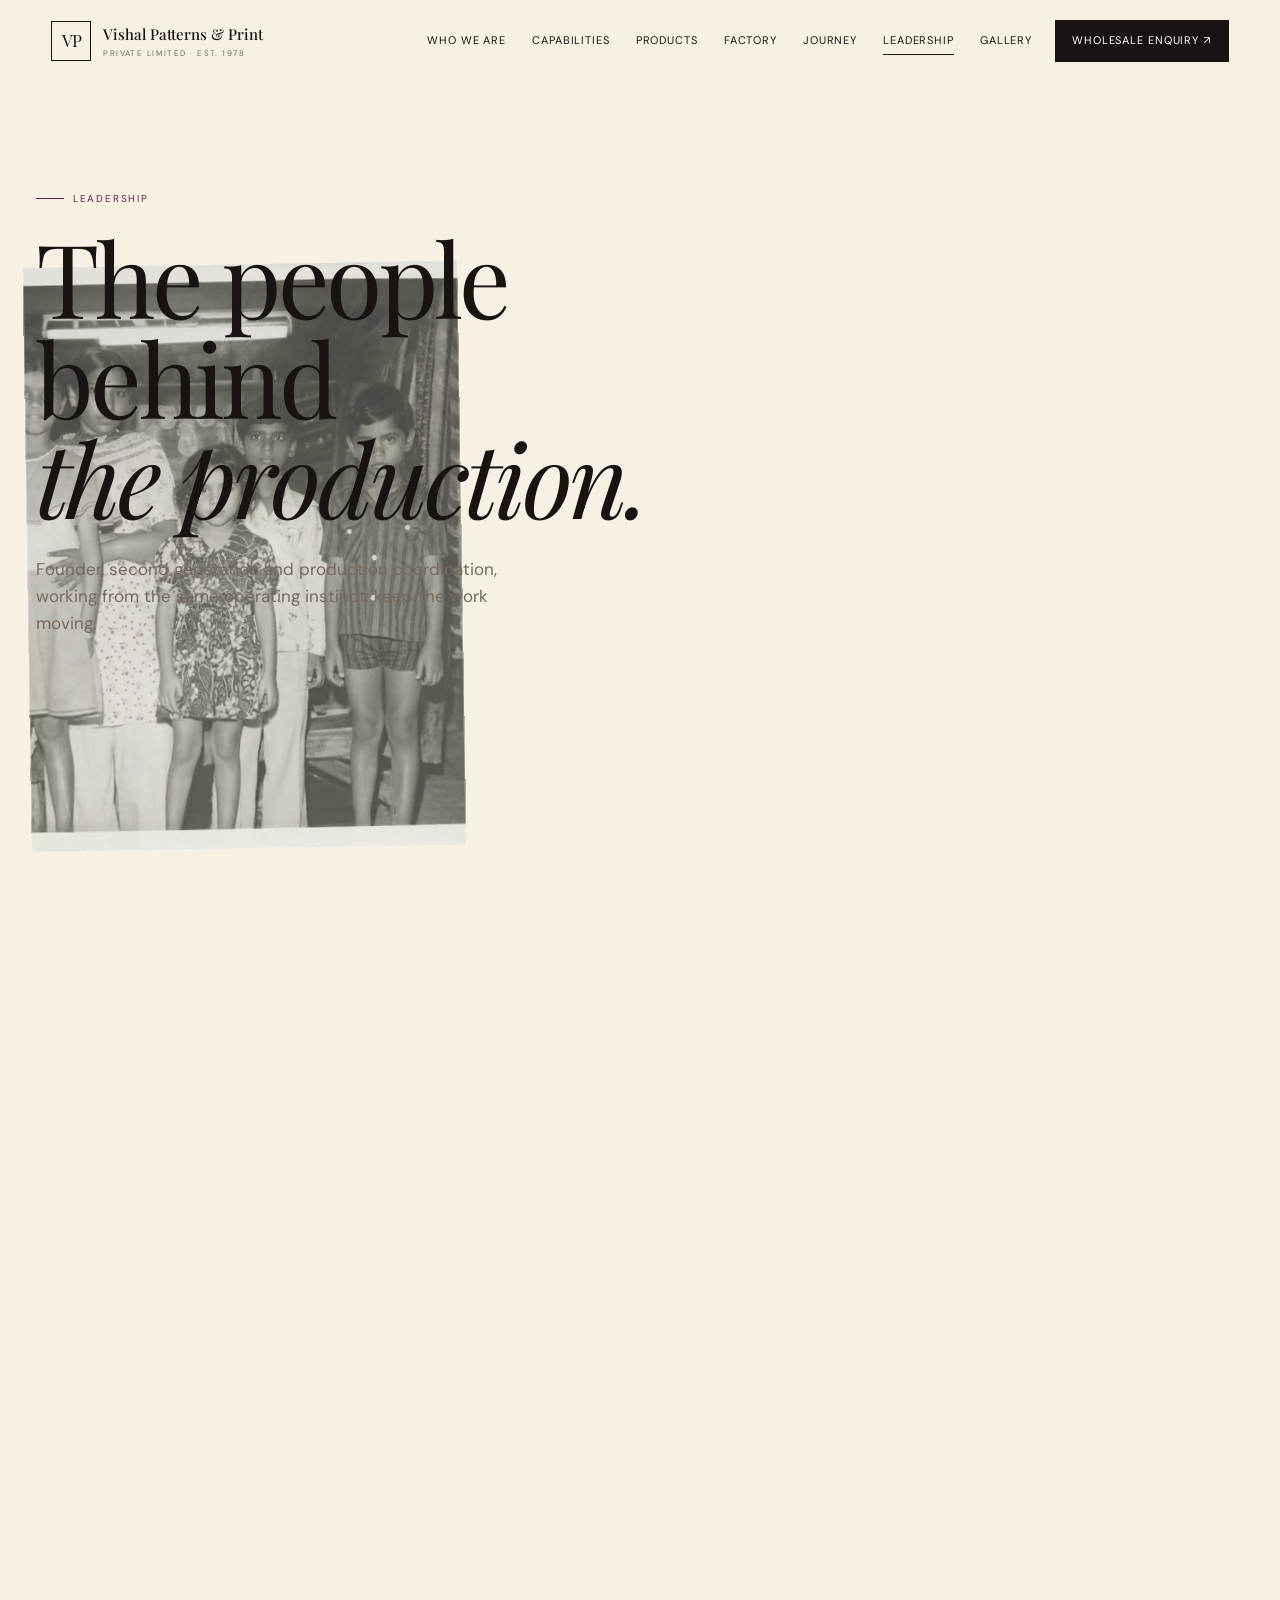
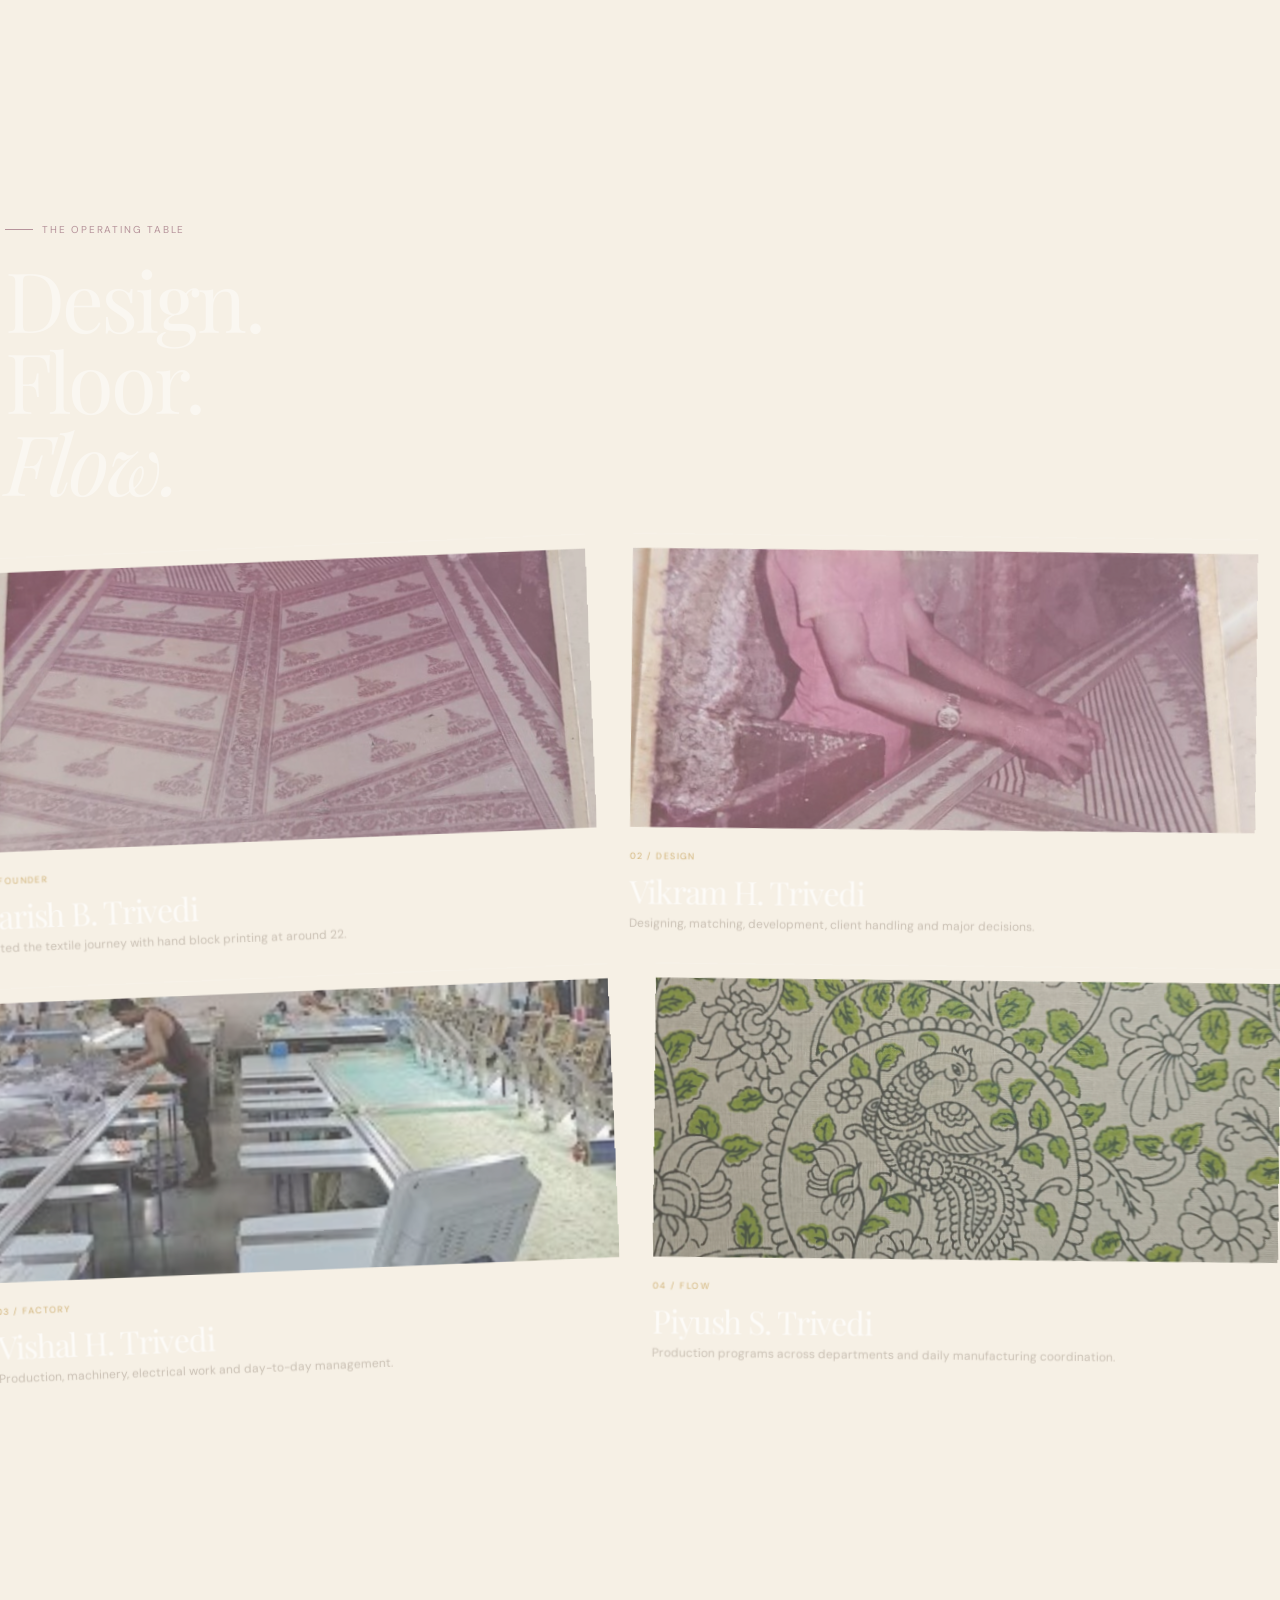
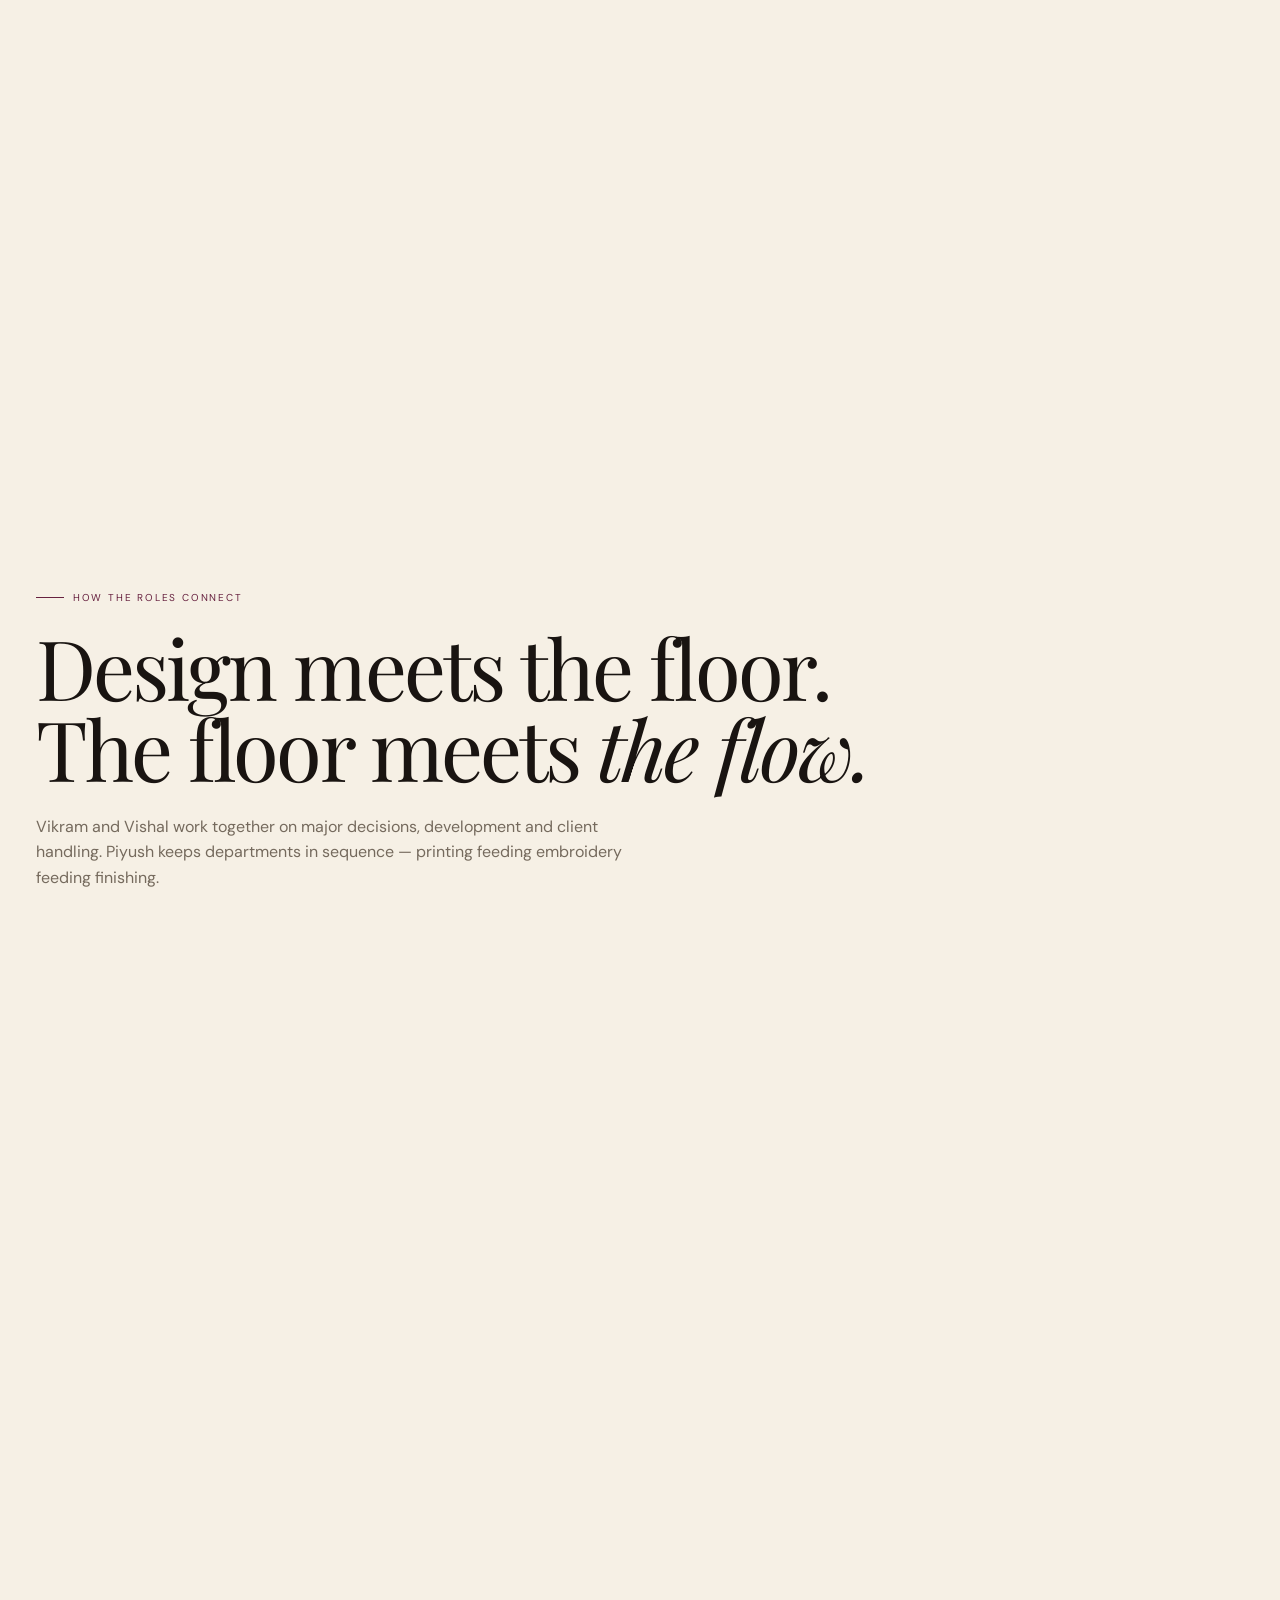
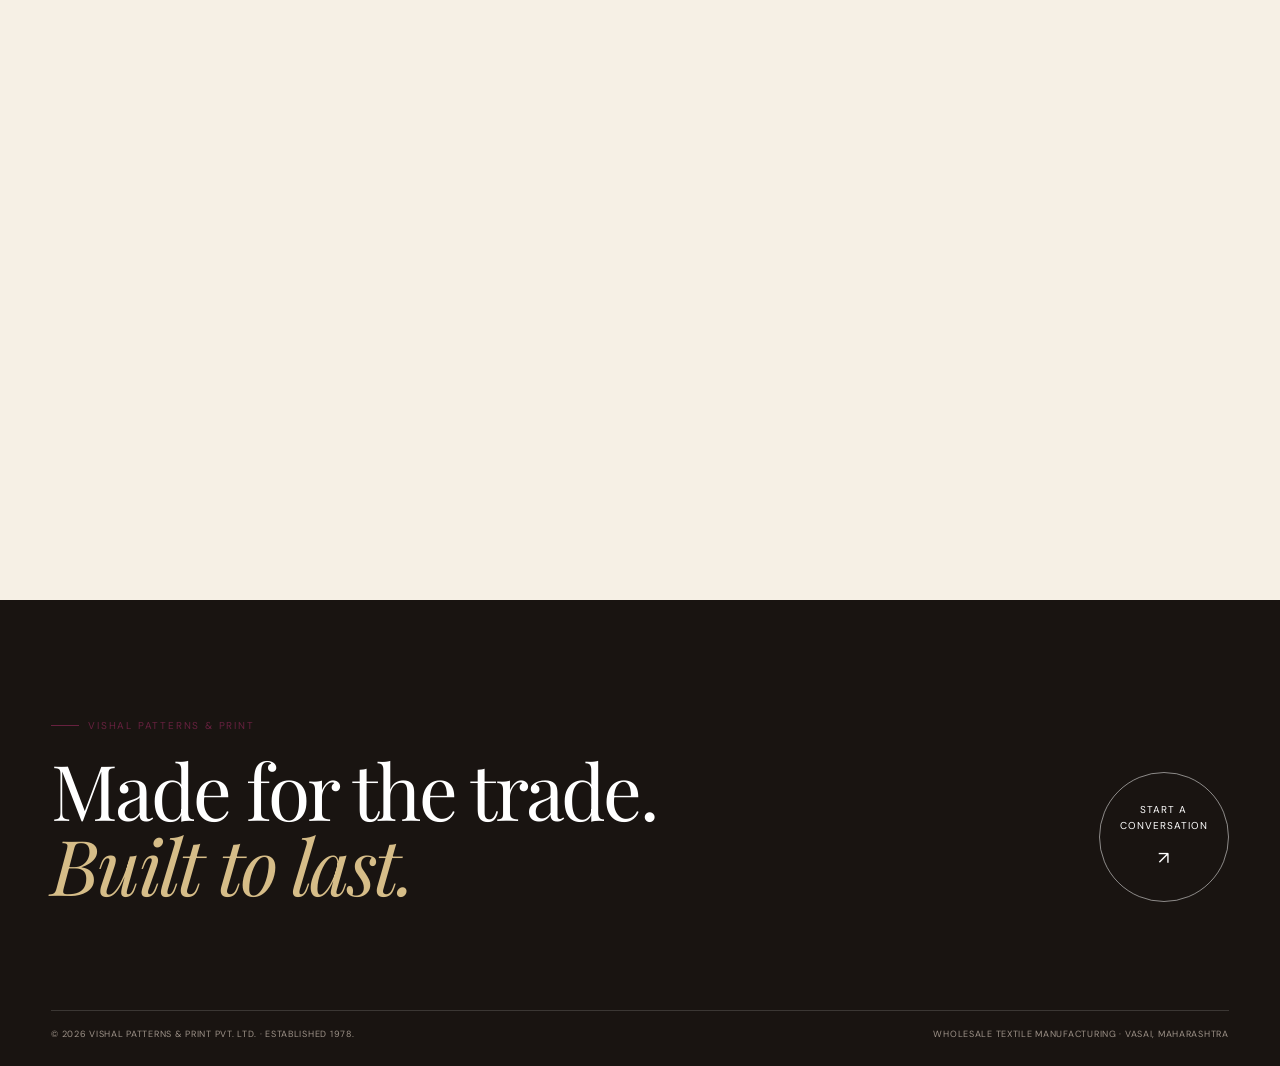
<file: leadership.html>
<!doctype html><html lang="en"><head><meta charset="utf-8"><meta name="viewport" content="width=device-width,initial-scale=1"><title>Leadership | Vishal Patterns & Print</title><meta name="description" content="Founder, second generation and production leadership at Vishal Patterns & Print Pvt. Ltd."><link rel="stylesheet" href="style.css"><link rel="preconnect" href="https://fonts.googleapis.com"><link rel="preconnect" href="https://fonts.gstatic.com" crossorigin><link href="https://fonts.googleapis.com/css2?family=DM+Sans:wght@400;500;600&family=Playfair+Display:ital,wght@0,400;0,500;0,600;1,400;1,500&display=swap" rel="stylesheet"></head><body class=""><nav class="nav" data-nav><a class="brand" href="index.html"><span class="brand-mark">VP</span><span class="brand-copy"><b>Vishal Patterns &amp; Print</b><small>PRIVATE LIMITED · EST. 1978</small></span></a><div class="nav-links"><a href="about.html" class="">Who We Are</a><a href="capabilities.html" class="">Capabilities</a><a href="products.html" class="">Products</a><a href="factory.html" class="">Factory</a><a href="journey.html" class="">Journey</a><a href="leadership.html" class="is-active">Leadership</a><a href="gallery.html" class="">Gallery</a><a href="contact.html" class="nav-cta">Wholesale enquiry <i>↗</i></a></div><button class="nav-burger" aria-label="Open menu"><span></span><span></span><span></span></button></nav><div class="mobile-panel" data-mobile><a href="about.html">Who We Are<span>↗</span></a><a href="capabilities.html">Capabilities<span>↗</span></a><a href="products.html">Products<span>↗</span></a><a href="factory.html">Factory<span>↗</span></a><a href="journey.html">Journey<span>↗</span></a><a href="leadership.html">Leadership<span>↗</span></a><a href="gallery.html">Gallery<span>↗</span></a><a class="mobile-cta" href="contact.html">Wholesale enquiry <span>↗</span></a></div><main><section class="page-intro scene" data-scene data-pin><div class="intro-grid"><span class="eyebrow">Leadership</span><h1>The people behind<br><i>the production.</i></h1><p>Founder, second generation and production coordination, working from the same operating instinct: keep the work moving.</p></div><div class="intro-image depth-mid"><img src="assets/family-first-factory.jpg" alt=""></div></section><section class="lead-film scene" data-scene data-pin><div class="lead-head depth-fg"><span class="eyebrow">The operating table</span><h2>Design.<br>Floor.<br><i>Flow.</i></h2></div><div class="lead-cards depth-mid"><article><div><img src="assets/block-saree.jpg" alt=""></div><span>01 / FOUNDER</span><h3>Harish B. Trivedi</h3><p>Started the textile journey with hand block printing at around 22.</p></article><article><div><img src="assets/fabric-detail-01.jpg" alt=""></div><span>02 / DESIGN</span><h3>Vikram H. Trivedi</h3><p>Designing, matching, development, client handling and major decisions.</p></article><article><div><img src="assets/embroidery-unit.jpg" alt=""></div><span>03 / FACTORY</span><h3>Vishal H. Trivedi</h3><p>Production, machinery, electrical work and day-to-day management.</p></article><article><div><img src="assets/fabric-detail-03.jpg" alt=""></div><span>04 / FLOW</span><h3>Piyush S. Trivedi</h3><p>Production programs across departments and daily manufacturing coordination.</p></article></div></section><section class="lead-quote scene cream-scene" data-scene data-pin><span class="eyebrow">How the roles connect</span><h2>Design meets the floor.<br>The floor meets <i>the flow.</i></h2><p>Vikram and Vishal work together on major decisions, development and client handling. Piyush keeps departments in sequence — printing feeding embroidery feeding finishing.</p></section></main><footer class="footer"><div class="footer-top"><div><span class="eyebrow">Vishal Patterns &amp; Print</span><h2>Made for the trade.<br><em>Built to last.</em></h2></div><a class="circle-cta" href="contact.html"><span>Start a<br>conversation</span><b>↗</b></a></div><div class="footer-bottom"><span>© 2026 Vishal Patterns &amp; Print Pvt. Ltd. · Established 1978.</span><span>Wholesale textile manufacturing · Vasai, Maharashtra</span></div></footer><script src="main.js"></script></body></html>
</file>
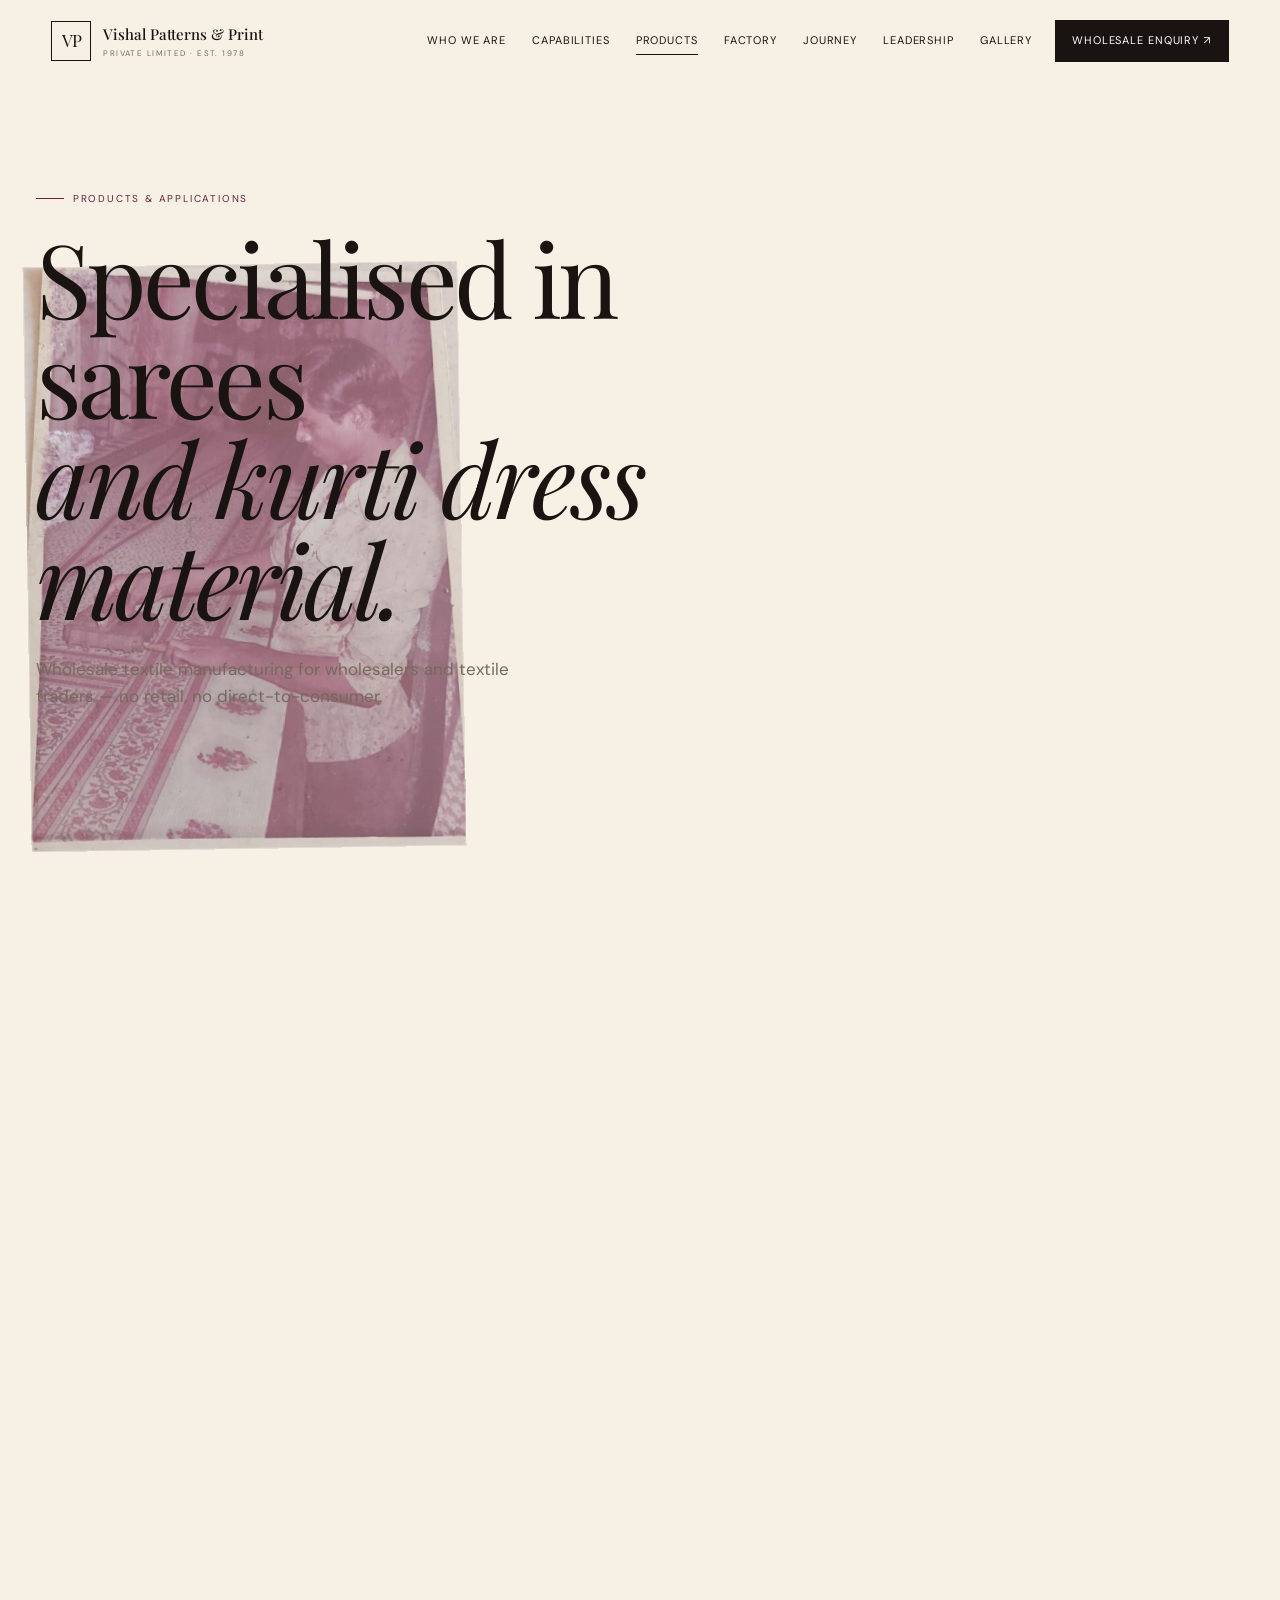
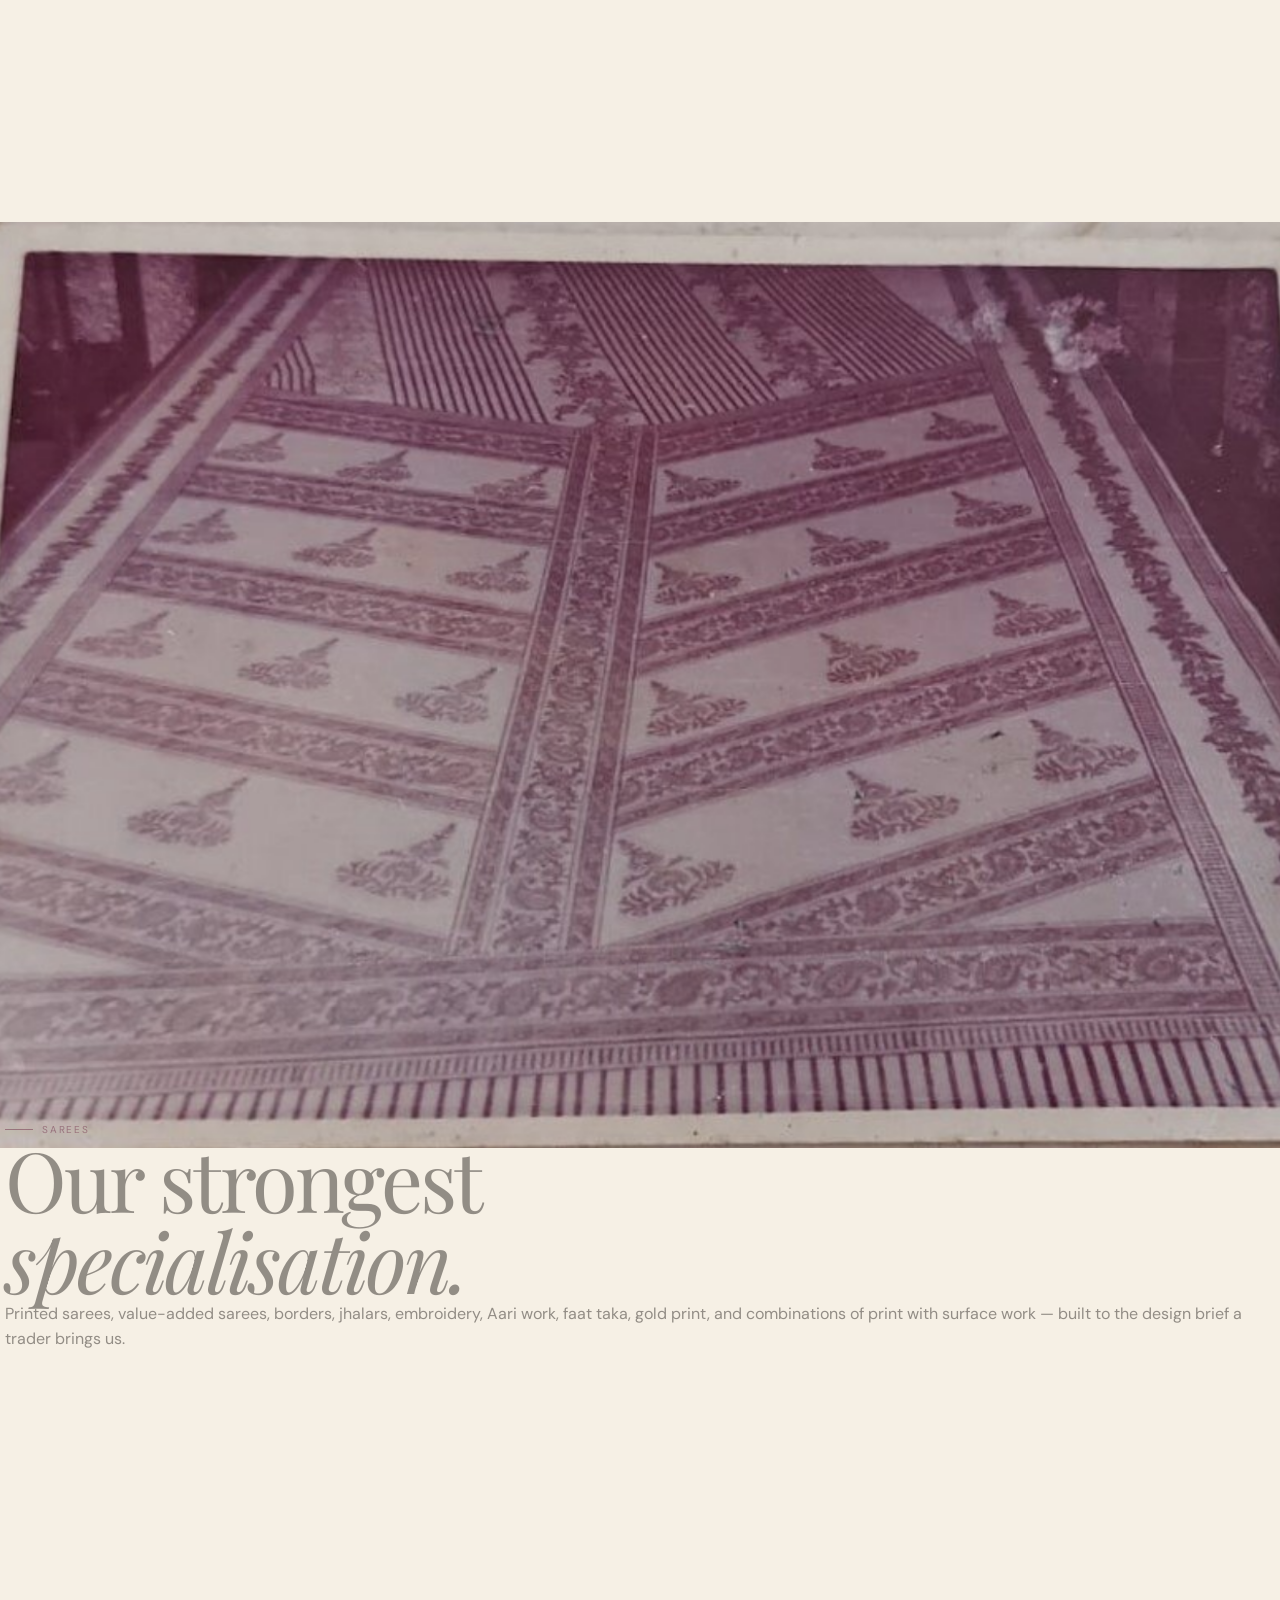
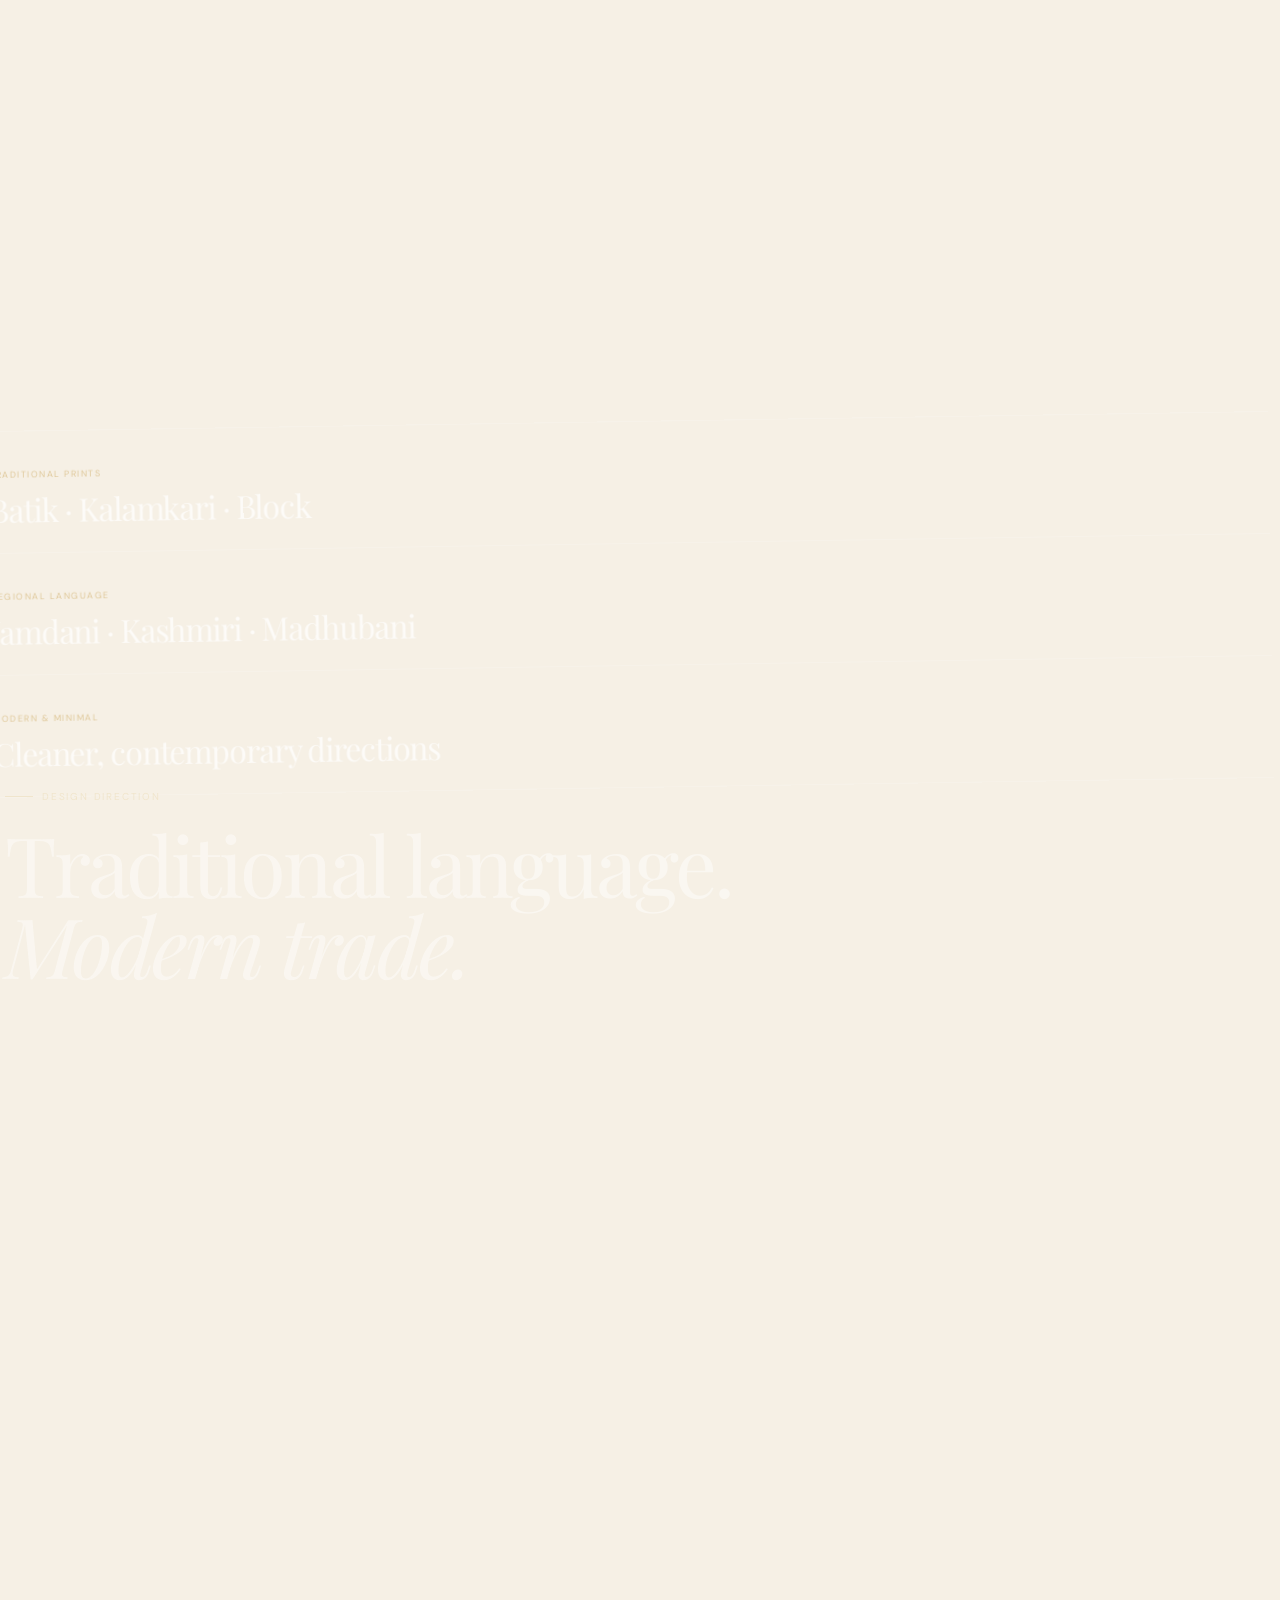
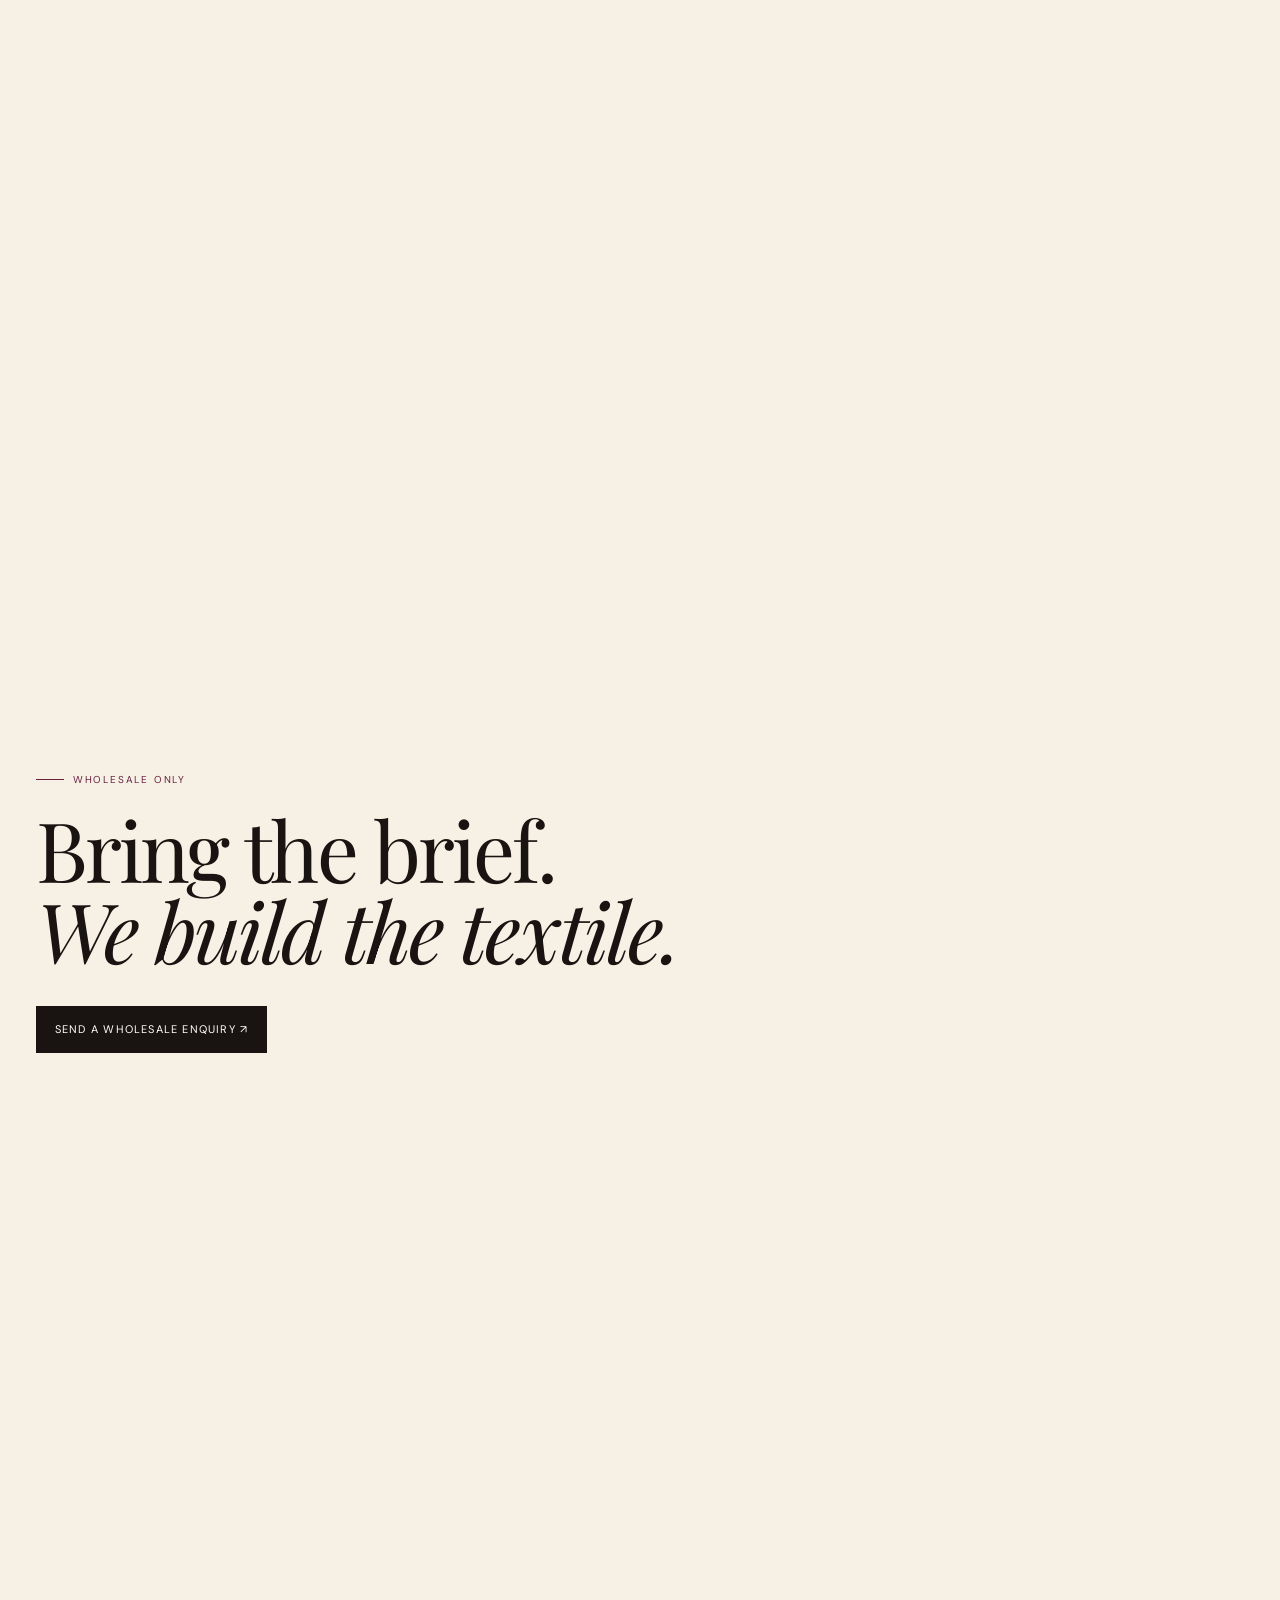
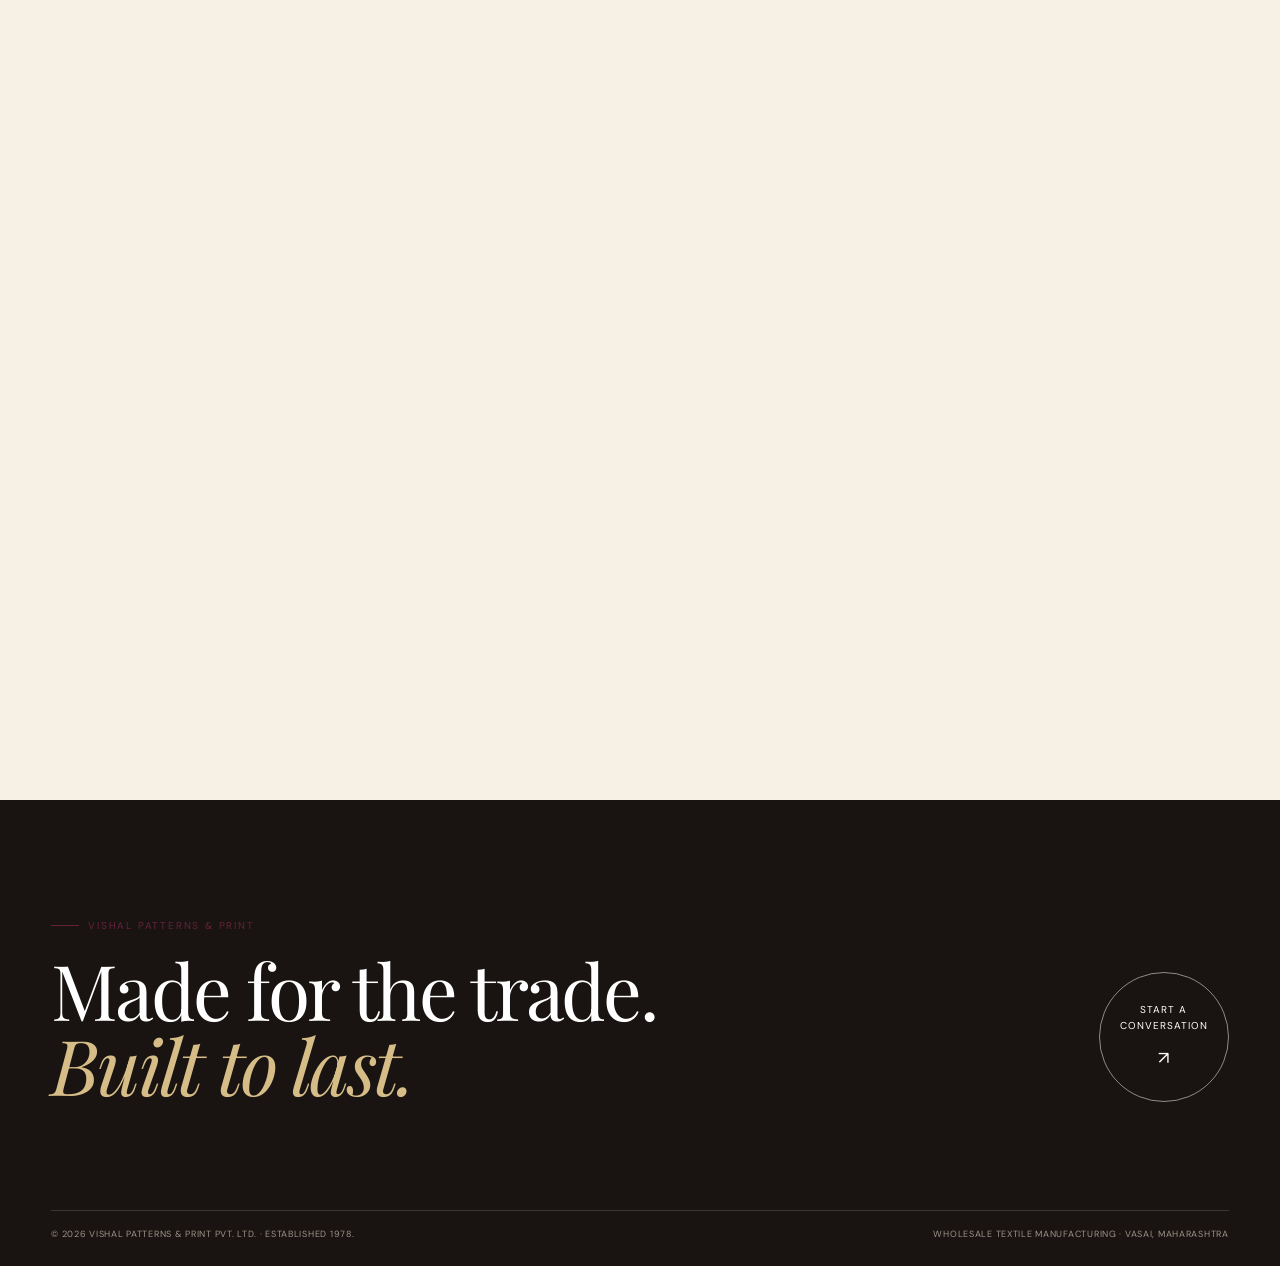
<file: products.html>
<!doctype html><html lang="en"><head><meta charset="utf-8"><meta name="viewport" content="width=device-width,initial-scale=1"><title>Products | Vishal Patterns & Print</title><meta name="description" content="Wholesale saree and kurti dress material manufacturing for wholesalers and textile traders."><link rel="stylesheet" href="style.css"><link rel="preconnect" href="https://fonts.googleapis.com"><link rel="preconnect" href="https://fonts.gstatic.com" crossorigin><link href="https://fonts.googleapis.com/css2?family=DM+Sans:wght@400;500;600&family=Playfair+Display:ital,wght@0,400;0,500;0,600;1,400;1,500&display=swap" rel="stylesheet"></head><body class=""><nav class="nav" data-nav><a class="brand" href="index.html"><span class="brand-mark">VP</span><span class="brand-copy"><b>Vishal Patterns &amp; Print</b><small>PRIVATE LIMITED · EST. 1978</small></span></a><div class="nav-links"><a href="about.html" class="">Who We Are</a><a href="capabilities.html" class="">Capabilities</a><a href="products.html" class="is-active">Products</a><a href="factory.html" class="">Factory</a><a href="journey.html" class="">Journey</a><a href="leadership.html" class="">Leadership</a><a href="gallery.html" class="">Gallery</a><a href="contact.html" class="nav-cta">Wholesale enquiry <i>↗</i></a></div><button class="nav-burger" aria-label="Open menu"><span></span><span></span><span></span></button></nav><div class="mobile-panel" data-mobile><a href="about.html">Who We Are<span>↗</span></a><a href="capabilities.html">Capabilities<span>↗</span></a><a href="products.html">Products<span>↗</span></a><a href="factory.html">Factory<span>↗</span></a><a href="journey.html">Journey<span>↗</span></a><a href="leadership.html">Leadership<span>↗</span></a><a href="gallery.html">Gallery<span>↗</span></a><a class="mobile-cta" href="contact.html">Wholesale enquiry <span>↗</span></a></div><main><section class="page-intro scene" data-scene data-pin><div class="intro-grid"><span class="eyebrow">Products &amp; applications</span><h1>Specialised in sarees<br><i>and kurti dress material.</i></h1><p>Wholesale textile manufacturing for wholesalers and textile traders — no retail, no direct-to-consumer.</p></div><div class="intro-image depth-mid"><img src="assets/fabric-detail-02.jpg" alt=""></div></section><section class="product-film scene cream-scene" data-scene data-pin><div class="product-hero depth-bg"><img src="assets/block-saree.jpg" alt="Printed textile"></div><div class="product-copy depth-fg"><span class="eyebrow">Sarees</span><h2>Our strongest<br><i>specialisation.</i></h2><p>Printed sarees, value-added sarees, borders, jhalars, embroidery, Aari work, faat taka, gold print, and combinations of print with surface work — built to the design brief a trader brings us.</p></div></section><section class="design-film scene" data-scene data-pin><div class="design-grid depth-mid"><div><span>TRADITIONAL PRINTS</span><h3>Batik · Kalamkari · Block</h3></div><div><span>REGIONAL LANGUAGE</span><h3>Jamdani · Kashmiri · Madhubani</h3></div><div><span>MODERN &amp; MINIMAL</span><h3>Cleaner, contemporary directions</h3></div></div><div class="design-copy depth-fg"><span class="eyebrow light">Design direction</span><h2>Traditional language.<br><i>Modern trade.</i></h2></div></section><section class="closing-strip scene cream-scene" data-scene data-pin><span class="eyebrow">Wholesale only</span><h2>Bring the brief.<br><i>We build the textile.</i></h2><a class="btn dark-btn" href="contact.html">Send a wholesale enquiry ↗</a></section></main><footer class="footer"><div class="footer-top"><div><span class="eyebrow">Vishal Patterns &amp; Print</span><h2>Made for the trade.<br><em>Built to last.</em></h2></div><a class="circle-cta" href="contact.html"><span>Start a<br>conversation</span><b>↗</b></a></div><div class="footer-bottom"><span>© 2026 Vishal Patterns &amp; Print Pvt. Ltd. · Established 1978.</span><span>Wholesale textile manufacturing · Vasai, Maharashtra</span></div></footer><script src="main.js"></script></body></html>
</file>
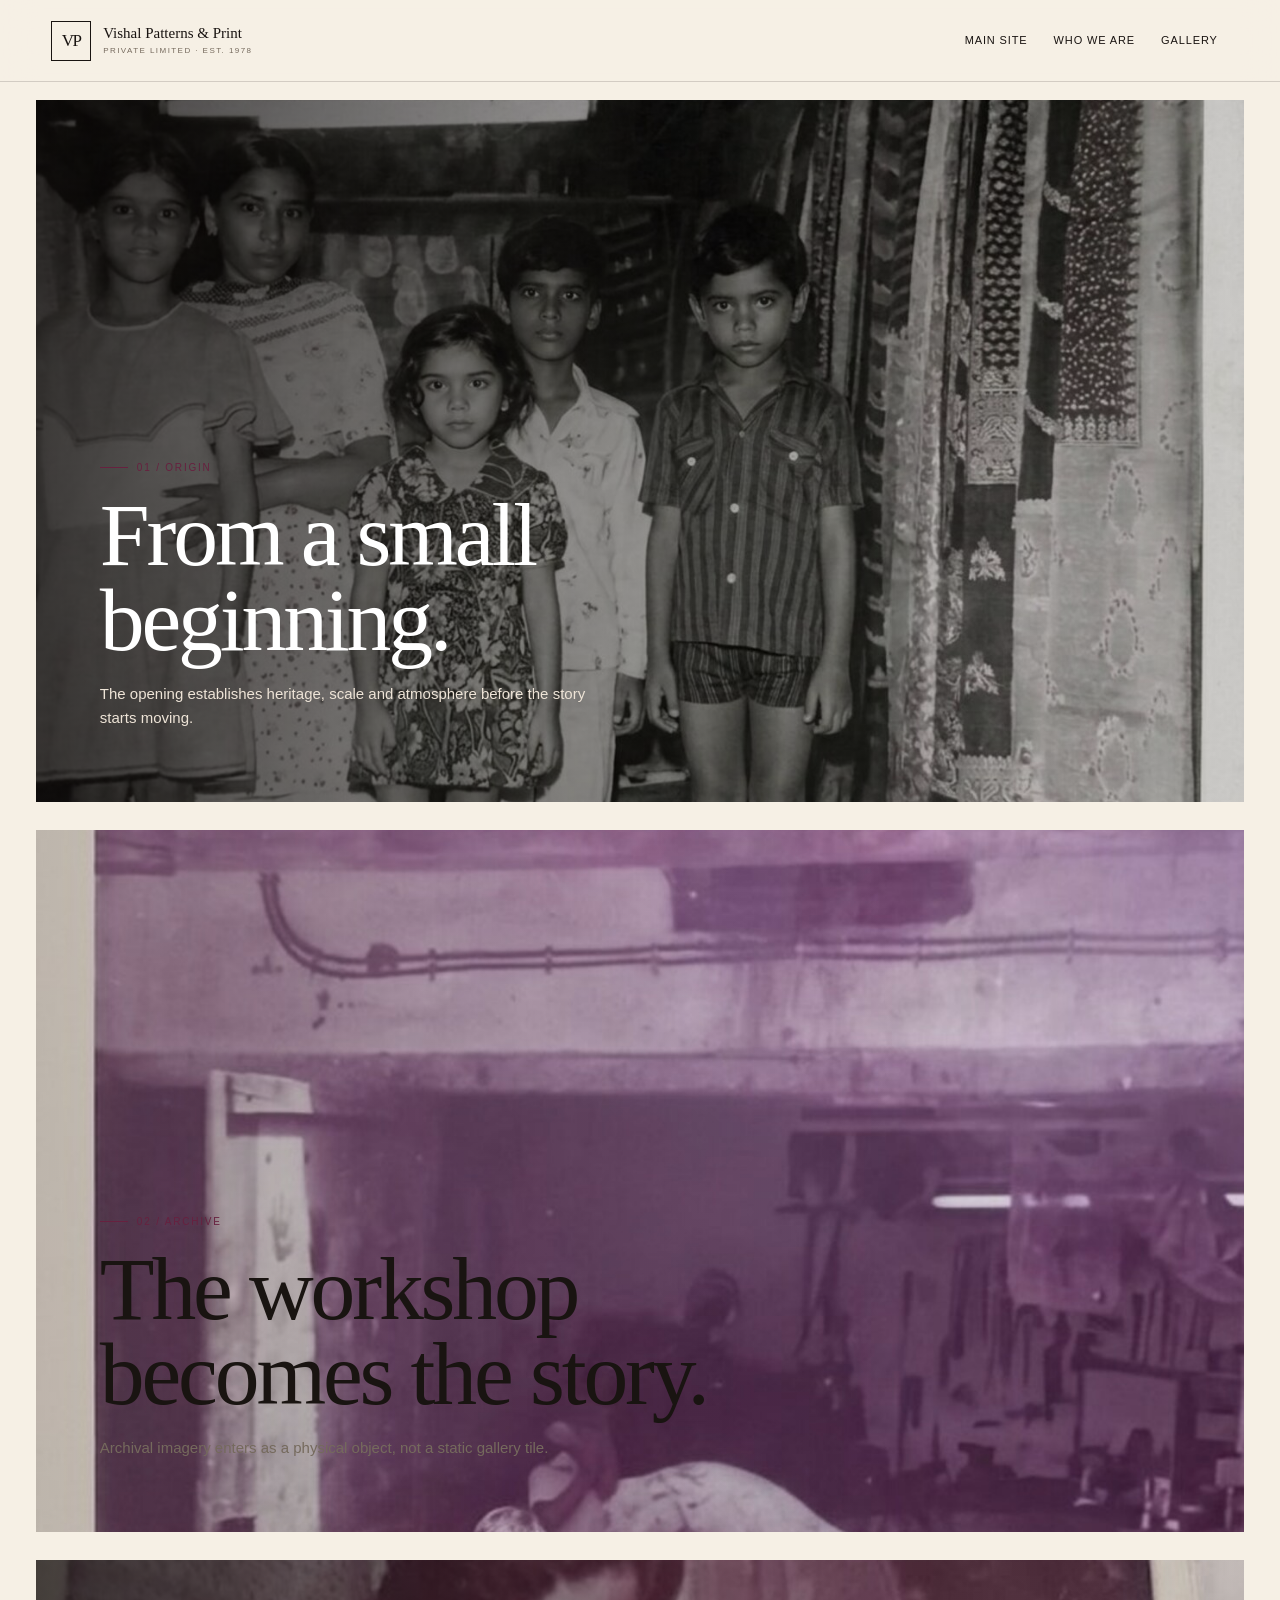
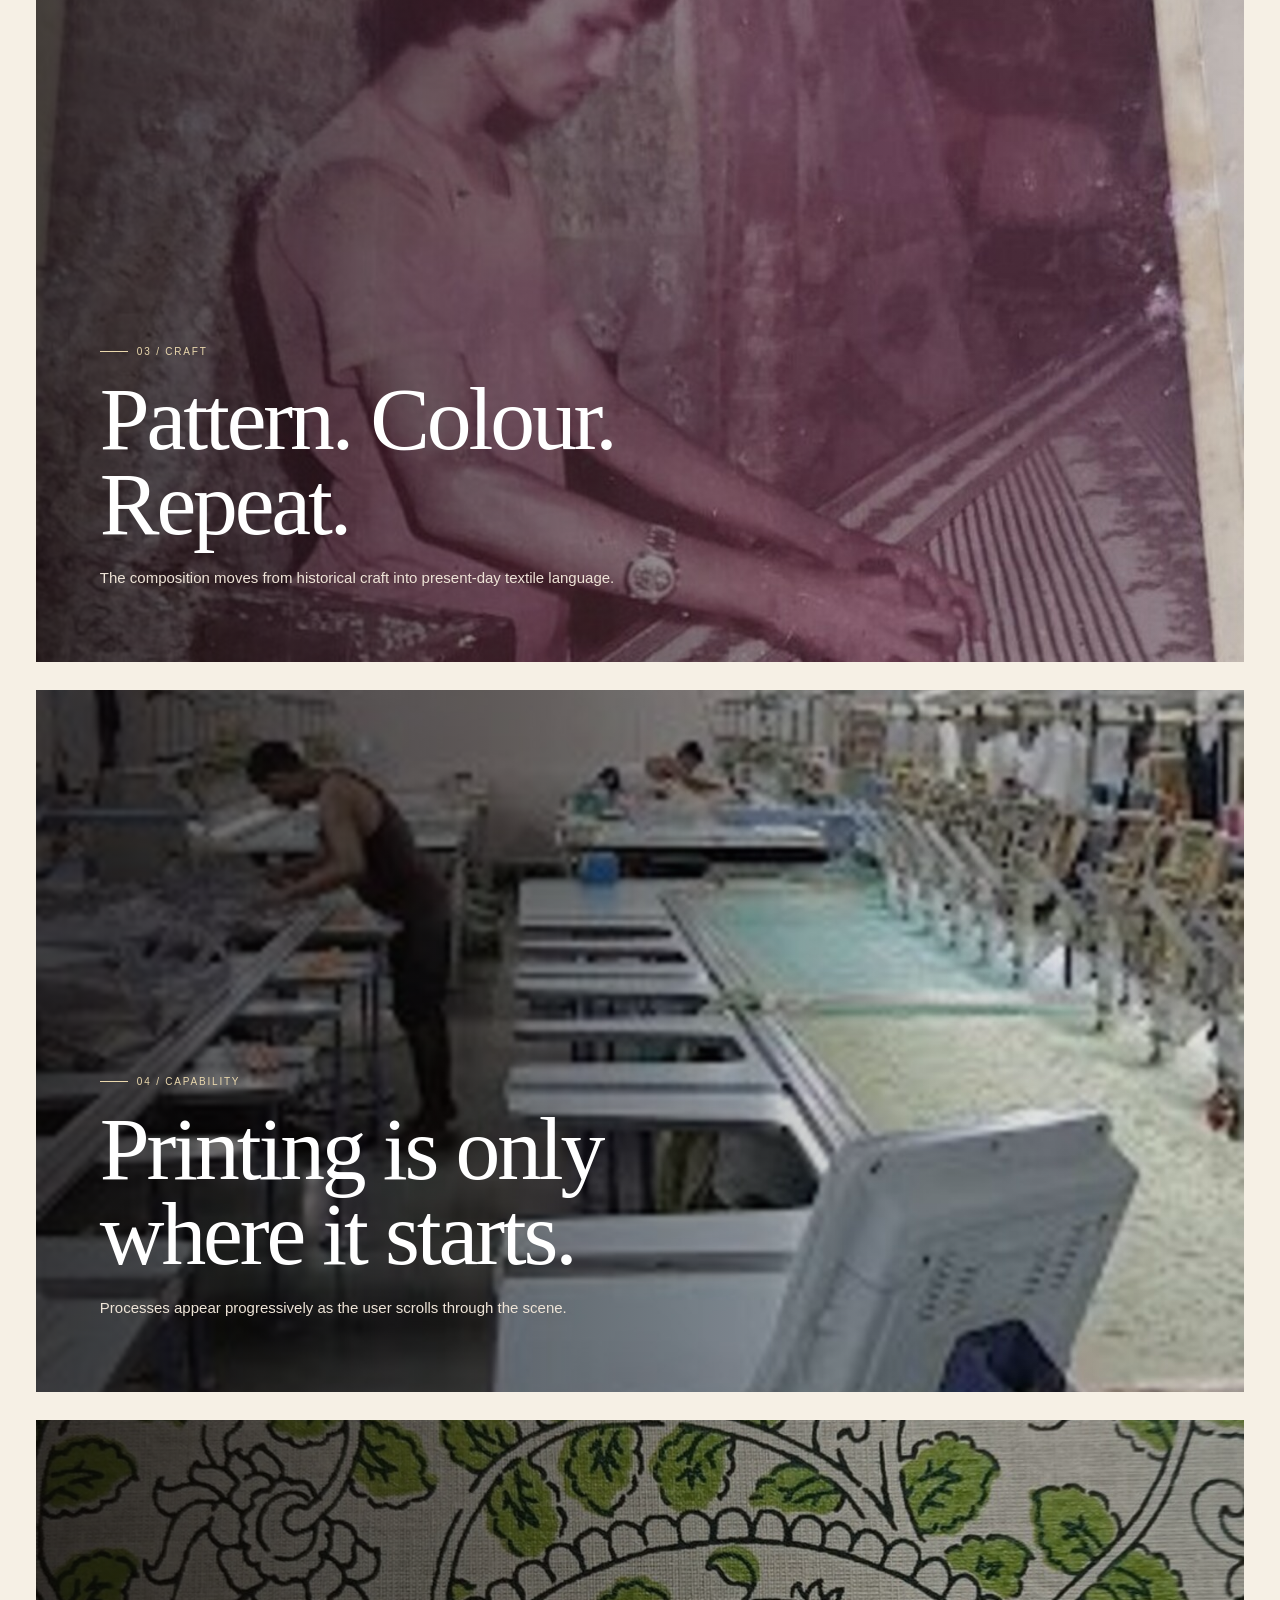
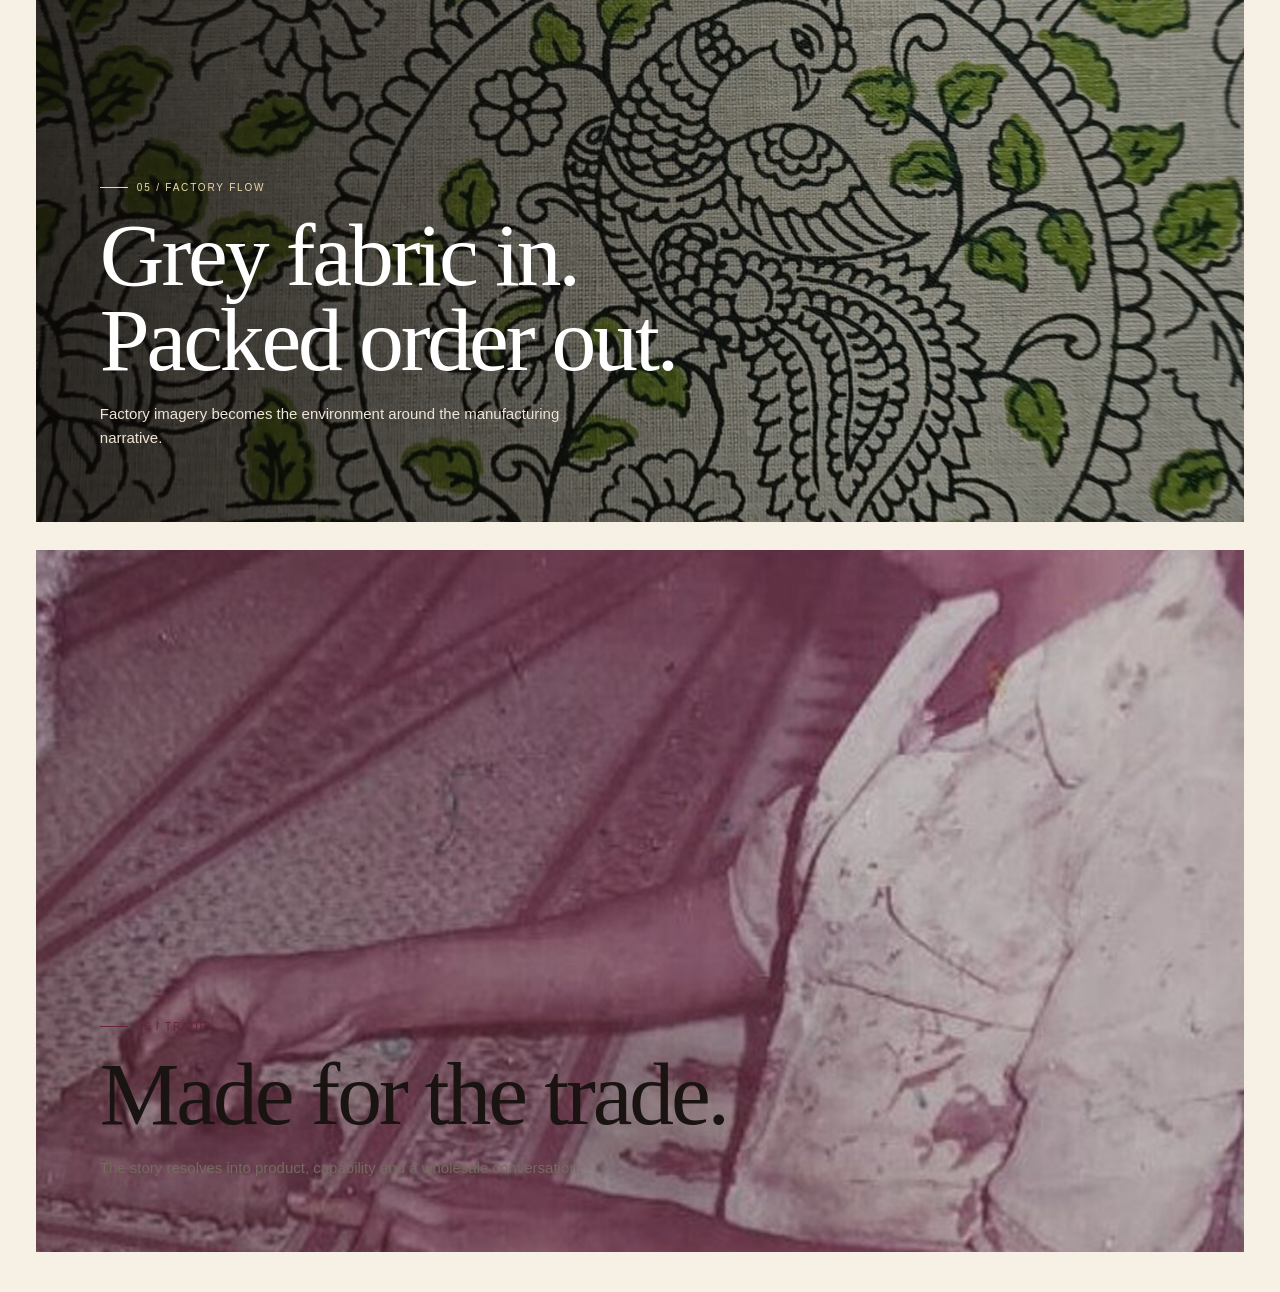
<file: review.html>
<!doctype html><html lang="en"><head><meta charset="utf-8"><meta name="viewport" content="width=device-width,initial-scale=1"><title>Vishal Patterns & Print — Cinematic Review</title><link rel="stylesheet" href="style.css"></head><body class="home review-page">
<nav class="nav scrolled"><a class="brand" href="index.html"><span class="brand-mark">VP</span><span class="brand-copy"><b>Vishal Patterns &amp; Print</b><small>PRIVATE LIMITED · EST. 1978</small></span></a><div class="nav-links"><a href="index.html">Main site</a><a href="about.html">Who We Are</a><a href="gallery.html">Gallery</a></div></nav>
<main class="review-main">
<section class="review-scene"><img src="assets/review-temp-09.jpg"><div class="review-copy"><span class="eyebrow">01 / Origin</span><h1>From a small beginning.</h1><p>The opening establishes heritage, scale and atmosphere before the story starts moving.</p></div></section>
<section class="review-scene light"><img src="assets/review-temp-01.jpg"><div class="review-copy"><span class="eyebrow">02 / Archive</span><h2>The workshop becomes the story.</h2><p>Archival imagery enters as a physical object, not a static gallery tile.</p></div></section>
<section class="review-scene dark"><img src="assets/review-temp-05.jpg"><div class="review-copy"><span class="eyebrow light">03 / Craft</span><h2>Pattern. Colour. Repeat.</h2><p>The composition moves from historical craft into present-day textile language.</p></div></section>
<section class="review-scene wine"><img src="assets/review-temp-08.jpg"><div class="review-copy"><span class="eyebrow light">04 / Capability</span><h2>Printing is only where it starts.</h2><p>Processes appear progressively as the user scrolls through the scene.</p></div></section>
<section class="review-scene dark"><img src="assets/review-temp-12.jpg"><div class="review-copy"><span class="eyebrow light">05 / Factory flow</span><h2>Grey fabric in. Packed order out.</h2><p>Factory imagery becomes the environment around the manufacturing narrative.</p></div></section>
<section class="review-scene light"><img src="assets/review-temp-06.jpg"><div class="review-copy"><span class="eyebrow">06 / Trade</span><h2>Made for the trade.</h2><p>The story resolves into product, capability and a wholesale conversation.</p></div></section>
</main></body></html>
</file>
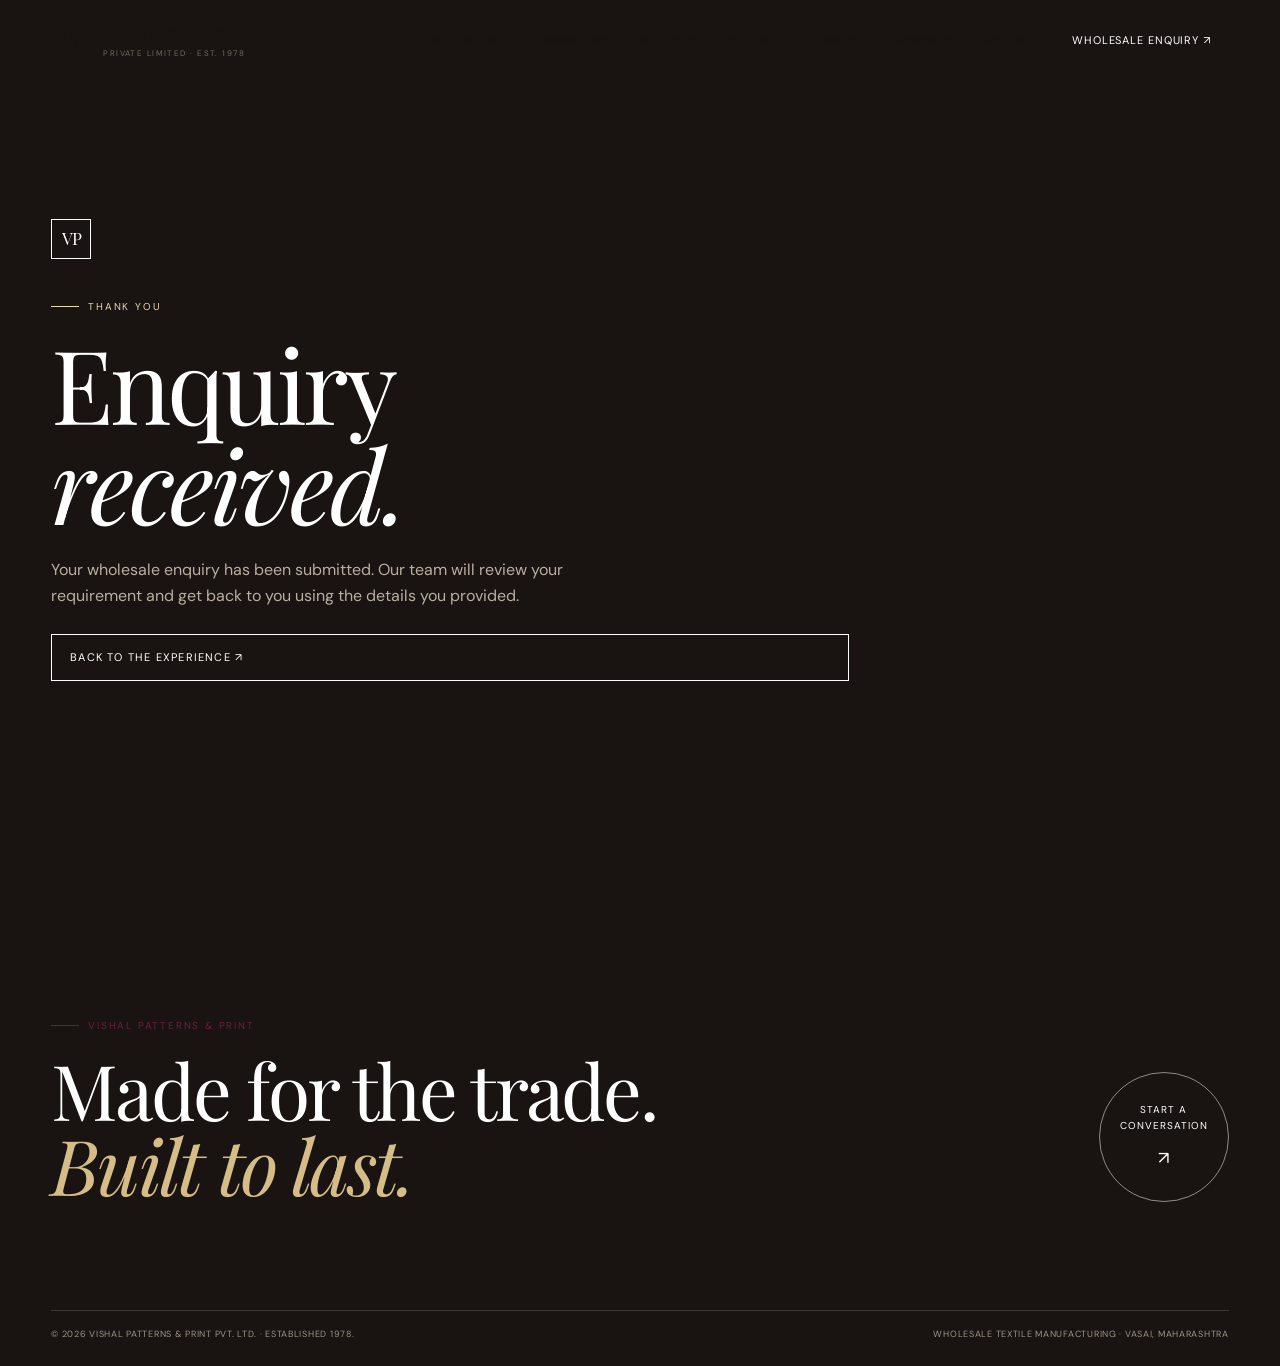
<file: thank-you.html>
<!doctype html><html lang="en"><head><meta charset="utf-8"><meta name="viewport" content="width=device-width,initial-scale=1"><title>Enquiry Received | Vishal Patterns & Print</title><meta name="description" content="Enquiry received."><link rel="stylesheet" href="style.css"><link rel="preconnect" href="https://fonts.googleapis.com"><link rel="preconnect" href="https://fonts.gstatic.com" crossorigin><link href="https://fonts.googleapis.com/css2?family=DM+Sans:wght@400;500;600&family=Playfair+Display:ital,wght@0,400;0,500;0,600;1,400;1,500&display=swap" rel="stylesheet"></head><body class="thank"><nav class="nav" data-nav><a class="brand" href="index.html"><span class="brand-mark">VP</span><span class="brand-copy"><b>Vishal Patterns &amp; Print</b><small>PRIVATE LIMITED · EST. 1978</small></span></a><div class="nav-links"><a href="about.html" class="">Who We Are</a><a href="capabilities.html" class="">Capabilities</a><a href="products.html" class="">Products</a><a href="factory.html" class="">Factory</a><a href="journey.html" class="">Journey</a><a href="leadership.html" class="">Leadership</a><a href="gallery.html" class="">Gallery</a><a href="contact.html" class="nav-cta">Wholesale enquiry <i>↗</i></a></div><button class="nav-burger" aria-label="Open menu"><span></span><span></span><span></span></button></nav><div class="mobile-panel" data-mobile><a href="about.html">Who We Are<span>↗</span></a><a href="capabilities.html">Capabilities<span>↗</span></a><a href="products.html">Products<span>↗</span></a><a href="factory.html">Factory<span>↗</span></a><a href="journey.html">Journey<span>↗</span></a><a href="leadership.html">Leadership<span>↗</span></a><a href="gallery.html">Gallery<span>↗</span></a><a class="mobile-cta" href="contact.html">Wholesale enquiry <span>↗</span></a></div><main class="thank-film"><div class="thank-mark">VP</div><span class="eyebrow light">Thank you</span><h1>Enquiry<br><i>received.</i></h1><p>Your wholesale enquiry has been submitted. Our team will review your requirement and get back to you using the details you provided.</p><a class="btn light-btn" href="index.html">Back to the experience ↗</a></main><footer class="footer"><div class="footer-top"><div><span class="eyebrow">Vishal Patterns &amp; Print</span><h2>Made for the trade.<br><em>Built to last.</em></h2></div><a class="circle-cta" href="contact.html"><span>Start a<br>conversation</span><b>↗</b></a></div><div class="footer-bottom"><span>© 2026 Vishal Patterns &amp; Print Pvt. Ltd. · Established 1978.</span><span>Wholesale textile manufacturing · Vasai, Maharashtra</span></div></footer><script src="main.js"></script></body></html>
</file>
<file: style.css>
:root{--ink:#191411;--paper:#f6f0e5;--cream:#e9ddc6;--wine:#67213f;--wine2:#3f1429;--gold:#c29a4b;--muted:#756a5d;--line:rgba(25,20,17,.16);--serif:"Playfair Display",Georgia,serif;--sans:"DM Sans",Arial,sans-serif;--ease:cubic-bezier(.16,.8,.2,1);--nav:82px;--pad:clamp(22px,4vw,64px)}
*{box-sizing:border-box}html{scroll-behavior:auto;background:var(--paper)}body{margin:0;background:var(--paper);color:var(--ink);font-family:var(--sans);font-size:16px;line-height:1.6;-webkit-font-smoothing:antialiased;overflow-x:hidden}body.menu-open{overflow:hidden}a{text-decoration:none;color:inherit}button,input,textarea{font:inherit}img{display:block;width:100%;height:100%;object-fit:cover}::selection{background:var(--wine);color:#fff}.nav{height:var(--nav);position:fixed;inset:0 0 auto;z-index:1000;display:flex;align-items:center;justify-content:space-between;padding:0 var(--pad);color:var(--ink);mix-blend-mode:normal;transition:background .5s,border .5s,transform .5s}.nav.scrolled{background:rgba(246,240,229,.88);backdrop-filter:blur(18px);border-bottom:1px solid var(--line)}.brand{display:flex;align-items:center;gap:12px}.brand-mark,.thank-mark{display:grid;place-items:center;width:40px;height:40px;border:1px solid currentColor;font-family:var(--serif);font-size:17px;letter-spacing:-.08em}.brand-copy{display:flex;flex-direction:column;line-height:1.05}.brand-copy b{font:500 15px var(--serif)}.brand-copy small{font-size:8px;letter-spacing:.18em;color:var(--muted);margin-top:5px}.nav-links{display:flex;align-items:center;gap:4px}.nav-links a{font-size:11px;letter-spacing:.08em;text-transform:uppercase;padding:12px 11px;position:relative}.nav-links a:not(.nav-cta):after{content:"";position:absolute;left:11px;right:11px;bottom:7px;height:1px;background:currentColor;transform:scaleX(0);transform-origin:left;transition:transform .35s var(--ease)}.nav-links a:hover:after,.nav-links a.is-active:after{transform:scaleX(1)}.nav-cta{background:var(--ink);color:#fff;padding:12px 17px!important;margin-left:8px}.nav-cta:hover{background:var(--wine)}.nav-burger{display:none;border:0;background:transparent;padding:8px}.nav-burger span{display:block;width:25px;height:1px;background:currentColor;margin:5px 0}.mobile-panel{display:none}
.eyebrow{font-size:10px;letter-spacing:.18em;text-transform:uppercase;color:var(--wine);display:inline-flex;align-items:center;gap:9px}.eyebrow:before{content:"";width:28px;height:1px;background:currentColor}.eyebrow.light{color:#ead8ad}.text-link{font-size:11px;text-transform:uppercase;letter-spacing:.12em;display:inline-flex;gap:8px;border-bottom:1px solid currentColor;padding-bottom:5px;margin-top:25px}.text-link.light{color:#fff}.btn{display:inline-flex;align-items:center;justify-content:space-between;gap:35px;padding:14px 18px;border:1px solid var(--ink);font-size:11px;text-transform:uppercase;letter-spacing:.11em;transition:transform .35s var(--ease),background .35s,color .35s}.btn:hover{transform:translateY(-3px)}.light-btn{border-color:#fff;color:#fff}.light-btn:hover{background:#fff;color:var(--ink)}.dark-btn{background:var(--ink);color:#fff}.dark-btn:hover{background:var(--wine)}h1,h2,h3,p{margin:0}h1,h2,h3{font-family:var(--serif);font-weight:400;letter-spacing:-.035em;line-height:.98}h1{font-size:clamp(54px,8vw,132px)}h2{font-size:clamp(45px,6.5vw,102px)}h3{font-size:clamp(24px,2.5vw,36px)}i{font-style:italic;font-weight:400}.scene{position:relative;min-height:100vh;overflow:hidden}.film-hero{height:100vh;background:#201419;color:#fff}.scene-bg,.factory-image,.story-image,.value-photo,.qc-image,.product-hero{position:absolute;inset:-7%;height:114%;will-change:transform}.scene-bg img,.factory-image img,.story-image img,.value-photo img,.qc-image img,.product-hero img{filter:saturate(.82)}.film-wash{position:absolute;inset:0;background:linear-gradient(90deg,rgba(15,8,11,.78),rgba(15,8,11,.3) 58%,rgba(15,8,11,.18)),linear-gradient(0deg,rgba(15,8,11,.6),transparent 55%)}.hero-grain{position:absolute;inset:0;opacity:.11;background-image:url("data:image/svg+xml,%3Csvg viewBox='0 0 160 160' xmlns='http://www.w3.org/2000/svg'%3E%3Cfilter id='n'%3E%3CfeTurbulence type='fractalNoise' baseFrequency='.9' numOctaves='3' stitchTiles='stitch'/%3E%3C/filter%3E%3Crect width='100%25' height='100%25' filter='url(%23n)' opacity='.28'/%3E%3C/svg%3E");mix-blend-mode:soft-light}.hero-copy{position:absolute;z-index:4;left:var(--pad);bottom:10vh;max-width:980px}.hero-copy h1{max-width:12ch;margin:20px 0 26px}.hero-copy p{max-width:570px;color:#eee4d7;font-size:16px}.hero-actions{display:flex;gap:24px;align-items:center;margin-top:30px}.hero-index{position:absolute;right:var(--pad);bottom:12vh;z-index:5;display:flex;align-items:center;gap:13px;font:13px var(--serif)}.hero-index i{width:110px;height:1px;background:rgba(255,255,255,.45)}.scroll-note{position:absolute;right:var(--pad);top:50%;writing-mode:vertical-rl;display:flex;gap:12px;align-items:center;font-size:9px;letter-spacing:.15em;text-transform:uppercase;opacity:.7}.scroll-note b{font-size:18px;font-weight:400}.cinema{background:var(--cream)}.scene-number{position:absolute;top:8vh;left:var(--pad);font-size:10px;letter-spacing:.18em;color:var(--muted)}.scene-copy{position:absolute;z-index:5;left:9vw;top:22vh;width:min(45vw,590px)}.scene-copy h2{margin:18px 0 25px}.scene-copy p{max-width:430px;color:var(--muted)}.origin-photo{position:absolute;z-index:2;width:min(47vw,650px);height:70vh;right:11vw;top:15vh;transform:rotate(3deg)}.origin-photo:after{content:"";position:absolute;inset:0;border:1px solid rgba(255,255,255,.3);transform:translate(15px,15px)}.origin-detail{position:absolute;z-index:5;right:7vw;bottom:12vh;text-align:right}.origin-detail span{display:block;font:clamp(70px,10vw,150px) var(--serif);line-height:.75}.origin-detail small{font-size:9px;letter-spacing:.18em;text-transform:uppercase}.compare-film{height:180vh;background:#15100e;color:#fff}.compare-old,.compare-new{position:absolute;inset:0;will-change:clip-path,transform}.compare-old img,.compare-new img{filter:sepia(.16) saturate(.8)}.compare-new{clip-path:inset(0 0 0 100%)}.compare-line{position:absolute;top:0;bottom:0;left:0;width:2px;background:var(--gold);z-index:6;box-shadow:0 0 30px rgba(194,154,75,.55)}.compare-label{position:absolute;z-index:7;bottom:9vh;font-size:11px;letter-spacing:.15em}.compare-label small{display:block;font-size:9px;letter-spacing:.06em;opacity:.65;margin-top:4px}.compare-label.old{left:var(--pad)}.compare-label.new{right:var(--pad);text-align:right}.compare-title{position:absolute;z-index:8;left:50%;top:47%;transform:translate(-50%,-50%);text-align:center;text-shadow:0 4px 30px rgba(0,0,0,.35)}.compare-title span{display:block;font-size:9px;letter-spacing:.2em;margin-bottom:15px}.compare-title strong{font:400 clamp(48px,7vw,110px)/.92 var(--serif)}.wine-scene{background:var(--wine);color:#f8eee5}.wine-scene h1,.wine-scene h2,.wine-scene h3{color:#fff}.process-intro{position:absolute;left:var(--pad);top:18vh;z-index:5}.process-intro h2{margin-top:18px}.process-stack{position:absolute;right:8vw;top:17vh;width:min(42vw,560px);z-index:5}.process-stack article{display:grid;grid-template-columns:45px 1fr auto;align-items:end;border-bottom:1px solid rgba(255,255,255,.24);padding:18px 0;gap:12px;transform-origin:left}.process-stack span{font:14px var(--serif);color:#d9bc78}.process-stack b{font:500 17px var(--serif)}.process-stack em{font-size:9px;text-transform:uppercase;letter-spacing:.08em;opacity:.65;font-style:normal}.process-link{position:absolute;left:var(--pad);bottom:10vh}.factory-film{background:#201a17;color:#fff}.factory-overlay{position:absolute;inset:0;background:linear-gradient(90deg,rgba(13,10,8,.8),rgba(13,10,8,.25) 65%),linear-gradient(0deg,rgba(13,10,8,.55),transparent 60%)}.factory-copy{position:absolute;left:var(--pad);top:22vh;z-index:5}.factory-copy h2{margin:18px 0 30px}.factory-copy p{max-width:460px;color:#ddd1c4;margin-top:28px}.flow-line{display:flex;align-items:center;gap:14px;flex-wrap:wrap;font-size:10px;text-transform:uppercase;letter-spacing:.12em}.flow-line i{color:var(--gold);font-size:18px}.final-film{background:var(--cream)}.final-art{position:absolute;width:52vw;height:78vh;right:0;top:11vh;overflow:hidden}.final-art img{filter:saturate(.72)}.final-copy{position:absolute;left:var(--pad);top:25vh;z-index:5;width:min(54vw,700px)}.final-copy h2{margin:18px 0 25px}.final-copy p{max-width:480px;color:var(--muted);margin-bottom:30px}.final-year{position:absolute;right:var(--pad);bottom:9vh;font:14px var(--serif);letter-spacing:.08em}.final-year span{color:var(--gold);margin:0 8px}.page-intro{min-height:112vh;background:var(--paper);padding:calc(var(--nav) + 11vh) var(--pad) 8vh}.intro-grid{position:relative;z-index:5;width:min(60vw,850px)}.intro-grid h1{margin:20px 0 28px}.intro-grid p{width:min(500px,100%);color:var(--muted);font-size:17px}.intro-image{position:absolute;z-index:2;right:5vw;bottom:8vh;width:34vw;height:65vh;transform:rotate(2.5deg);overflow:hidden}.intro-image:before{content:"";position:absolute;inset:0;border:1px solid rgba(255,255,255,.4);z-index:2}.story-split{background:var(--cream)}.story-panel{position:absolute;z-index:5;left:56vw;top:19vh;width:34vw}.story-panel h2{margin:20px 0 25px}.story-panel p{color:var(--muted);max-width:480px;margin-bottom:18px}.people-film{background:var(--ink);color:#fff;min-height:130vh}.people-film h2{color:#fff}.people-head{position:absolute;left:var(--pad);top:15vh;z-index:6}.people-rail{position:absolute;top:43vh;left:14vw;display:flex;gap:3vw;width:78vw}.people-rail article{width:25vw;flex:none}.portrait{height:42vh;overflow:hidden;margin-bottom:16px}.people-rail article:nth-child(2){transform:translateY(-12vh)}.people-rail article:nth-child(3){transform:translateY(5vh)}.people-rail span,.lead-cards article>span{font-size:9px;letter-spacing:.16em;color:var(--gold)}.people-rail h3{margin:9px 0}.people-rail p{font-size:13px;color:#bdb1a4}.manifesto{padding:20vh var(--pad);background:var(--wine);color:#fff}.manifesto h2{color:#fff;margin:22px 0}.manifesto p{max-width:600px;color:#e7d6d7}.cap-film{background:var(--ink);color:#fff;min-height:150vh}.cap-title{position:absolute;left:var(--pad);top:15vh;z-index:5}.cap-title h2{margin-top:16px;color:#fff}.cap-orbit{position:absolute;inset:40vh 7vw 10vh;display:grid;grid-template-columns:repeat(3,1fr);gap:1px;background:rgba(255,255,255,.18)}.cap-orbit article{background:var(--ink);padding:26px;display:flex;flex-direction:column;justify-content:space-between;min-height:240px}.cap-orbit article span{font:14px var(--serif);color:var(--gold)}.cap-orbit article h3{color:#fff;margin-top:30px}.cap-orbit article p{font-size:12px;color:#aaa098;margin-top:18px}.value-film{background:var(--cream)}.value-copy{position:absolute;left:52vw;top:22vh;z-index:5;width:38vw}.value-copy h2{margin:18px 0 25px}.value-copy p{color:var(--muted);max-width:470px}.design-film{background:var(--wine2);color:#fff}.design-copy{position:absolute;left:var(--pad);top:17vh;z-index:6}.design-copy h2{margin-top:18px;color:#fff}.design-grid{position:absolute;left:42vw;right:var(--pad);top:18vh;display:flex;flex-direction:column;gap:0}.design-grid div{border-top:1px solid rgba(255,255,255,.24);padding:28px 0}.design-grid div:last-child{border-bottom:1px solid rgba(255,255,255,.24)}.design-grid span{font-size:9px;letter-spacing:.17em;color:#d6b87b}.design-grid h3{color:#fff;margin-top:8px}.closing-strip{min-height:80vh;padding:18vh var(--pad)}.closing-strip h2{margin:20px 0 35px}.factory-sequence{min-height:125vh}.sequence-copy{position:absolute;left:var(--pad);top:18vh;width:47vw}.sequence-copy h2{margin:18px 0 24px}.sequence-copy p{max-width:520px;color:#e4d8d0;margin-top:14px}.sequence-steps{position:absolute;right:11vw;top:19vh;display:flex;flex-direction:column;align-items:flex-end;gap:8px;font-size:12px;letter-spacing:.18em}.sequence-steps i{font-size:22px;color:var(--gold);font-style:normal}.qc-film{background:var(--cream)}.qc-copy{position:absolute;left:var(--pad);top:22vh;width:48vw}.qc-copy h2{margin:18px 0 24px}.qc-copy p{color:var(--muted);max-width:510px}.qc-count{position:absolute;right:9vw;bottom:12vh;text-align:right}.qc-count strong{display:block;font:clamp(100px,17vw,230px) var(--serif);line-height:.7}.qc-count span{font-size:10px;letter-spacing:.18em;text-transform:uppercase}.journey-film{background:var(--paper);min-height:185vh}.journey-line{position:absolute;left:18vw;top:15vh;bottom:12vh;width:1px;background:var(--line)}.journey-line:after{content:"";position:absolute;top:0;left:-1px;width:3px;height:35%;background:var(--wine);transform-origin:top}.journey-item{position:absolute;width:34vw}.journey-item span{font-size:9px;letter-spacing:.18em;color:var(--wine)}.journey-item h2{font-size:clamp(35px,4.5vw,70px);margin:12px 0}.journey-item p{color:var(--muted);max-width:420px}.j1{left:23vw;top:14vh}.j2{right:9vw;top:43vh}.j3{left:23vw;top:75vh}.j4{right:9vw;top:108vh}.j5{left:23vw;top:142vh}.two-eras{padding:17vh var(--pad);color:#fff}.eras{display:grid;grid-template-columns:1fr 1fr;gap:1px;margin-top:80px;background:rgba(255,255,255,.22)}.eras>div{padding:50px 40px;min-height:45vh}.eras small{font-size:9px;letter-spacing:.2em;color:#d5b774}.eras h2{color:#fff;margin-top:15px}.lead-film{background:var(--ink);color:#fff;min-height:150vh}.lead-head{position:absolute;left:var(--pad);top:14vh;z-index:5}.lead-head h2{color:#fff;margin-top:20px}.lead-cards{position:absolute;top:35vh;left:36vw;right:var(--pad);display:grid;grid-template-columns:1fr 1fr;gap:30px}.lead-cards article{border-top:1px solid rgba(255,255,255,.2);padding-top:14px}.lead-cards article div{height:31vh;overflow:hidden;margin-bottom:14px}.lead-cards article:nth-child(2){transform:translateY(12vh)}.lead-cards article:nth-child(4){transform:translateY(9vh)}.lead-cards h3{color:#fff;margin:8px 0}.lead-cards p{font-size:12px;color:#b8ada0}.lead-quote{padding:20vh var(--pad);background:var(--cream)}.lead-quote h2{margin:20px 0 25px}.lead-quote p{max-width:620px;color:var(--muted)}.gallery-film{background:var(--paper);padding:12vh var(--pad)}.gallery-toolbar{display:flex;gap:20px;position:relative;z-index:6;margin-bottom:40px}.gallery-toolbar button{border:0;background:none;border-bottom:1px solid transparent;padding:6px 0;font-size:10px;text-transform:uppercase;letter-spacing:.12em}.gallery-toolbar button.is-active{border-color:var(--wine);color:var(--wine)}.gallery-wall{display:grid;grid-template-columns:repeat(12,1fr);gap:12px}.gallery-wall figure{margin:0;position:relative;overflow:hidden}.gallery-wall figure:nth-child(1){grid-column:span 7;height:72vh}.gallery-wall figure:nth-child(2){grid-column:span 5;height:50vh}.gallery-wall figure:nth-child(3){grid-column:span 5;height:62vh}.gallery-wall figure:nth-child(4){grid-column:span 7;height:50vh}.gallery-wall figure:nth-child(5){grid-column:span 4;height:55vh}.gallery-wall figure:nth-child(6){grid-column:span 8;height:55vh}.gallery-wall figure img{transition:transform 1.2s var(--ease);filter:saturate(.8)}.gallery-wall figure:hover img{transform:scale(1.06)}figcaption{position:absolute;left:14px;bottom:12px;color:#fff;font-size:10px;letter-spacing:.1em;text-transform:uppercase;text-shadow:0 1px 12px #000}.contact-film{min-height:100vh;background:var(--wine);color:#fff}.contact-title{position:absolute;left:var(--pad);top:22vh;width:58vw;z-index:5}.contact-title h1{color:#fff;margin:20px 0 26px}.contact-title p{max-width:500px;color:#eadbd4}.contact-art{position:absolute;right:6vw;top:14vh;width:38vw;height:70vh;transform:rotate(3deg)}.contact-form{min-height:110vh;background:var(--cream);display:grid;grid-template-columns:1fr 1fr;gap:8vw;padding:15vh var(--pad)}.contact-info h2{margin:20px 0 30px}.contactlist{display:flex;flex-direction:column;gap:22px}.contactlist a,.contactlist div{display:flex;flex-direction:column;border-top:1px solid var(--line);padding-top:13px}.contactlist small{font-size:9px;text-transform:uppercase;letter-spacing:.16em;color:var(--muted)}.contactlist strong{font:18px var(--serif);margin-top:5px;max-width:500px}.enquiry{display:flex;flex-direction:column;gap:20px}.enquiry label{font-size:9px;letter-spacing:.16em;text-transform:uppercase;border-bottom:1px solid rgba(25,20,17,.35);padding-bottom:8px}.enquiry input,.enquiry textarea{display:block;width:100%;border:0;background:transparent;outline:0;padding:10px 0 5px;font-size:16px;letter-spacing:normal}.enquiry textarea{height:130px;resize:vertical}.enquiry button{align-self:flex-start;border:1px solid var(--ink);background:var(--ink);color:#fff;padding:15px 20px;font-size:10px;text-transform:uppercase;letter-spacing:.12em;display:flex;gap:35px}.footer{background:var(--ink);color:#fff;padding:12vh var(--pad) 25px}.footer-top{display:flex;justify-content:space-between;align-items:flex-end;gap:40px}.footer h2{color:#fff;margin-top:18px;font-size:clamp(48px,6vw,90px)}.footer h2 em{color:#d6bd88}.circle-cta{width:130px;height:130px;border:1px solid rgba(255,255,255,.5);border-radius:50%;display:flex;flex-direction:column;align-items:center;justify-content:center;text-align:center;gap:10px;font-size:10px;text-transform:uppercase;letter-spacing:.1em;transition:transform .5s var(--ease),background .5s}.circle-cta b{font-size:18px;font-weight:400}.circle-cta:hover{transform:rotate(8deg) scale(1.05);background:var(--wine)}.footer-bottom{margin-top:12vh;border-top:1px solid rgba(255,255,255,.15);padding-top:16px;display:flex;justify-content:space-between;gap:20px;color:#9e9389;font-size:9px;letter-spacing:.08em;text-transform:uppercase}.thank{background:var(--ink);color:#fff}.thank-film{min-height:100vh;display:flex;flex-direction:column;justify-content:center;padding:var(--pad);max-width:900px}.thank-mark{margin-bottom:40px}.thank-film h1{color:#fff;margin:18px 0 24px}.thank-film p{max-width:520px;color:#b9aea2;margin-bottom:25px}
.scene [data-reveal],.scene .depth-fg,.scene .depth-mid,.scene .depth-bg{will-change:transform,opacity}.scene:not(.active) .depth-fg{opacity:.45}.scene:not(.active) .depth-mid{opacity:.72}
.archive-film{background:var(--cream);color:var(--ink)}.archive-heading{position:absolute;left:var(--pad);top:15vh;z-index:6;width:min(38vw,520px)}.archive-heading h2{margin:18px 0 22px}.archive-heading p{max-width:430px;color:var(--muted)}.archive-strip{position:absolute;left:42vw;right:var(--pad);top:14vh;bottom:8vh;display:grid;grid-template-columns:1.05fr .8fr .7fr;gap:18px;align-items:center}.archive-strip figure{margin:0;overflow:hidden;position:relative;background:var(--paper);border:1px solid rgba(28,23,18,.14)}.archive-strip figure:nth-child(1){height:72vh;transform:rotate(-2deg)}.archive-strip figure:nth-child(2){height:52vh;transform:translateY(8vh) rotate(1.5deg)}.archive-strip figure:nth-child(3){height:62vh;transform:translateY(-4vh) rotate(-1deg)}.archive-strip img{width:100%;height:100%;object-fit:cover;filter:saturate(.78) sepia(.08)}.archive-strip figcaption{position:absolute;left:12px;bottom:10px;background:rgba(247,241,227,.88);padding:5px 8px;font-size:9px;letter-spacing:.12em;text-transform:uppercase}.journey-photo{margin:16px 0 0;width:min(250px,38vw);height:20vh;overflow:hidden;border:1px solid rgba(28,23,18,.18)}.journey-photo img{width:100%;height:100%;object-fit:cover;filter:saturate(.72) sepia(.1)}.journey-item.j2 .journey-photo{transform:translateX(5vw) rotate(1deg)}.journey-item.j3 .journey-photo{transform:translateX(2vw) rotate(-1.5deg)}
@media(max-width:900px){:root{--nav:70px}.nav{padding:0 20px}.nav-links{display:none}.nav-burger{display:block}.mobile-panel{position:fixed;inset:0;z-index:900;background:var(--ink);color:#fff;display:flex;flex-direction:column;justify-content:center;padding:80px 26px 30px;transform:translateY(-100%);transition:transform .55s var(--ease);overflow:auto}.mobile-panel.open{transform:translateY(0)}.mobile-panel a{font:32px var(--serif);padding:13px 0;border-bottom:1px solid rgba(255,255,255,.12);display:flex;justify-content:space-between}.mobile-panel .mobile-cta{margin-top:22px;border:1px solid var(--gold);padding:14px 16px;font:11px var(--sans);text-transform:uppercase;letter-spacing:.14em}.brand-copy b{font-size:13px}.brand-copy small{font-size:7px}.scene{min-height:100svh}.film-hero{min-height:100svh}.hero-copy{left:22px;right:22px;bottom:10vh}.hero-copy h1{font-size:clamp(49px,14vw,80px);max-width:11ch}.hero-copy p{font-size:14px}.hero-actions{gap:16px}.hero-index,.scroll-note{display:none}.scene-number{top:9vh;left:22px}.scene-copy{left:22px;top:17vh;width:72vw}.scene-copy h2{font-size:clamp(45px,12vw,70px)}.origin-photo{width:68vw;height:48vh;right:5vw;top:42vh}.origin-detail{right:8vw;bottom:9vh}.origin-detail span{font-size:80px}.compare-film{height:150vh}.compare-title{width:90%;top:43%}.compare-title strong{font-size:clamp(50px,14vw,88px)}.process-intro{left:22px;top:14vh;width:90%}.process-stack{left:22px;right:22px;top:43vh;width:auto}.process-stack article{grid-template-columns:35px 1fr}.process-stack em{display:none}.process-link{left:22px;bottom:8vh}.factory-copy{left:22px;right:22px;top:17vh}.factory-copy h2{font-size:clamp(48px,12vw,75px)}.flow-line{gap:8px}.flow-line i{font-size:14px}.final-art{width:80vw;height:54vh;right:-12vw;top:43vh}.final-copy{left:22px;right:22px;top:13vh;width:auto}.final-copy h2{font-size:clamp(48px,12vw,78px)}.final-year{left:22px;right:auto;bottom:7vh}.page-intro{min-height:100svh;padding:calc(var(--nav) + 10vh) 22px 8vh}.intro-grid{width:100%}.intro-grid h1{font-size:clamp(52px,14vw,88px)}.intro-grid p{font-size:15px}.intro-image{right:8vw;bottom:7vh;width:64vw;height:40vh}.story-image{inset:-5% -5% auto;height:58%;width:110%}.story-panel{left:22px;right:22px;top:60%;width:auto}.story-panel h2{font-size:clamp(40px,10vw,60px)}.story-panel p{font-size:13px}.people-film{min-height:180svh}.people-head{left:22px;top:10vh}.people-head h2{font-size:clamp(45px,12vw,70px)}.people-rail{top:37vh;left:22px;width:auto;right:0;gap:22px;overflow:visible}.people-rail article{width:70vw}.people-rail article:nth-child(2){transform:translateY(14vh)}.people-rail article:nth-child(3){transform:translateY(0)}.portrait{height:42vh}.manifesto{padding:17vh 22px}.manifesto h2{font-size:clamp(54px,14vw,88px)}.cap-film{min-height:185svh}.cap-title{left:22px;top:12vh}.cap-title h2{font-size:60px}.cap-orbit{inset:32vh 22px 10vh;grid-template-columns:1fr 1fr}.cap-orbit article{min-height:220px;padding:18px}.cap-orbit article h3{font-size:24px}.cap-orbit article p{font-size:11px}.value-copy{left:22px;right:22px;top:53%;width:auto}.value-photo{inset:-5% -5% auto;height:55%;width:110%}.design-copy{left:22px;top:13vh}.design-grid{left:22px;right:22px;top:42vh}.design-grid h3{font-size:24px}.closing-strip{min-height:75svh;padding:17vh 22px}.closing-strip h2{font-size:clamp(48px,12vw,75px)}.sequence-copy{left:22px;right:22px;top:13vh;width:auto}.sequence-copy h2{font-size:clamp(47px,11vw,72px)}.sequence-steps{left:22px;right:auto;top:60vh;align-items:flex-start}.qc-copy{left:22px;right:22px;top:52%;width:auto}.qc-copy h2{font-size:clamp(43px,10vw,65px)}.qc-image{inset:-5% -5% auto;height:56%;width:110%}.qc-count{right:22px;bottom:8vh}.qc-count strong{font-size:120px}.journey-film{min-height:230svh}.journey-line{left:22px;top:10vh;bottom:8vh}.journey-item{left:50px!important;right:22px;width:auto}.j1{top:12vh}.j2{top:54vh}.j3{top:95vh}.j4{top:137vh}.j5{top:180vh}.journey-item h2{font-size:45px}.two-eras{padding:14vh 22px}.eras{grid-template-columns:1fr;margin-top:50px}.eras>div{min-height:28vh;padding:30px}.lead-film{min-height:185svh}.lead-head{left:22px;top:11vh}.lead-head h2{font-size:65px}.lead-cards{left:22px;right:22px;top:35vh;grid-template-columns:1fr;gap:30px}.lead-cards article:nth-child(2),.lead-cards article:nth-child(4){transform:none}.lead-cards article div{height:36vh}.lead-quote{padding:16vh 22px}.lead-quote h2{font-size:50px}.gallery-film{padding:10vh 22px}.gallery-toolbar{gap:14px;flex-wrap:wrap}.gallery-wall{grid-template-columns:1fr 1fr;gap:8px}.gallery-wall figure,.gallery-wall figure:nth-child(n){grid-column:auto!important;height:38vh}.gallery-wall figure:nth-child(1),.gallery-wall figure:nth-child(4){grid-column:span 2!important;height:48vh}.contact-title{left:22px;right:22px;top:15vh;width:auto}.contact-title h1{font-size:clamp(49px,12vw,78px)}.contact-art{right:5vw;top:55vh;width:67vw;height:37vh}.contact-form{grid-template-columns:1fr;gap:70px;padding:12vh 22px}.footer{padding:10vh 22px 22px}.footer-top{align-items:flex-start;flex-direction:column}.footer h2{font-size:55px}.circle-cta{width:110px;height:110px}.footer-bottom{margin-top:8vh;flex-direction:column}.thank-film{padding:22px}.thank-film h1{font-size:70px}}
@media(prefers-reduced-motion:reduce){html{scroll-behavior:auto}.scene *{transition:none!important;animation:none!important}.depth-bg,.depth-mid,.depth-fg{transform:none!important}}
/* Pinned cinematic scenes: the section supplies scroll distance while the composition stays in the viewport. */
.scene[data-pin]{min-height:180vh;overflow:visible;background:transparent}.scene[data-pin]::before{content:"";position:absolute;inset:0;pointer-events:none}.scene[data-pin] > .scene-bg,.scene[data-pin] > .film-wash,.scene[data-pin] > .hero-grain,.scene[data-pin] > .hero-copy,.scene[data-pin] > .hero-index,.scene[data-pin] > .scroll-note,.scene[data-pin] > .scene-number,.scene[data-pin] > .scene-copy,.scene[data-pin] > .origin-photo,.scene[data-pin] > .origin-detail,.scene[data-pin] > .compare-old,.scene[data-pin] > .compare-new,.scene[data-pin] > .compare-line,.scene[data-pin] > .compare-label,.scene[data-pin] > .compare-title,.scene[data-pin] > .process-intro,.scene[data-pin] > .process-stack,.scene[data-pin] > .process-link,.scene[data-pin] > .factory-image,.scene[data-pin] > .factory-overlay,.scene[data-pin] > .factory-copy,.scene[data-pin] > .final-art,.scene[data-pin] > .final-copy,.scene[data-pin] > .final-year,.scene[data-pin] > .intro-grid,.scene[data-pin] > .intro-image,.scene[data-pin] > .story-image,.scene[data-pin] > .story-panel,.scene[data-pin] > .people-head,.scene[data-pin] > .people-rail,.scene[data-pin] > .manifesto,.scene[data-pin] > .cap-title,.scene[data-pin] > .cap-orbit,.scene[data-pin] > .value-photo,.scene[data-pin] > .value-copy,.scene[data-pin] > .product-hero,.scene[data-pin] > .product-copy,.scene[data-pin] > .design-grid,.scene[data-pin] > .design-copy,.scene[data-pin] > .closing-strip,.scene[data-pin] > .sequence-copy,.scene[data-pin] > .sequence-steps,.scene[data-pin] > .qc-image,.scene[data-pin] > .qc-copy,.scene[data-pin] > .qc-count,.scene[data-pin] > .journey-line,.scene[data-pin] > .journey-item,.scene[data-pin] > .eras,.scene[data-pin] > .lead-head,.scene[data-pin] > .lead-cards,.scene[data-pin] > .lead-quote,.scene[data-pin] > .gallery-toolbar,.scene[data-pin] > .gallery-wall,.scene[data-pin] > .contact-title,.scene[data-pin] > .contact-art,.scene[data-pin] > .contact-info,.scene[data-pin] > .enquiry{position:sticky;top:0}
/* The pinned composition gets its own viewport-sized layer. */
.scene[data-pin] > .scene-bg,.scene[data-pin] > .film-wash,.scene[data-pin] > .hero-grain,.scene[data-pin] > .compare-old,.scene[data-pin] > .compare-new,.scene[data-pin] > .factory-image,.scene[data-pin] > .factory-overlay,.scene[data-pin] > .story-image,.scene[data-pin] > .value-photo,.scene[data-pin] > .product-hero,.scene[data-pin] > .qc-image{height:100vh;inset:auto 0 0;width:100%}
.scene[data-pin] > .hero-copy,.scene[data-pin] > .hero-index,.scene[data-pin] > .scroll-note,.scene[data-pin] > .scene-number,.scene[data-pin] > .scene-copy,.scene[data-pin] > .origin-photo,.scene[data-pin] > .origin-detail,.scene[data-pin] > .process-intro,.scene[data-pin] > .process-stack,.scene[data-pin] > .process-link,.scene[data-pin] > .factory-copy,.scene[data-pin] > .final-art,.scene[data-pin] > .final-copy,.scene[data-pin] > .final-year,.scene[data-pin] > .intro-grid,.scene[data-pin] > .intro-image,.scene[data-pin] > .story-panel,.scene[data-pin] > .people-head,.scene[data-pin] > .people-rail,.scene[data-pin] > .cap-title,.scene[data-pin] > .cap-orbit,.scene[data-pin] > .value-copy,.scene[data-pin] > .product-copy,.scene[data-pin] > .design-grid,.scene[data-pin] > .design-copy,.scene[data-pin] > .sequence-copy,.scene[data-pin] > .sequence-steps,.scene[data-pin] > .qc-copy,.scene[data-pin] > .qc-count,.scene[data-pin] > .journey-item,.scene[data-pin] > .lead-head,.scene[data-pin] > .lead-cards,.scene[data-pin] > .gallery-toolbar,.scene[data-pin] > .gallery-wall,.scene[data-pin] > .contact-title,.scene[data-pin] > .contact-art,.scene[data-pin] > .contact-info,.scene[data-pin] > .enquiry{max-height:100vh}
@media(max-width:900px){.scene[data-pin]{min-height:165svh}.scene[data-pin] > .scene-bg,.scene[data-pin] > .film-wash,.scene[data-pin] > .hero-grain,.scene[data-pin] > .compare-old,.scene[data-pin] > .compare-new,.scene[data-pin] > .factory-image,.scene[data-pin] > .factory-overlay,.scene[data-pin] > .story-image,.scene[data-pin] > .value-photo,.scene[data-pin] > .product-hero,.scene[data-pin] > .qc-image{height:100svh}}
/* JS pins a scene-stage; all art remains in one viewport while the parent provides the scroll distance. */
.scene[data-pin]{min-height:200vh;height:200vh;position:relative;overflow:visible}.scene-stage{position:sticky;top:0;height:100vh;overflow:hidden;isolation:isolate}.scene-stage>.scene-bg,.scene-stage>.film-wash,.scene-stage>.hero-grain,.scene-stage>.compare-old,.scene-stage>.compare-new,.scene-stage>.factory-image,.scene-stage>.factory-overlay,.scene-stage>.story-image,.scene-stage>.value-photo,.scene-stage>.product-hero,.scene-stage>.qc-image{position:absolute;inset:-7%;width:114%;height:114%}.scene-stage>.hero-copy,.scene-stage>.hero-index,.scene-stage>.scroll-note,.scene-stage>.scene-number,.scene-stage>.scene-copy,.scene-stage>.origin-photo,.scene-stage>.origin-detail,.scene-stage>.compare-line,.scene-stage>.compare-label,.scene-stage>.compare-title,.scene-stage>.process-intro,.scene-stage>.process-stack,.scene-stage>.process-link,.scene-stage>.factory-copy,.scene-stage>.final-art,.scene-stage>.final-copy,.scene-stage>.final-year,.scene-stage>.intro-grid,.scene-stage>.intro-image,.scene-stage>.story-panel,.scene-stage>.people-head,.scene-stage>.people-rail,.scene-stage>.cap-title,.scene-stage>.cap-orbit,.scene-stage>.value-copy,.scene-stage>.product-copy,.scene-stage>.design-grid,.scene-stage>.design-copy,.scene-stage>.sequence-copy,.scene-stage>.sequence-steps,.scene-stage>.qc-copy,.scene-stage>.qc-count,.scene-stage>.journey-line,.scene-stage>.journey-item,.scene-stage>.lead-head,.scene-stage>.lead-cards,.scene-stage>.gallery-toolbar,.scene-stage>.gallery-wall,.scene-stage>.contact-title,.scene-stage>.contact-art,.scene-stage>.contact-info,.scene-stage>.enquiry{position:absolute}.scene-stage>.manifesto,.scene-stage>.closing-strip,.scene-stage>.lead-quote{position:absolute;inset:0;min-height:100%;padding:20vh var(--pad)}
.scene-stage>.intro-grid{top:18vh;left:var(--pad)}.scene-stage>.intro-image{right:5vw;bottom:8vh}.scene-stage>.story-image{inset:0}.scene-stage>.story-panel{top:19vh}.scene-stage>.people-head{top:15vh}.scene-stage>.people-rail{top:43vh}.scene-stage>.cap-title{top:15vh}.scene-stage>.cap-orbit{top:40vh;bottom:10vh}.scene-stage>.value-photo{inset:0}.scene-stage>.value-copy{top:22vh}.scene-stage>.product-hero{inset:0}.scene-stage>.product-copy{top:22vh}.scene-stage>.design-grid{top:18vh}.scene-stage>.design-copy{top:17vh}.scene-stage>.sequence-copy{top:18vh}.scene-stage>.sequence-steps{top:19vh}.scene-stage>.qc-image{inset:0}.scene-stage>.qc-copy{top:22vh}.scene-stage>.journey-line{top:15vh;bottom:12vh}.scene-stage>.journey-item{top:auto}.scene-stage>.j1{top:14vh}.scene-stage>.j2{top:43vh}.scene-stage>.j3{top:75vh}.scene-stage>.j4{top:108vh}.scene-stage>.j5{top:142vh}.scene-stage>.lead-head{top:14vh}.scene-stage>.lead-cards{top:35vh}.scene-stage>.gallery-toolbar{top:12vh;left:var(--pad);right:var(--pad)}.scene-stage>.gallery-wall{top:22vh;left:var(--pad);right:var(--pad);bottom:5vh}.scene-stage>.contact-title{top:22vh}.scene-stage>.contact-art{top:14vh}.scene-stage>.contact-info{top:18vh;left:var(--pad)}.scene-stage>.enquiry{top:15vh;right:var(--pad);width:42vw}
@media(max-width:900px){.scene[data-pin]{height:175svh;min-height:175svh}.scene-stage{height:100svh}.scene-stage>.scene-bg,.scene-stage>.film-wash,.scene-stage>.hero-grain,.scene-stage>.compare-old,.scene-stage>.compare-new,.scene-stage>.factory-image,.scene-stage>.factory-overlay,.scene-stage>.story-image,.scene-stage>.value-photo,.scene-stage>.product-hero,.scene-stage>.qc-image{inset:-5%;width:110%;height:110%}.scene-stage>.intro-grid{top:17vh;left:22px}.scene-stage>.intro-image{right:8vw;bottom:7vh}.scene-stage>.story-image{inset:0 auto auto;width:100%;height:58%}.scene-stage>.story-panel{left:22px;right:22px;top:60%;width:auto}.scene-stage>.people-head{left:22px;top:10vh}.scene-stage>.people-rail{left:22px;right:0;top:37vh;width:auto}.scene-stage>.cap-title{left:22px;top:12vh}.scene-stage>.cap-orbit{inset:32vh 22px 10vh}.scene-stage>.value-photo{inset:0 auto auto;width:100%;height:55%}.scene-stage>.value-copy{left:22px;right:22px;top:53%;width:auto}.scene-stage>.product-hero{inset:0 auto auto;width:100%;height:55%}.scene-stage>.product-copy{left:22px;right:22px;top:60%;width:auto}.scene-stage>.design-copy{left:22px;top:13vh}.scene-stage>.design-grid{left:22px;right:22px;top:42vh}.scene-stage>.sequence-copy{left:22px;right:22px;top:13vh;width:auto}.scene-stage>.sequence-steps{left:22px;right:auto;top:60vh}.scene-stage>.qc-image{inset:0 auto auto;width:100%;height:56%}.scene-stage>.qc-copy{left:22px;right:22px;top:52%;width:auto}.scene-stage>.journey-line{left:22px;top:10vh;bottom:8vh}.scene-stage>.j1{left:50px!important;top:12vh}.scene-stage>.j2{left:50px!important;top:54vh}.scene-stage>.j3{left:50px!important;top:95vh}.scene-stage>.j4{left:50px!important;top:137vh}.scene-stage>.j5{left:50px!important;top:180vh}.scene-stage>.lead-head{left:22px;top:11vh}.scene-stage>.lead-cards{left:22px;right:22px;top:35vh}.scene-stage>.gallery-toolbar{left:22px;right:22px;top:9vh}.scene-stage>.gallery-wall{left:22px;right:22px;top:21vh;bottom:4vh}.scene-stage>.contact-title{left:22px;right:22px;top:15vh;width:auto}.scene-stage>.contact-art{right:5vw;top:55vh;width:67vw;height:37vh}.scene-stage>.contact-info{left:22px;right:22px;top:10vh}.scene-stage>.enquiry{left:22px;right:22px;top:50vh;width:auto}.scene-stage>.manifesto,.scene-stage>.closing-strip,.scene-stage>.lead-quote{padding:16vh 22px}}
@media(max-width:900px){.archive-heading{left:22px;right:22px;top:9vh;width:auto}.archive-strip{left:22px;right:22px;top:42vh;bottom:5vh;grid-template-columns:1.15fr .85fr;gap:10px}.archive-strip figure:nth-child(1){height:47vh}.archive-strip figure:nth-child(2){height:34vh;transform:translateY(4vh) rotate(1deg)}.archive-strip figure:nth-child(3){height:38vh;transform:translateY(0) rotate(-1deg)}.journey-photo{width:min(220px,62vw);height:17vh}.journey-item.j2 .journey-photo{transform:translateX(2vw) rotate(1deg)}.journey-item.j3 .journey-photo{transform:translateX(0) rotate(-1deg)}}

/* ============================================================
   REVIEW FRAME — cinematic content never touches the viewport edge
   ============================================================ */
:root{--frame-gap:clamp(20px,2.8vw,42px)}
.scene[data-pin] > .scene-stage{
  width:calc(100% - (var(--frame-gap) * 2));
  margin-left:var(--frame-gap);
  margin-right:var(--frame-gap);
  border-left:1px solid rgba(25,20,17,.08);
  border-right:1px solid rgba(25,20,17,.08);
}
.scene[data-pin] > .scene-stage .scene-bg,
.scene[data-pin] > .scene-stage .compare-old,
.scene[data-pin] > .scene-stage .compare-new,
.scene[data-pin] > .scene-stage .factory-image,
.scene[data-pin] > .scene-stage .value-photo,
.scene[data-pin] > .scene-stage .product-hero,
.scene[data-pin] > .scene-stage .qc-image,
.scene[data-pin] > .scene-stage .story-image{
  inset:-5%;width:110%;height:110%;
}
/* Keep ordinary page imagery inside a deliberate editorial frame too. */
.page-intro,.gallery-film,.contact-form,.two-eras,.closing-strip,.manifesto,.lead-quote{
  padding-left:var(--frame-gap)!important;
  padding-right:var(--frame-gap)!important;
}
@media(max-width:900px){
  :root{--frame-gap:18px}
  .scene[data-pin] > .scene-stage{width:calc(100% - 36px);margin-left:18px;margin-right:18px}
}
.review-strip{padding:0 var(--frame-gap) 12vh;background:var(--paper)}
.review-strip-grid{display:grid;grid-template-columns:1.4fr .8fr 1fr;gap:14px;max-width:1280px;margin:auto}
.review-strip figure{height:42vh;margin:0;overflow:hidden}
.review-strip figure:nth-child(2){transform:translateY(7vh)}
.review-strip img{width:100%;height:100%;object-fit:cover;filter:saturate(.78)}
@media(max-width:900px){.review-strip{padding:0 18px 10vh}.review-strip-grid{grid-template-columns:1fr 1fr;gap:8px}.review-strip figure{height:30vh}.review-strip figure:first-child{grid-column:span 2;height:38vh}.review-strip figure:nth-child(2){transform:none}}
.review-page{background:var(--paper)}
.review-main{padding:calc(var(--nav) + 18px) var(--frame-gap) 40px;display:grid;gap:28px}
.review-scene{position:relative;min-height:78vh;overflow:hidden;background:var(--ink);color:#fff;isolation:isolate}
.review-scene:after{content:"";position:absolute;inset:0;background:linear-gradient(90deg,rgba(10,7,6,.72),rgba(10,7,6,.12) 72%);z-index:1}
.review-scene.light{background:var(--cream);color:var(--ink)}
.review-scene.light:after{background:linear-gradient(90deg,rgba(40,25,18,.22),rgba(40,25,18,0) 72%)}
.review-scene.wine{background:var(--wine)}
.review-scene img{position:absolute;inset:0;width:100%;height:100%;object-fit:cover;filter:saturate(.78);z-index:0}
.review-copy{position:absolute;left:clamp(24px,5vw,70px);bottom:clamp(30px,8vh,80px);max-width:min(720px,75%);z-index:2}
.review-copy h1,.review-copy h2{font-family:var(--serif);font-weight:400;letter-spacing:-.035em;line-height:.95;font-size:clamp(48px,7vw,108px);margin:16px 0 20px}
.review-copy p{max-width:520px;color:#eee4d7;font-size:15px}
.review-scene.light .review-copy p{color:var(--muted)}
@media(max-width:900px){.review-main{padding-left:18px;padding-right:18px}.review-scene{min-height:72vh}.review-copy{left:22px;right:22px;max-width:none;bottom:34px}.review-copy h1,.review-copy h2{font-size:clamp(44px,12vw,72px)}}
</file>
